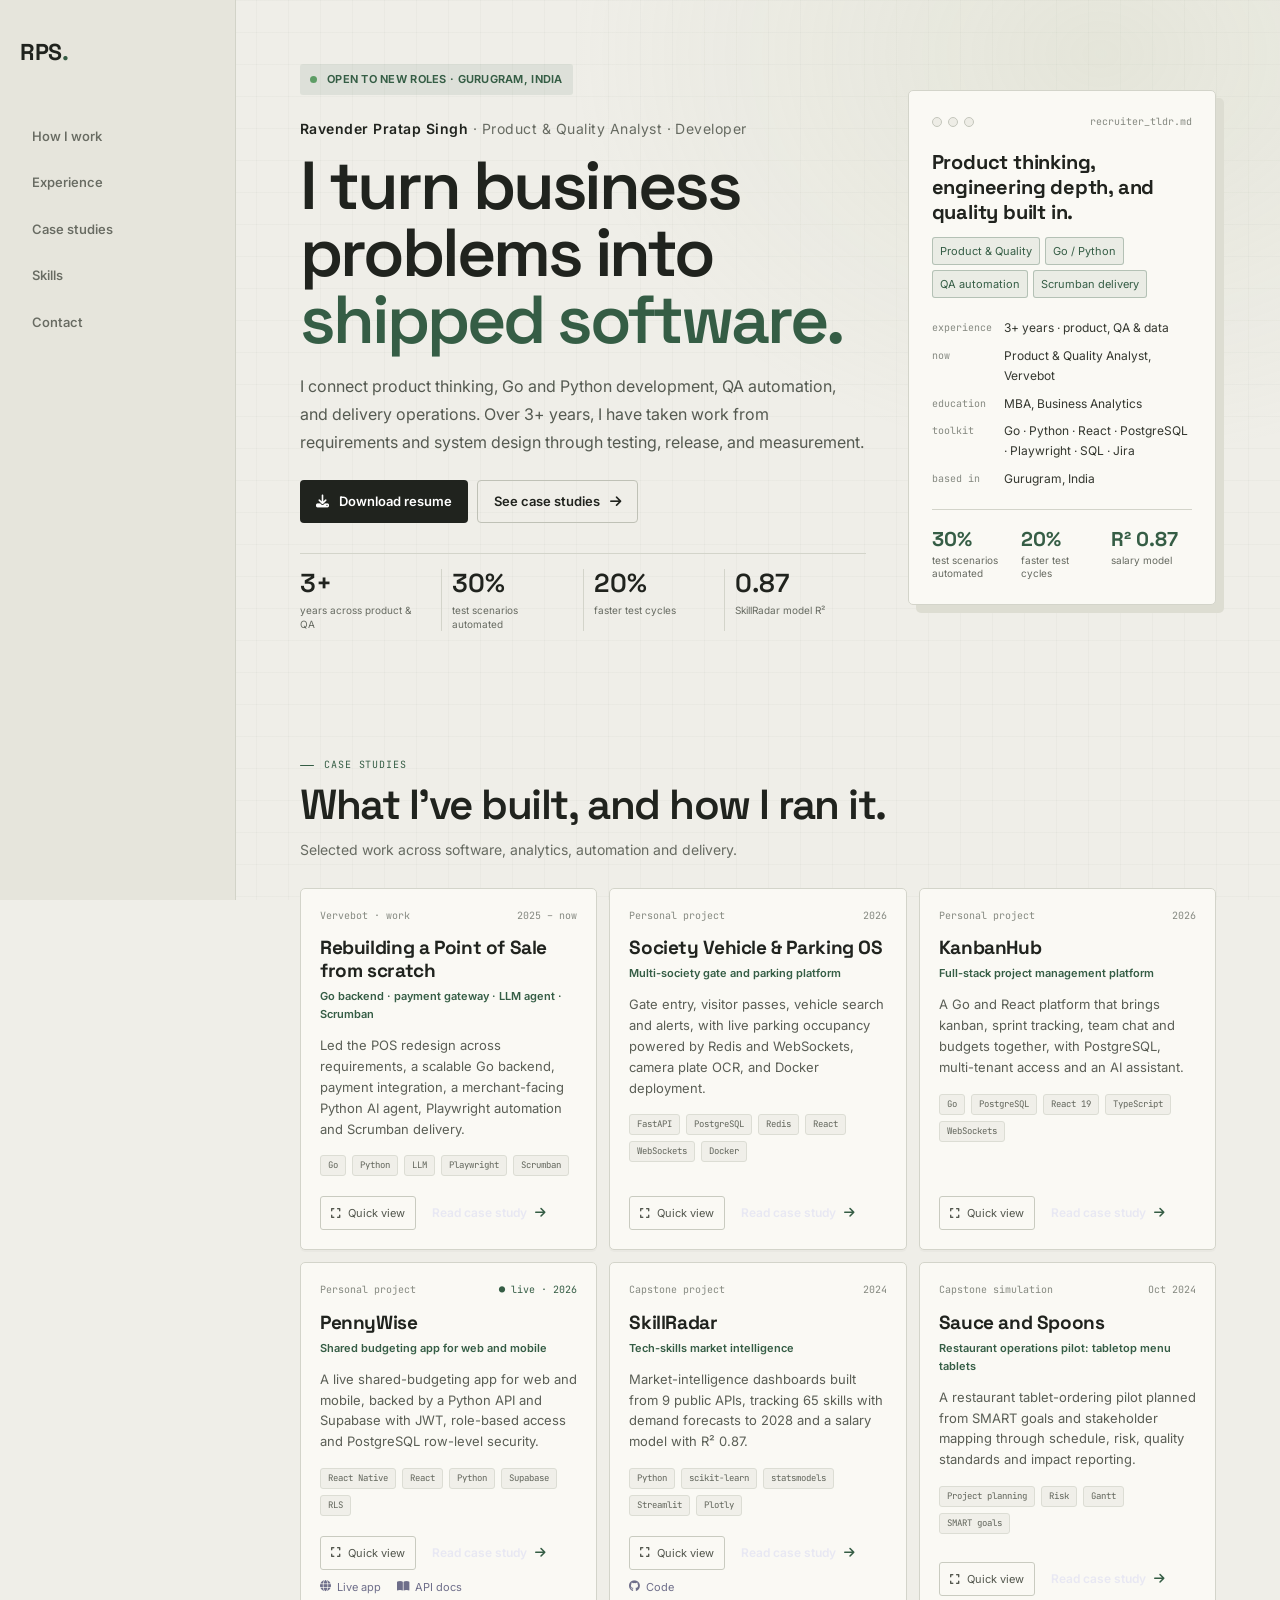
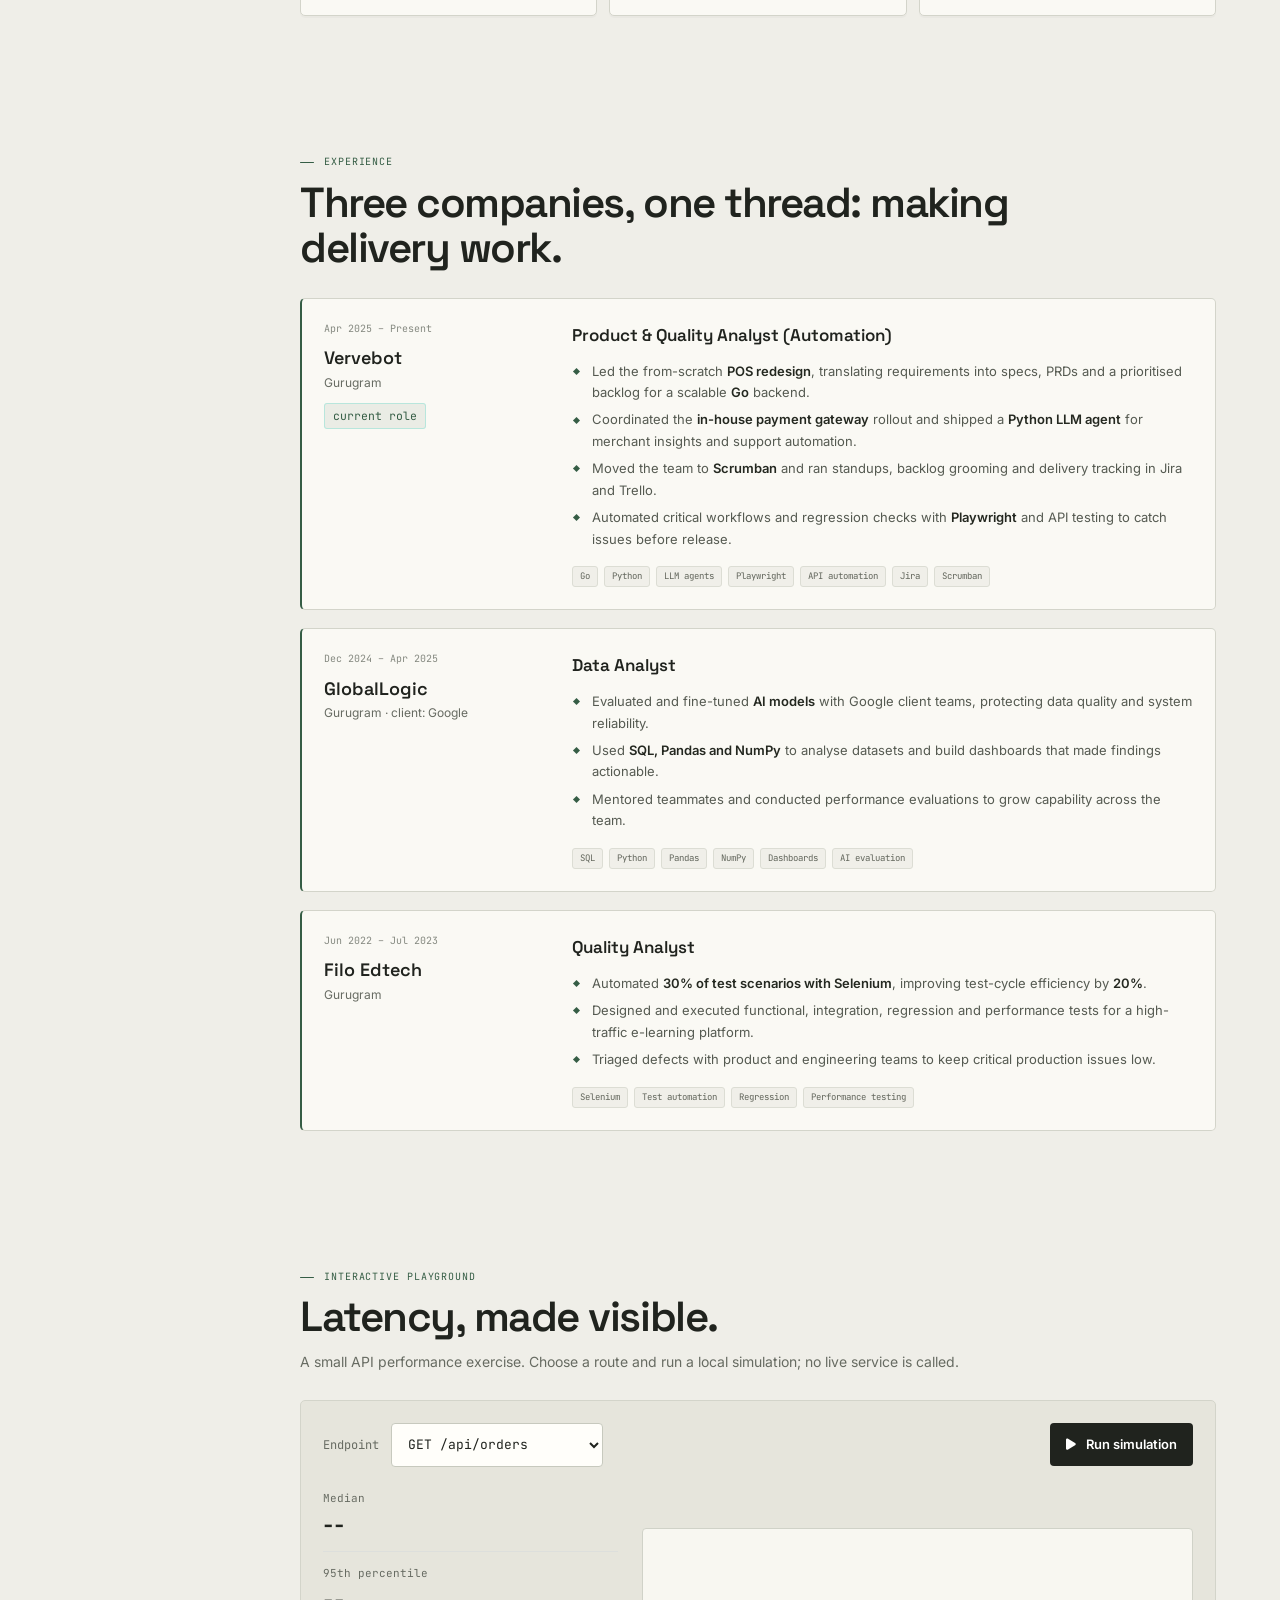
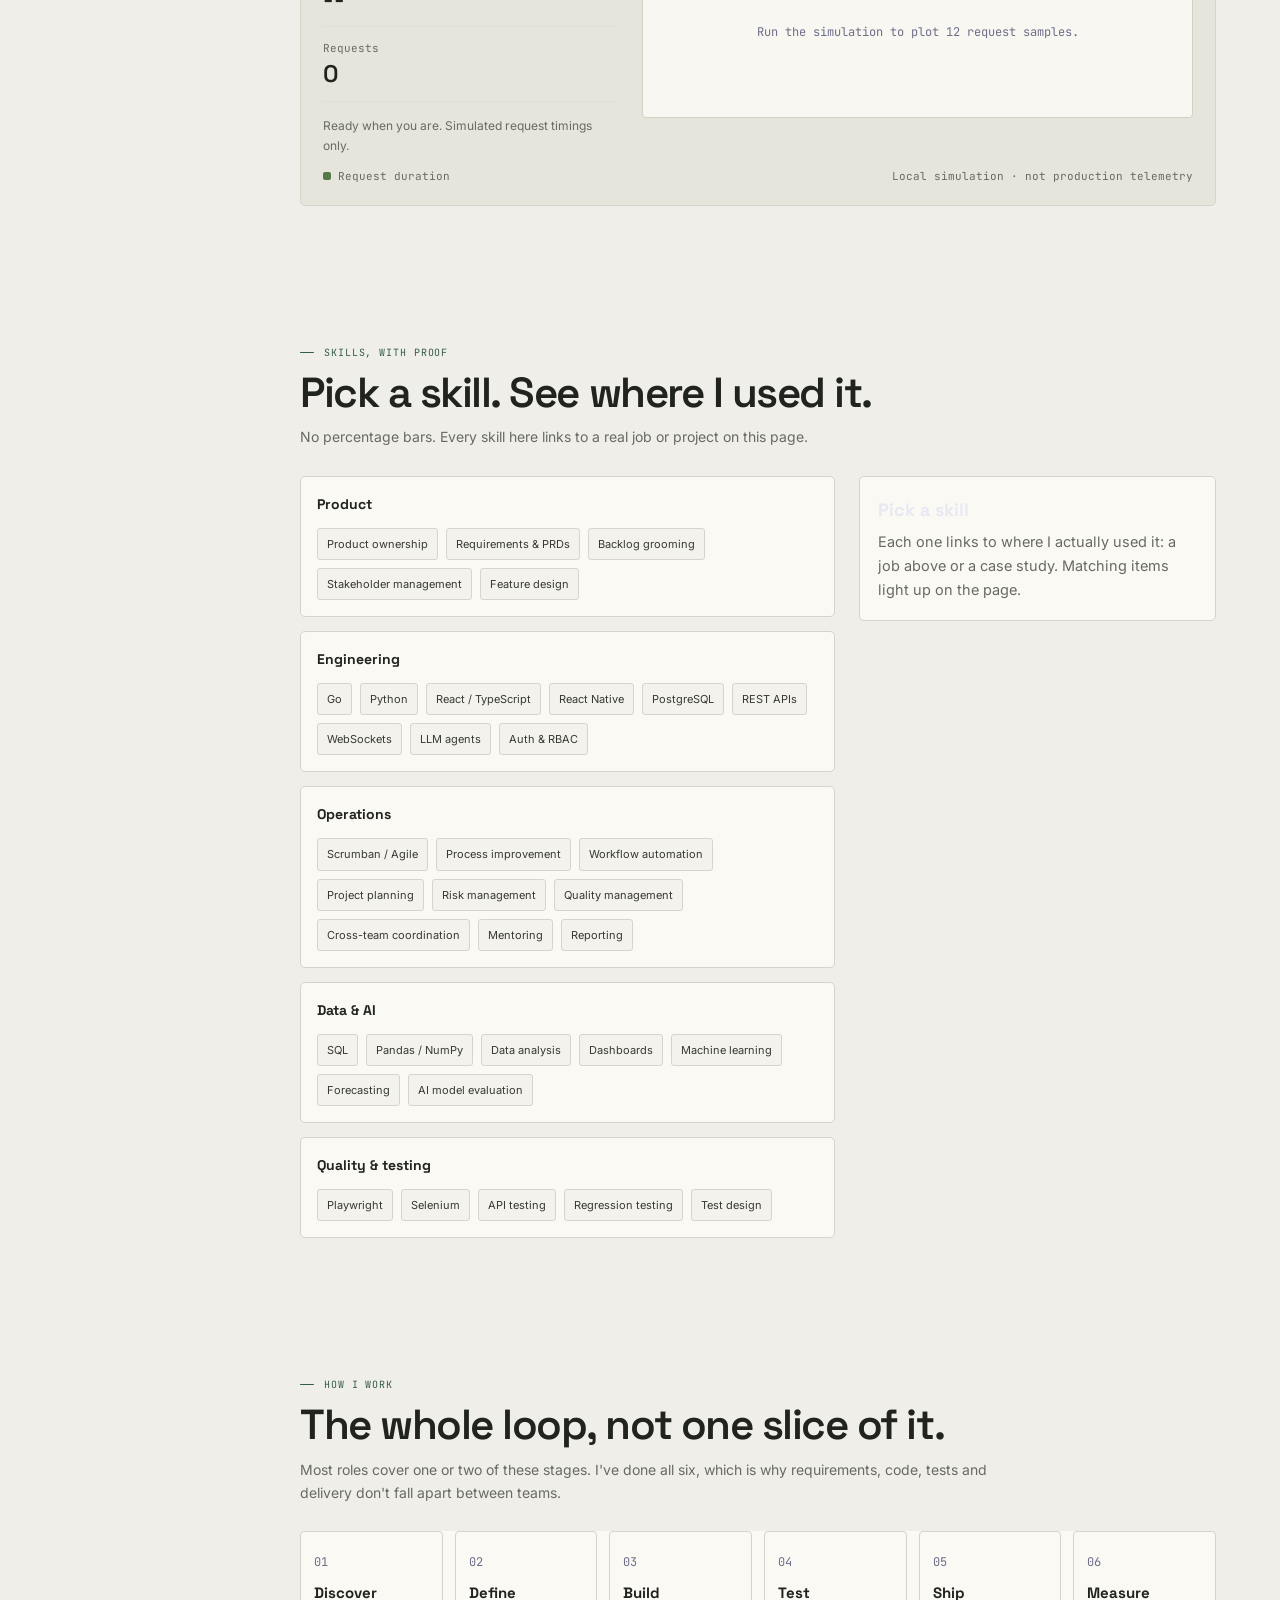
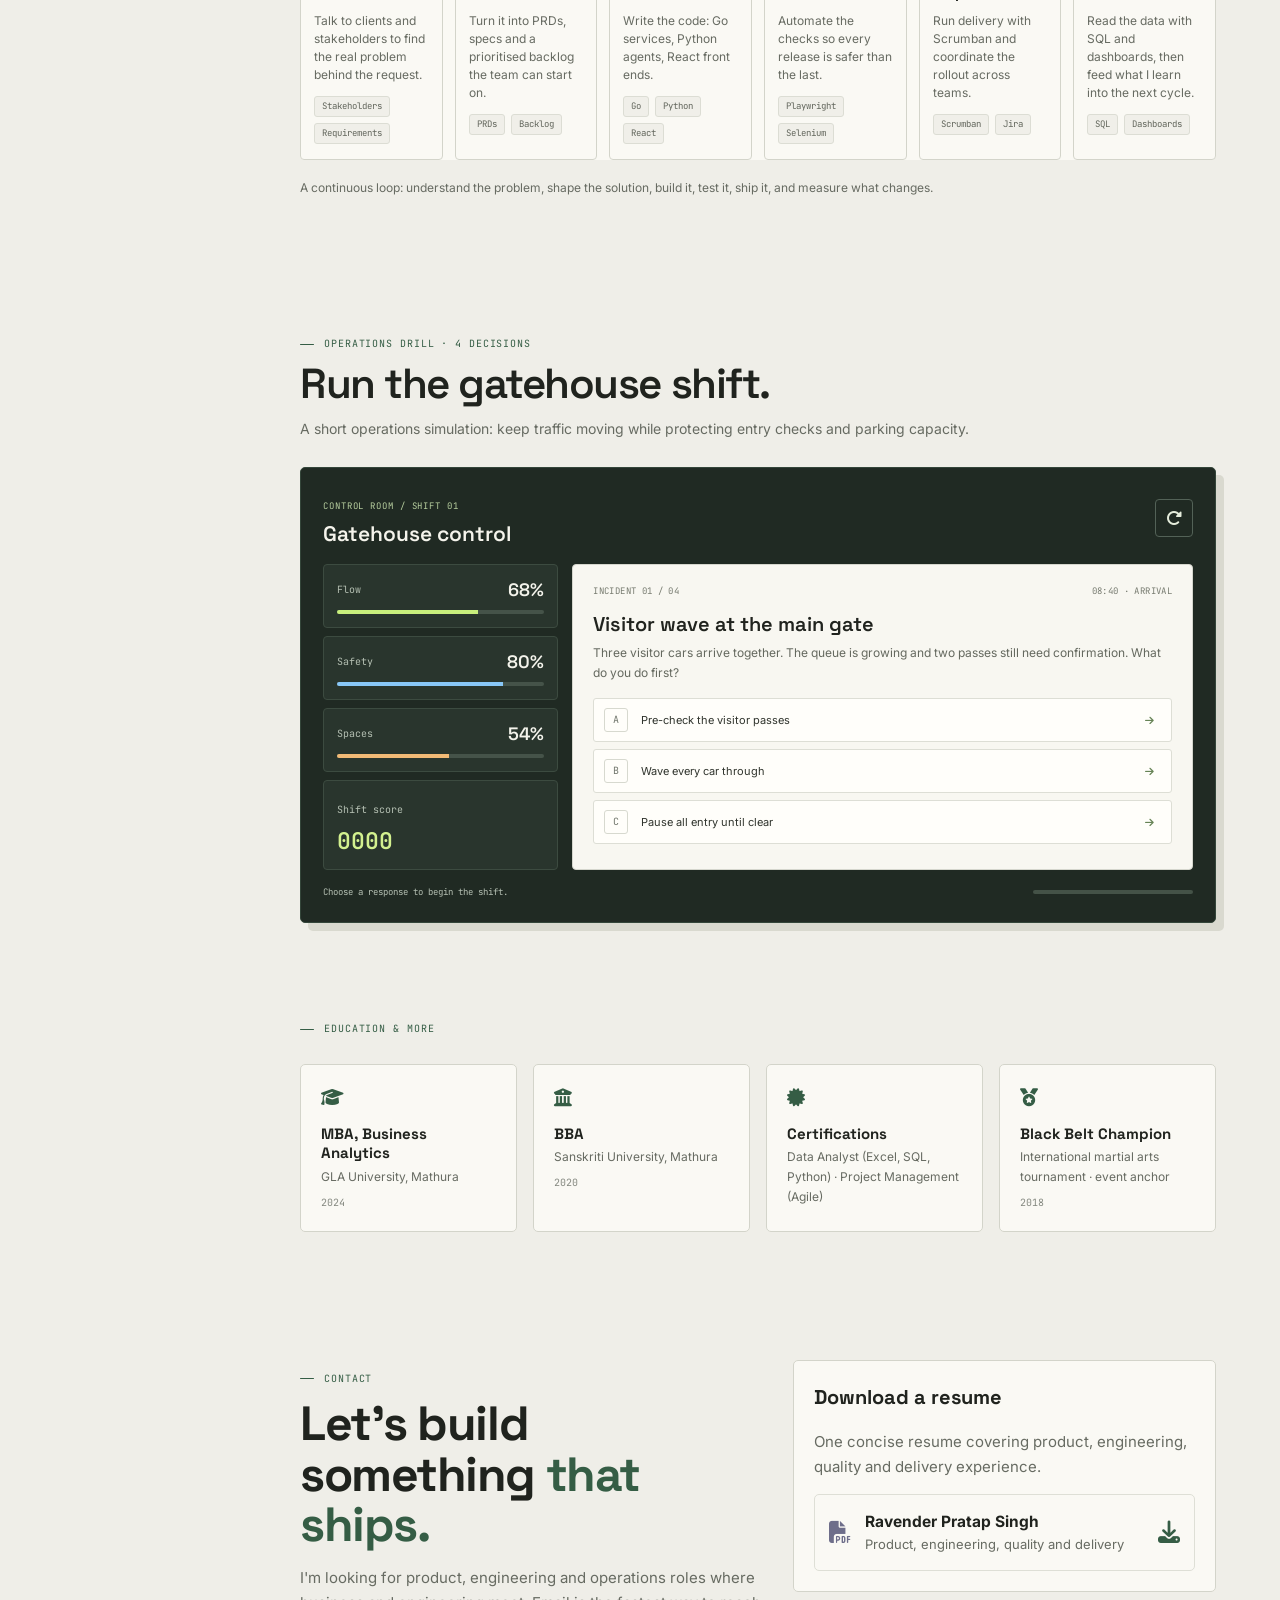
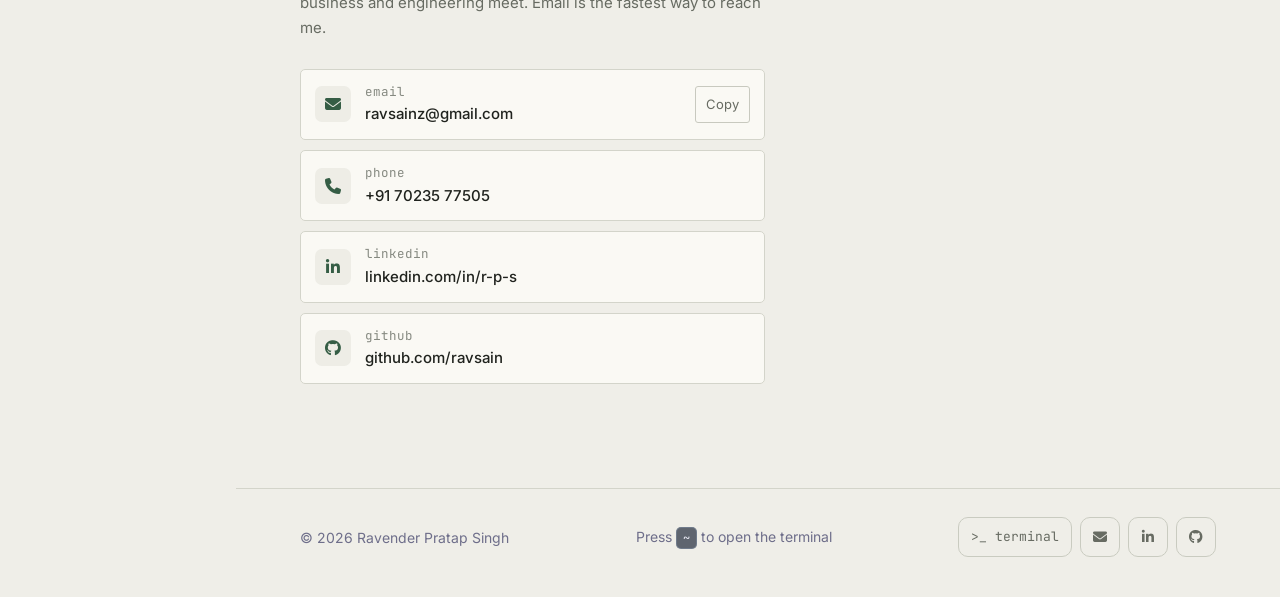
<file: index.html>
﻿<!DOCTYPE html>
<html lang="en">
<head>
<meta charset="UTF-8">
<meta name="viewport" content="width=device-width, initial-scale=1.0">
<title>Ravender Pratap Singh · Product Analyst, Developer &amp; Operations Lead</title>
<meta name="description" content="Ravender Pratap Singh: Product & Quality Analyst with an MBA in Business Analytics and 3+ years across product, QA automation and data. Go, Python, React, SQL, Scrumban. Open to product, engineering and operations roles in Gurugram.">
<meta name="author" content="Ravender Pratap Singh">
<link rel="canonical" href="https://ravsain.github.io/portfolio/">
<meta property="og:type" content="website">
<meta property="og:url" content="https://ravsain.github.io/portfolio/">
<meta property="og:title" content="Ravender Pratap Singh · Product, Engineering & Operations">
<meta property="og:description" content="I turn business problems into shipped software. Go POS rebuild, Python LLM agent, payment gateway, Scrumban delivery. MBA in Business Analytics.">
<meta property="og:image" content="https://ravsain.github.io/portfolio/assets/og.png">
<meta name="twitter:card" content="summary_large_image">
<meta name="theme-color" content="#efeee8">
<link rel="icon" href="data:image/svg+xml,%3Csvg xmlns='http://www.w3.org/2000/svg' viewBox='0 0 64 64'%3E%3Crect width='64' height='64' rx='14' fill='%23e6e5dc'/%3E%3Ctext x='50%25' y='54%25' text-anchor='middle' dominant-baseline='middle' font-family='Arial,sans-serif' font-weight='700' font-size='34' fill='%23355d45'%3ER%3C/text%3E%3C/svg%3E">
<script>
  document.documentElement.classList.add('js');
</script>
<link rel="preconnect" href="https://fonts.googleapis.com">
<link rel="preconnect" href="https://fonts.gstatic.com" crossorigin>
<link href="https://fonts.googleapis.com/css2?family=Inter:wght@400;500;600;700&family=JetBrains+Mono:wght@400;500;600&family=Space+Grotesk:wght@500;600;700&display=swap" rel="stylesheet">
<link rel="stylesheet" href="https://cdnjs.cloudflare.com/ajax/libs/font-awesome/6.4.0/css/all.min.css">
<link rel="stylesheet" href="style.css">
<link rel="stylesheet" href="home-redesign.css">
</head>
<body data-root="">
<a class="skip-link" href="#main">Skip to content</a>

<!-- ── NAV ─────────────────────────────────────────────── -->
<header class="nav">
  <div class="wrap nav-inner">
    <a href="#top" class="logo" aria-label="Ravender Pratap Singh, back to top">RPS<span>.</span></a>
    <nav aria-label="Main">
      <ul class="nav-links">
        <li><a href="#how">How I work</a></li>
        <li><a href="#experience">Experience</a></li>
        <li><a href="#work">Case studies</a></li>
        <li><a href="#skills">Skills</a></li>
        <li><a href="#contact">Contact</a></li>
      </ul>
    </nav>
    <button type="button" class="menu-btn" aria-label="Open menu" aria-expanded="false" aria-controls="mobile-menu"><span></span><span></span><span></span></button>
  </div>
</header>
<div class="mobile-menu" id="mobile-menu">
  <ul>
    <li><a href="#how">How I work</a></li>
    <li><a href="#experience">Experience</a></li>
    <li><a href="#work">Case studies</a></li>
    <li><a href="#skills">Skills</a></li>
    <li><a href="#operations-game">Operations game</a></li>
    <li><a href="#contact">Contact</a></li>
  </ul>
</div>

<main id="main">

<!-- ── HERO ────────────────────────────────────────────── -->
<section class="hero" id="top">
  <div class="wrap hero-grid">
    <div class="hero-copy">
      <span class="status"><i aria-hidden="true"></i> Open to new roles · Gurugram, India</span>

      <p class="hero-name"><b>Ravender Pratap Singh</b> · Product &amp; Quality Analyst · Developer</p>

      <h1 class="hero-title">
        I turn business problems into <em>shipped software.</em>
      </h1>

      <p class="hero-sub">I connect product thinking, Go and Python development, QA automation, and delivery operations. Over 3+ years, I have taken work from requirements and system design through testing, release, and measurement.</p>

      <div class="hero-actions">
        <a class="btn btn-primary" data-cv href="resume/Ravender_Pratap_Singh_Resume.pdf" download>
          <i class="fas fa-download" aria-hidden="true"></i>
          Download resume
        </a>
        <a class="btn btn-ghost" href="#work">See case studies <i class="fas fa-arrow-right" aria-hidden="true"></i></a>
      </div>

      <div class="hero-metrics" aria-label="Selected career outcomes">
        <div><b>3+</b><span>years across product &amp; QA</span></div>
        <div><b>30%</b><span>test scenarios automated</span></div>
        <div><b>20%</b><span>faster test cycles</span></div>
        <div><b>0.87</b><span>SkillRadar model R²</span></div>
      </div>

    </div>

    <!-- recruiter quick-fit card -->
    <aside class="fitcard reveal" aria-label="Quick summary for recruiters">
      <div class="fitcard-top"><div class="dots" aria-hidden="true"><i></i><i></i><i></i></div><span class="mono">recruiter_tldr.md</span></div>

      <h3>Product thinking, engineering depth, and quality built in.</h3>

      <div class="fit-roles"><span>Product &amp; Quality</span><span>Go / Python</span><span>QA automation</span><span>Scrumban delivery</span></div>

      <dl class="fit-facts">
        <dt>experience</dt><dd>3+ years · product, QA &amp; data</dd>
        <dt>now</dt><dd>Product &amp; Quality Analyst, Vervebot</dd>
        <dt>education</dt><dd>MBA, Business Analytics</dd>
        <dt>toolkit</dt>
        <dd>Go · Python · React · PostgreSQL · Playwright · SQL · Jira</dd>
        <dt>based in</dt><dd>Gurugram, India</dd>
      </dl>

      <div class="fit-proof">
        <div><b>30%</b><span>test scenarios automated</span></div>
        <div><b>20%</b><span>faster test cycles</span></div>
        <div><b>R² 0.87</b><span>salary model</span></div>
      </div>
    </aside>
  </div>
</section>

<!-- ── HOW I WORK ──────────────────────────────────────── -->
<section class="section" id="how">
  <div class="wrap">
    <div class="section-head reveal">
      <span class="eyebrow">How I work</span>
      <h2>The whole loop, not one slice of it.</h2>
      <p>Most roles cover one or two of these stages. I've done all six, which is why requirements, code, tests and delivery don't fall apart between teams.</p>
    </div>
    <ol class="cycle reveal" style="list-style:none">
      <li class="stage" data-lenses="product"><h3>Discover</h3><p>Talk to clients and stakeholders to find the real problem behind the request.</p><div class="tags"><span class="tag">Stakeholders</span><span class="tag">Requirements</span></div></li>
      <li class="stage" data-lenses="product ops"><h3>Define</h3><p>Turn it into PRDs, specs and a prioritised backlog the team can start on.</p><div class="tags"><span class="tag">PRDs</span><span class="tag">Backlog</span></div></li>
      <li class="stage" data-lenses="eng"><h3>Build</h3><p>Write the code: Go services, Python agents, React front ends.</p><div class="tags"><span class="tag">Go</span><span class="tag">Python</span><span class="tag">React</span></div></li>
      <li class="stage" data-lenses="eng ops"><h3>Test</h3><p>Automate the checks so every release is safer than the last.</p><div class="tags"><span class="tag">Playwright</span><span class="tag">Selenium</span></div></li>
      <li class="stage" data-lenses="ops"><h3>Ship</h3><p>Run delivery with Scrumban and coordinate the rollout across teams.</p><div class="tags"><span class="tag">Scrumban</span><span class="tag">Jira</span></div></li>
      <li class="stage" data-lenses="product ops"><h3>Measure</h3><p>Read the data with SQL and dashboards, then feed what I learn into the next cycle.</p><div class="tags"><span class="tag">SQL</span><span class="tag">Dashboards</span></div></li>
    </ol>
    <p class="cycle-note">A continuous loop: understand the problem, shape the solution, build it, test it, ship it, and measure what changes.</p>
  </div>
</section>

<!-- ── EXPERIENCE ──────────────────────────────────────── -->
<section class="section" id="experience">
  <div class="wrap">
    <div class="section-head reveal">
      <span class="eyebrow">Experience</span>
      <h2>Three companies, one thread: making delivery work.</h2>
    </div>

    <div class="timeline">
      <article class="job reveal" id="exp-vervebot" data-title="Vervebot · Product &amp; Quality Analyst" data-context="Experience · Apr 2025 – present"
        data-skills="product-ownership requirements backlog stakeholders go python llm scrumban process automation coordination playwright api-testing regression">
        <div class="job-side">
          <div class="job-when">Apr 2025 – Present</div>
          <div class="job-org">Vervebot</div>
          <div class="job-place">Gurugram</div>
          <span class="now">current role</span>
        </div>
        <div>
          <h3 class="job-role">Product &amp; Quality Analyst (Automation)</h3>
          <ul class="points">
            <li>Led the from-scratch <strong>POS redesign</strong>, translating requirements into specs, PRDs and a prioritised backlog for a scalable <strong>Go</strong> backend.</li>
            <li>Coordinated the <strong>in-house payment gateway</strong> rollout and shipped a <strong>Python LLM agent</strong> for merchant insights and support automation.</li>
            <li>Moved the team to <strong>Scrumban</strong> and ran standups, backlog grooming and delivery tracking in Jira and Trello.</li>
            <li>Automated critical workflows and regression checks with <strong>Playwright</strong> and API testing to catch issues before release.</li>
          </ul>
          <div class="tags">
            <span class="tag">Go</span><span class="tag">Python</span><span class="tag">LLM agents</span><span class="tag">Playwright</span><span class="tag">API automation</span><span class="tag">Jira</span><span class="tag">Scrumban</span>
          </div>
        </div>
      </article>

      <article class="job reveal" id="exp-globallogic" data-title="GlobalLogic (client: Google) · Data Analyst" data-context="Experience · Dec 2024 – Apr 2025"
        data-skills="sql pandas dashboards ai-eval python mentoring stakeholders data-analysis reporting">
        <div class="job-side">
          <div class="job-when">Dec 2024 – Apr 2025</div>
          <div class="job-org">GlobalLogic</div>
          <div class="job-place">Gurugram · client: Google</div>
        </div>
        <div>
          <h3 class="job-role">Data Analyst</h3>
          <ul class="points">
            <li>Evaluated and fine-tuned <strong>AI models</strong> with Google client teams, protecting data quality and system reliability.</li>
            <li>Used <strong>SQL, Pandas and NumPy</strong> to analyse datasets and build dashboards that made findings actionable.</li>
            <li>Mentored teammates and conducted performance evaluations to grow capability across the team.</li>
          </ul>
          <div class="tags"><span class="tag">SQL</span><span class="tag">Python</span><span class="tag">Pandas</span><span class="tag">NumPy</span><span class="tag">Dashboards</span><span class="tag">AI evaluation</span></div>
        </div>
      </article>

      <article class="job reveal" id="exp-filo" data-title="Filo Edtech · Quality Analyst" data-context="Experience · Jun 2022 – Jul 2023"
        data-skills="selenium regression test-design automation process quality coordination">
        <div class="job-side">
          <div class="job-when">Jun 2022 – Jul 2023</div>
          <div class="job-org">Filo Edtech</div>
          <div class="job-place">Gurugram</div>
        </div>
        <div>
          <h3 class="job-role">Quality Analyst</h3>
          <ul class="points">
            <li>Automated <strong>30% of test scenarios with Selenium</strong>, improving test-cycle efficiency by <strong>20%</strong>.</li>
            <li>Designed and executed functional, integration, regression and performance tests for a high-traffic e-learning platform.</li>
            <li>Triaged defects with product and engineering teams to keep critical production issues low.</li>
          </ul>
          <div class="tags"><span class="tag">Selenium</span><span class="tag">Test automation</span><span class="tag">Regression</span><span class="tag">Performance testing</span></div>
        </div>
      </article>
    </div>
  </div>
</section>

<!-- ── CASE STUDIES ────────────────────────────────────── -->
<section class="section" id="work">
  <div class="wrap">
    <div class="section-head reveal">
      <span class="eyebrow">Case studies</span>
      <h2>What I've built, and how I ran it.</h2>
      <p>Selected work across software, analytics, automation and delivery.</p>
    </div>

    <div class="work-grid">

      <article class="work-card reveal" id="work-pos"
        data-title="Vervebot POS platform" data-context="Case study · 2025 – present"
        data-skills="product-ownership requirements backlog stakeholders go python llm scrumban process automation coordination playwright api-testing">
        <div class="work-meta"><span>Vervebot · work</span><span>2025 – now</span></div>
        <h3>Rebuilding a Point of Sale from scratch</h3>
        <div class="what">Go backend · payment gateway · LLM agent · Scrumban</div>
        <p>Led the POS redesign across requirements, a scalable Go backend, payment integration, a merchant-facing Python AI agent, Playwright automation and Scrumban delivery.</p>
        <div class="tags"><span class="tag">Go</span><span class="tag">Python</span><span class="tag">LLM</span><span class="tag">Playwright</span><span class="tag">Scrumban</span></div>
        <div class="work-foot">
          <button type="button" class="work-expand" data-project-open aria-label="Quick view: Vervebot POS platform"><i class="fas fa-expand" aria-hidden="true"></i> Quick view</button>
          <a class="work-link stretched" href="work/vervebot-pos.html">Read case study <i class="fas fa-arrow-right" aria-hidden="true"></i></a>
        </div>
      </article>

      <article class="work-card reveal" id="work-parking-os"
        data-title="Society Vehicle &amp; Parking OS" data-context="Personal project · 2026"
        data-skills="python react postgres rest-api websockets">
        <div class="work-meta"><span>Personal project</span><span>2026</span></div>
        <h3>Society Vehicle &amp; Parking OS</h3>
        <div class="what">Multi-society gate and parking platform</div>
        <p>Gate entry, visitor passes, vehicle search and alerts, with live parking occupancy powered by Redis and WebSockets, camera plate OCR, and Docker deployment.</p>
        <div class="tags"><span class="tag">FastAPI</span><span class="tag">PostgreSQL</span><span class="tag">Redis</span><span class="tag">React</span><span class="tag">WebSockets</span><span class="tag">Docker</span></div>
        <div class="work-foot">
          <button type="button" class="work-expand" data-project-open aria-label="Quick view: Society Vehicle &amp; Parking OS"><i class="fas fa-expand" aria-hidden="true"></i> Quick view</button>
          <a class="work-link stretched" href="work/parking-os.html">Read case study <i class="fas fa-arrow-right" aria-hidden="true"></i></a>
        </div>
      </article>

      <article class="work-card reveal" id="work-kanbanhub"
        data-title="KanbanHub" data-context="Project · 2026"
        data-skills="go react postgres rest-api websockets llm auth feature-design">
        <div class="work-meta"><span>Personal project</span><span>2026</span></div>
        <h3>KanbanHub</h3>
        <div class="what">Full-stack project management platform</div>
        <p>A Go and React platform that brings kanban, sprint tracking, team chat and budgets together, with PostgreSQL, multi-tenant access and an AI assistant.</p>
        <div class="tags"><span class="tag">Go</span><span class="tag">PostgreSQL</span><span class="tag">React 19</span><span class="tag">TypeScript</span><span class="tag">WebSockets</span></div>
        <div class="work-foot">
          <button type="button" class="work-expand" data-project-open aria-label="Quick view: KanbanHub"><i class="fas fa-expand" aria-hidden="true"></i> Quick view</button>
          <a class="work-link stretched" href="work/kanbanhub.html">Read case study <i class="fas fa-arrow-right" aria-hidden="true"></i></a>
          <!-- TODO: paste KanbanHub links (they stay hidden while href="#") -->
          <a class="work-ext" data-slot href="#" target="_blank" rel="noopener"><i class="fas fa-globe" aria-hidden="true"></i> Live demo</a>
          <a class="work-ext" data-slot href="#" target="_blank" rel="noopener"><i class="fab fa-github" aria-hidden="true"></i> Code</a>
        </div>
      </article>

      <article class="work-card reveal" id="work-pennywise"
        data-title="PennyWise" data-context="Project · 2026 · live"
        data-skills="react react-native python postgres rest-api auth feature-design product-ownership">
        <div class="work-meta"><span>Personal project</span><span class="live">● live · 2026</span></div>
        <h3>PennyWise</h3>
        <div class="what">Shared budgeting app for web and mobile</div>
        <p>A live shared-budgeting app for web and mobile, backed by a Python API and Supabase with JWT, role-based access and PostgreSQL row-level security.</p>
        <div class="tags"><span class="tag">React Native</span><span class="tag">React</span><span class="tag">Python</span><span class="tag">Supabase</span><span class="tag">RLS</span></div>
        <div class="work-foot">
          <button type="button" class="work-expand" data-project-open aria-label="Quick view: PennyWise"><i class="fas fa-expand" aria-hidden="true"></i> Quick view</button>
          <a class="work-link stretched" href="work/pennywise.html">Read case study <i class="fas fa-arrow-right" aria-hidden="true"></i></a>
          <a class="work-ext" href="https://pennywise-rav.vercel.app" target="_blank" rel="noopener"><i class="fas fa-globe" aria-hidden="true"></i> Live app</a>
          <a class="work-ext" href="https://mybudgetapp-e7yy.onrender.com/docs" target="_blank" rel="noopener"><i class="fas fa-book-open" aria-hidden="true"></i> API docs</a>
          <!-- TODO: paste PennyWise GitHub link -->
          <a class="work-ext" data-slot href="#" target="_blank" rel="noopener"><i class="fab fa-github" aria-hidden="true"></i> Code</a>
        </div>
      </article>

      <article class="work-card reveal" id="work-skillradar"
        data-title="SkillRadar" data-context="Capstone · 2024"
        data-skills="python ml forecasting dashboards data-analysis">
        <div class="work-meta"><span>Capstone project</span><span>2024</span></div>
        <h3>SkillRadar</h3>
        <div class="what">Tech-skills market intelligence</div>
        <p>Market-intelligence dashboards built from 9 public APIs, tracking 65 skills with demand forecasts to 2028 and a salary model with R² 0.87.</p>
        <div class="tags"><span class="tag">Python</span><span class="tag">scikit-learn</span><span class="tag">statsmodels</span><span class="tag">Streamlit</span><span class="tag">Plotly</span></div>
        <div class="work-foot">
          <button type="button" class="work-expand" data-project-open aria-label="Quick view: SkillRadar"><i class="fas fa-expand" aria-hidden="true"></i> Quick view</button>
          <a class="work-link stretched" href="work/skillradar.html">Read case study <i class="fas fa-arrow-right" aria-hidden="true"></i></a>
          <a class="work-ext" href="https://github.com/ravsain/Analysis-on-Emerging-Technology-Skills-and-Trends" target="_blank" rel="noopener"><i class="fab fa-github" aria-hidden="true"></i> Code</a>
          <!-- TODO: paste SkillRadar live dashboard link -->
          <a class="work-ext" data-slot href="#" target="_blank" rel="noopener"><i class="fas fa-globe" aria-hidden="true"></i> Live dashboard</a>
        </div>
      </article>

      <article class="work-card reveal" id="work-sauce"
        data-title="Sauce and Spoons" data-context="Capstone · Oct 2024"
        data-skills="planning risk quality stakeholders requirements reporting">
        <div class="work-meta"><span>Capstone simulation</span><span>Oct 2024</span></div>
        <h3>Sauce and Spoons</h3>
        <div class="what">Restaurant operations pilot: tabletop menu tablets</div>
        <p>A restaurant tablet-ordering pilot planned from SMART goals and stakeholder mapping through schedule, risk, quality standards and impact reporting.</p>
        <div class="tags"><span class="tag">Project planning</span><span class="tag">Risk</span><span class="tag">Gantt</span><span class="tag">SMART goals</span></div>
        <div class="work-foot">
          <button type="button" class="work-expand" data-project-open aria-label="Quick view: Sauce and Spoons"><i class="fas fa-expand" aria-hidden="true"></i> Quick view</button>
          <a class="work-link stretched" href="work/sauce-and-spoons.html">Read case study <i class="fas fa-arrow-right" aria-hidden="true"></i></a>
          <!-- TODO: paste a link to the project report or slides -->
          <a class="work-ext" data-slot href="#" target="_blank" rel="noopener"><i class="fas fa-file-lines" aria-hidden="true"></i> Report</a>
        </div>
      </article>

    </div>
  </div>
</section>

<!-- ── SKILLS EXPLORER ─────────────────────────────────── -->
<section class="section" id="skills">
  <div class="wrap">
    <div class="section-head reveal">
      <span class="eyebrow">Skills, with proof</span>
      <h2>Pick a skill. See where I used it.</h2>
      <p>No percentage bars. Every skill here links to a real job or project on this page.</p>
    </div>

    <div class="explorer">
      <div class="skill-groups reveal">
        <div class="skill-group" data-lens="product">
          <h3>Product <small>your view</small></h3>
          <div class="skill-list">
            <button type="button" class="skill" data-skill="product-ownership" aria-pressed="false">Product ownership</button>
            <button type="button" class="skill" data-skill="requirements" aria-pressed="false">Requirements &amp; PRDs</button>
            <button type="button" class="skill" data-skill="backlog" aria-pressed="false">Backlog grooming</button>
            <button type="button" class="skill" data-skill="stakeholders" aria-pressed="false">Stakeholder management</button>
            <button type="button" class="skill" data-skill="feature-design" aria-pressed="false">Feature design</button>
          </div>
        </div>
        <div class="skill-group" data-lens="eng">
          <h3>Engineering <small>your view</small></h3>
          <div class="skill-list">
            <button type="button" class="skill" data-skill="go" aria-pressed="false">Go</button>
            <button type="button" class="skill" data-skill="python" aria-pressed="false">Python</button>
            <button type="button" class="skill" data-skill="react" aria-pressed="false">React / TypeScript</button>
            <button type="button" class="skill" data-skill="react-native" aria-pressed="false">React Native</button>
            <button type="button" class="skill" data-skill="postgres" aria-pressed="false">PostgreSQL</button>
            <button type="button" class="skill" data-skill="rest-api" aria-pressed="false">REST APIs</button>
            <button type="button" class="skill" data-skill="websockets" aria-pressed="false">WebSockets</button>
            <button type="button" class="skill" data-skill="llm" aria-pressed="false">LLM agents</button>
            <button type="button" class="skill" data-skill="auth" aria-pressed="false">Auth &amp; RBAC</button>
          </div>
        </div>
        <div class="skill-group" data-lens="ops">
          <h3>Operations <small>your view</small></h3>
          <div class="skill-list">
            <button type="button" class="skill" data-skill="scrumban" aria-pressed="false">Scrumban / Agile</button>
            <button type="button" class="skill" data-skill="process" aria-pressed="false">Process improvement</button>
            <button type="button" class="skill" data-skill="automation" aria-pressed="false">Workflow automation</button>
            <button type="button" class="skill" data-skill="planning" aria-pressed="false">Project planning</button>
            <button type="button" class="skill" data-skill="risk" aria-pressed="false">Risk management</button>
            <button type="button" class="skill" data-skill="quality" aria-pressed="false">Quality management</button>
            <button type="button" class="skill" data-skill="coordination" aria-pressed="false">Cross-team coordination</button>
            <button type="button" class="skill" data-skill="mentoring" aria-pressed="false">Mentoring</button>
            <button type="button" class="skill" data-skill="reporting" aria-pressed="false">Reporting</button>
          </div>
        </div>
        <div class="skill-group" data-lens="data">
          <h3>Data &amp; AI</h3>
          <div class="skill-list">
            <button type="button" class="skill" data-skill="sql" aria-pressed="false">SQL</button>
            <button type="button" class="skill" data-skill="pandas" aria-pressed="false">Pandas / NumPy</button>
            <button type="button" class="skill" data-skill="data-analysis" aria-pressed="false">Data analysis</button>
            <button type="button" class="skill" data-skill="dashboards" aria-pressed="false">Dashboards</button>
            <button type="button" class="skill" data-skill="ml" aria-pressed="false">Machine learning</button>
            <button type="button" class="skill" data-skill="forecasting" aria-pressed="false">Forecasting</button>
            <button type="button" class="skill" data-skill="ai-eval" aria-pressed="false">AI model evaluation</button>
          </div>
        </div>
        <div class="skill-group" data-lens="quality">
          <h3>Quality &amp; testing</h3>
          <div class="skill-list">
            <button type="button" class="skill" data-skill="playwright" aria-pressed="false">Playwright</button>
            <button type="button" class="skill" data-skill="selenium" aria-pressed="false">Selenium</button>
            <button type="button" class="skill" data-skill="api-testing" aria-pressed="false">API testing</button>
            <button type="button" class="skill" data-skill="regression" aria-pressed="false">Regression testing</button>
            <button type="button" class="skill" data-skill="test-design" aria-pressed="false">Test design</button>
          </div>
        </div>
      </div>

      <div class="proof reveal" id="proof" aria-live="polite">
        <div class="proof-empty"><b>Pick a skill</b>Each one links to where I actually used it: a job above or a case study. Matching items light up on the page.</div>
      </div>
    </div>
  </div>
</section>

<!-- ── INTERACTIVE PLAYGROUND ──────────────────────────── -->
<section class="section" id="playground">
  <div class="wrap">
    <div class="section-head reveal">
      <span class="eyebrow">Interactive playground</span>
      <h2>Latency, made visible.</h2>
      <p>A small API performance exercise. Choose a route and run a local simulation; no live service is called.</p>
    </div>
    <div class="latency-lab reveal">
      <div class="latency-controls">
        <label for="latency-route">Endpoint</label>
        <select id="latency-route">
          <option value="orders">GET /api/orders</option>
          <option value="health">GET /api/health</option>
          <option value="payments">POST /api/payments</option>
        </select>
        <button type="button" class="btn btn-primary" id="run-simulation"><i class="fas fa-play" aria-hidden="true"></i> Run simulation</button>
      </div>
      <div class="latency-main">
        <div class="latency-results" id="latency-results" aria-live="polite">
          <div class="latency-stats">
            <div><span>Median</span><b data-latency-median>--</b></div>
            <div><span>95th percentile</span><b data-latency-p95>--</b></div>
            <div><span>Requests</span><b data-latency-count>0</b></div>
          </div>
          <p class="latency-status" data-latency-status>Ready when you are. Simulated request timings only.</p>
        </div>
        <div class="latency-chart" id="latency-chart" role="img" aria-label="Simulated request latency chart">
          <p class="latency-empty">Run the simulation to plot 12 request samples.</p>
        </div>
      </div>
      <div class="latency-legend"><span><i></i> Request duration</span><span>Local simulation · not production telemetry</span></div>
    </div>
  </div>
</section>

<!-- ── OPERATIONS GAME ─────────────────────────────────── -->
<section class="section" id="operations-game">
  <div class="wrap">
    <div class="section-head reveal">
      <span class="eyebrow">Operations drill · 4 decisions</span>
      <h2>Run the gatehouse shift.</h2>
      <p>A short operations simulation: keep traffic moving while protecting entry checks and parking capacity.</p>
    </div>
    <div class="ops-game reveal" id="ops-game">
      <div class="ops-game-head">
        <div><span class="ops-kicker mono">CONTROL ROOM / SHIFT 01</span><h3>Gatehouse control</h3></div>
        <button type="button" class="ops-reset" data-ops-reset aria-label="Restart the shift" title="Restart the shift"><i class="fas fa-rotate-right" aria-hidden="true"></i></button>
      </div>
      <div class="ops-game-main">
        <div class="ops-metrics" aria-label="Shift metrics">
          <div class="ops-metric"><div><span>Flow</span><b data-op-flow>68%</b></div><div class="ops-track"><i data-op-flowbar></i></div></div>
          <div class="ops-metric"><div><span>Safety</span><b data-op-safety>80%</b></div><div class="ops-track"><i data-op-safetybar></i></div></div>
          <div class="ops-metric"><div><span>Spaces</span><b data-op-spaces>54%</b></div><div class="ops-track"><i data-op-spacesbar></i></div></div>
          <div class="ops-score"><span>Shift score</span><b data-op-score>0000</b></div>
        </div>
        <div class="ops-scenario">
          <div class="ops-scenario-meta"><span class="mono" data-op-round>INCIDENT 01 / 04</span><span data-op-time>08:40 · ARRIVAL</span></div>
          <h4 data-op-title>Visitor wave at the main gate</h4>
          <p data-op-prompt>Three visitor cars arrive together. The queue is growing and two passes still need confirmation. What do you do first?</p>
          <div class="ops-actions" data-op-actions>
            <button type="button" class="ops-choice" data-op-choice="0"><span class="ops-choice-key">A</span><span data-op-choice-label>Pre-check the visitor passes</span><i class="fas fa-arrow-right" aria-hidden="true"></i></button>
            <button type="button" class="ops-choice" data-op-choice="1"><span class="ops-choice-key">B</span><span data-op-choice-label>Wave every car through</span><i class="fas fa-arrow-right" aria-hidden="true"></i></button>
            <button type="button" class="ops-choice" data-op-choice="2"><span class="ops-choice-key">C</span><span data-op-choice-label>Pause all entry until clear</span><i class="fas fa-arrow-right" aria-hidden="true"></i></button>
          </div>
          <p class="ops-feedback" data-op-feedback aria-live="polite" hidden></p>
          <button type="button" class="btn btn-primary ops-next" data-op-next hidden>Next incident <i class="fas fa-arrow-right" aria-hidden="true"></i></button>
        </div>
      </div>
      <div class="ops-game-foot"><span class="mono" data-op-status>Choose a response to begin the shift.</span><div class="ops-progress" role="progressbar" aria-label="Shift progress" aria-valuemin="0" aria-valuemax="4" aria-valuenow="0"><i data-op-progress></i></div></div>
    </div>
  </div>
</section>

<!-- ── EDUCATION ───────────────────────────────────────── -->
<section class="section" id="education" style="padding-top:24px">
  <div class="wrap">
    <div class="section-head reveal">
      <span class="eyebrow">Education &amp; more</span>
      <h2 class="sr-only">Education, certifications and achievements</h2>
    </div>
    <div class="edu-grid reveal">
      <div class="edu"><i class="fas fa-graduation-cap" aria-hidden="true"></i><b>MBA, Business Analytics</b><span>GLA University, Mathura</span><small>2024</small></div>
      <div class="edu"><i class="fas fa-building-columns" aria-hidden="true"></i><b>BBA</b><span>Sanskriti University, Mathura</span><small>2020</small></div>
      <div class="edu"><i class="fas fa-certificate" aria-hidden="true"></i><b>Certifications</b><span>Data Analyst (Excel, SQL, Python) · Project Management (Agile)</span></div>
      <div class="edu"><i class="fas fa-medal" aria-hidden="true"></i><b>Black Belt Champion</b><span>International martial arts tournament · event anchor</span><small>2018</small></div>
    </div>
  </div>
</section>

<!-- ── CONTACT ─────────────────────────────────────────── -->
<section class="section" id="contact">
  <div class="wrap contact">
    <div class="reveal">
      <span class="eyebrow">Contact</span>
      <h2 style="margin-top:12px">Let's build something <em>that ships.</em></h2>
      <p>I'm looking for product, engineering and operations roles where business and engineering meet. Email is the fastest way to reach me.</p>
      <div class="contact-links">
        <div class="clink">
          <i class="fas fa-envelope" aria-hidden="true"></i>
          <div><span>email</span><a class="stretched" href="mailto:ravsainz@gmail.com"><b>ravsainz@gmail.com</b></a></div>
          <button type="button" class="copy" data-copy="ravsainz@gmail.com" aria-label="Copy email address">Copy</button>
        </div>
        <a class="clink" href="tel:+917023577505"><i class="fas fa-phone" aria-hidden="true"></i><div><span>phone</span><b>+91 70235 77505</b></div></a>
        <a class="clink" href="https://www.linkedin.com/in/r-p-s" target="_blank" rel="noopener"><i class="fab fa-linkedin-in" aria-hidden="true"></i><div><span>linkedin</span><b>linkedin.com/in/r-p-s</b></div></a>
        <a class="clink" href="https://github.com/ravsain" target="_blank" rel="noopener"><i class="fab fa-github" aria-hidden="true"></i><div><span>github</span><b>github.com/ravsain</b></div></a>
      </div>
    </div>

    <div class="cv-box reveal">
      <h3>Download a resume</h3>
      <p>One concise resume covering product, engineering, quality and delivery experience.</p>
      <a class="cv-item" href="resume/Ravender_Pratap_Singh_Resume.pdf" download>
        <i class="fas fa-file-pdf" aria-hidden="true"></i>
        <div><b>Ravender Pratap Singh</b><span>Product, engineering, quality and delivery</span></div>
        <i class="fas fa-download dl" aria-hidden="true"></i>
      </a>
    </div>
  </div>
</section>

</main>

<footer class="footer">
  <div class="wrap footer-inner">
    <span>© <span data-year>2026</span> Ravender Pratap Singh</span>
    <span>Press <kbd>~</kbd> to open the terminal</span>
    <div class="footer-links">
      <button type="button" class="term-open" data-terminal aria-label="Open terminal">&gt;_ terminal</button>
      <a href="mailto:ravsainz@gmail.com" aria-label="Email"><i class="fas fa-envelope" aria-hidden="true"></i></a>
      <a href="https://www.linkedin.com/in/r-p-s" target="_blank" rel="noopener" aria-label="LinkedIn"><i class="fab fa-linkedin-in" aria-hidden="true"></i></a>
      <a href="https://github.com/ravsain" target="_blank" rel="noopener" aria-label="GitHub"><i class="fab fa-github" aria-hidden="true"></i></a>
    </div>
  </div>
</footer>

<dialog class="project-dialog" id="project-dialog" aria-labelledby="project-dialog-title">
  <div class="project-dialog-head">
    <span class="mono" id="project-dialog-context">Project</span>
    <button type="button" data-project-close aria-label="Close project details"><i class="fas fa-xmark" aria-hidden="true"></i></button>
  </div>
  <h2 id="project-dialog-title"></h2>
  <p class="project-dialog-subtitle" id="project-dialog-subtitle"></p>
  <p class="project-dialog-description" id="project-dialog-description"></p>
  <div class="tags" id="project-dialog-tags"></div>
  <a class="btn btn-primary" id="project-dialog-link" href="#">Read full case study <i class="fas fa-arrow-right" aria-hidden="true"></i></a>
</dialog>

<script src="script.js"></script>
</body>
</html>
</file>
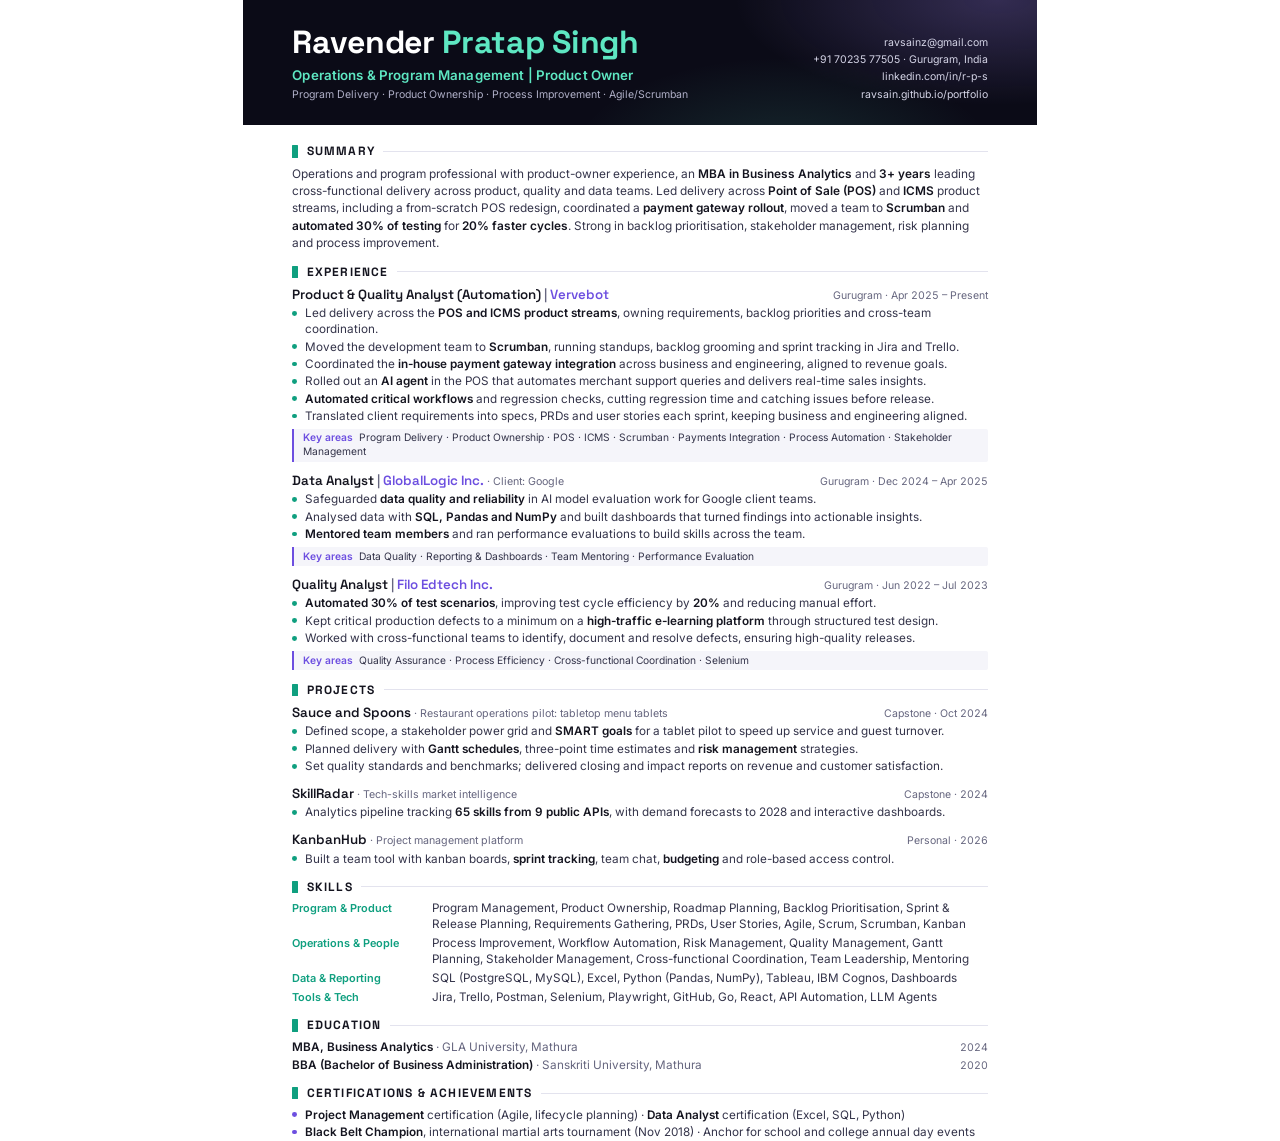
<file: operation-resume/resume.html>
<!DOCTYPE html>
<html lang="en">
<head>
<meta charset="UTF-8">
<title>Ravender Pratap Singh - Resume - Operations, Program Management, Product Owner</title>
<meta name="author" content="Ravender Pratap Singh">
<meta name="keywords" content="Operations Manager, Program Manager, Product Owner, Project Manager, Business Operations, Process Improvement, Workflow Automation, Project Management, Agile, Scrumban, Stakeholder Management, POS, ICMS, SQL, Excel, Dashboards">
<link rel="preconnect" href="https://fonts.googleapis.com">
<link rel="preconnect" href="https://fonts.gstatic.com" crossorigin>
<link href="https://fonts.googleapis.com/css2?family=Inter:wght@400;500;600;700&family=Space+Grotesk:wght@500;600;700&display=swap" rel="stylesheet">
<style>
  /*
    Ravender Pratap Singh — OPERATIONS resume source.
    Edit the text below, then rebuild the PDF with:  bash build.sh

    ATS / AI-screening rules this file follows — keep them when editing:
      1. Single column. No side-by-side text columns or tables.
      2. Standard section titles (Summary, Experience, Projects, Skills, Education, Certifications).
      3. Decoration (bullets, heading marks) is drawn with CSS shapes, never typed characters.
      4. No position:absolute/relative on text, so the PDF text stays in reading order.
      5. Keywords written the way operations job posts write them.
      6. No hidden or white-on-white keyword text — AI screeners flag it.
  */
  @page { size: A4; margin: 0; }

  :root {
    --ink:     #14141f;
    --ink-2:   #34344a;
    --muted:   #66667f;
    --line:    #e3e3ee;
    --tint:    #f5f5fa;
    --mint:    #0f9f7f;
    --mint-lt: #5ee7c2;
    --lav:     #6d4fe0;
    --lav-lt:  #a78bfa;
    --night:   #0b0b17;
  }

  * { margin: 0; padding: 0; box-sizing: border-box; }
  html, body { background: #fff; }
  body {
    font-family: 'Inter', system-ui, sans-serif;
    font-size: 8.8pt;
    line-height: 1.35;
    color: var(--ink-2);
    -webkit-print-color-adjust: exact;
    print-color-adjust: exact;
  }
  a { color: inherit; text-decoration: none; }
  strong { color: var(--ink); font-weight: 600; }

  .page { width: 210mm; margin: 0 auto; }

  /* ── HEADER ─────────────────────────────── */
  header {
    background-color: var(--night);
    background-image:
      radial-gradient(ellipse 55% 140% at 95% 0%, rgba(167,139,250,.26), transparent 60%),
      radial-gradient(ellipse 45% 140% at 68% 130%, rgba(94,231,194,.14), transparent 60%);
    color: #e4e4f0;
    padding: 7mm 13mm 6mm;
    display: flex; justify-content: space-between; align-items: flex-end; gap: 8mm;
  }
  h1 {
    font-family: 'Space Grotesk', sans-serif; font-weight: 700;
    font-size: 24pt; line-height: 1.02; letter-spacing: -.01em; color: #fff;
  }
  h1 .last { color: var(--mint-lt); }
  .tag-line { font-size: 10pt; font-weight: 600; color: var(--mint-lt); margin-top: 2mm; letter-spacing: .01em; }
  .focus-line { margin-top: 1mm; font-size: 7.9pt; color: #b0b0c8; }
  .contact { list-style: none; text-align: right; font-size: 7.9pt; line-height: 1.62; color: #d4d4e6; }
  .contact li { white-space: nowrap; }

  /* ── BODY ───────────────────────────────── */
  main { padding: 4.8mm 13mm 0; }
  section { margin-top: 3mm; }
  section:first-child { margin-top: 0; }
  h2 {
    display: flex; align-items: center; gap: 2.2mm;
    font-family: 'Space Grotesk', sans-serif; font-weight: 700; font-size: 9pt;
    text-transform: uppercase; letter-spacing: .1em; color: var(--ink); margin-bottom: 1.6mm;
  }
  h2::before { content: ""; width: 1.6mm; height: 3.2mm; background: var(--mint); border-radius: .5px; }
  h2::after  { content: ""; flex: 1; height: 1px; background: var(--line); }

  .summary { font-size: 8.9pt; line-height: 1.46; }

  .entry { margin-top: 2.6mm; break-inside: avoid; }
  .entry:first-of-type { margin-top: 0; }
  .entry-head { display: flex; justify-content: space-between; align-items: baseline; gap: 4mm; }
  .role { font-family: 'Space Grotesk', sans-serif; font-weight: 600; font-size: 10pt; color: var(--ink); }
  .role .sep { color: var(--muted); font-weight: 500; }
  .role .org { color: var(--lav); }
  .role .note { font-family: 'Inter', sans-serif; font-size: 8pt; font-weight: 400; color: var(--muted); }
  .when { font-size: 7.9pt; color: var(--muted); white-space: nowrap; font-variant-numeric: tabular-nums; }

  ul.pts { list-style: none; margin-top: .7mm; }
  ul.pts li { padding-left: 3.4mm; text-indent: -3.4mm; margin-top: .4mm; }
  ul.pts li::before {
    content: ""; display: inline-block; width: 1.3mm; height: 1.3mm; margin-right: 2.1mm;
    background: var(--mint); border-radius: 50%; vertical-align: .12em;
  }

  .areas {
    margin-top: 1.1mm; padding: .7mm 2.2mm; background: var(--tint); border-left: 2px solid var(--lav);
    border-radius: 0 2px 2px 0; font-size: 7.7pt; color: var(--ink-2);
  }
  .areas b { color: var(--lav); font-weight: 600; margin-right: 1mm; }

  .skills { display: grid; grid-template-columns: 34mm 1fr; row-gap: .9mm; column-gap: 3mm; }
  .skills dt { font-weight: 600; color: var(--mint); font-size: 8.2pt; }

  .edu-item { display: flex; justify-content: space-between; align-items: baseline; gap: 3mm; margin-top: .7mm; }
  .edu-item:first-of-type { margin-top: 0; }
  .edu-item b { color: var(--ink); font-weight: 600; }
  .edu-item .where { color: var(--muted); }
  .alt ul.pts li::before { background: var(--lav); }
</style>
</head>
<body>
<div class="page">

  <header>
    <div>
      <h1>Ravender <span class="last">Pratap Singh</span></h1>
      <div class="tag-line">Operations &amp; Program Management | Product Owner</div>
      <div class="focus-line">Program Delivery · Product Ownership · Process Improvement · Agile/Scrumban</div>
    </div>
    <ul class="contact">
      <li><a href="mailto:ravsainz@gmail.com">ravsainz@gmail.com</a></li>
      <li><a href="tel:+917023577505">+91 70235 77505</a> · Gurugram, India</li>
      <li><a href="https://www.linkedin.com/in/r-p-s">linkedin.com/in/r-p-s</a></li>
      <li><a href="https://ravsain.github.io/portfolio/">ravsain.github.io/portfolio</a></li>
    </ul>
  </header>

  <main>

    <section>
      <h2>Summary</h2>
      <p class="summary">
        Operations and program professional with product-owner experience, an <strong>MBA in Business Analytics</strong> and <strong>3+ years</strong>
        leading cross-functional delivery across product, quality and data teams. Led delivery across <strong>Point of Sale (POS)</strong> and
        <strong>ICMS</strong> product streams, including a from-scratch POS redesign,
        coordinated a <strong>payment gateway rollout</strong>, moved a team to <strong>Scrumban</strong> and
        <strong>automated 30% of testing</strong> for <strong>20% faster cycles</strong>. Strong in backlog prioritisation,
        stakeholder management, risk planning and process improvement.
      </p>
    </section>

    <section>
      <h2>Experience</h2>

      <div class="entry">
        <div class="entry-head">
          <div class="role">Product &amp; Quality Analyst (Automation) <span class="sep">|</span> <span class="org">Vervebot</span></div>
          <div class="when">Gurugram · Apr 2025 – Present</div>
        </div>
        <ul class="pts">
          <li>Led delivery across the <strong>POS and ICMS product streams</strong>, owning requirements, backlog priorities and cross-team coordination.</li>
          <li>Moved the development team to <strong>Scrumban</strong>, running standups, backlog grooming and sprint tracking in Jira and Trello.</li>
          <li>Coordinated the <strong>in-house payment gateway integration</strong> across business and engineering, aligned to revenue goals.</li>
          <li>Rolled out an <strong>AI agent</strong> in the POS that automates merchant support queries and delivers real-time sales insights.</li>
          <li><strong>Automated critical workflows</strong> and regression checks, cutting regression time and catching issues before release.</li>
          <li>Translated client requirements into specs, PRDs and user stories each sprint, keeping business and engineering aligned.</li>
        </ul>
        <div class="areas"><b>Key areas</b> Program Delivery · Product Ownership · POS · ICMS · Scrumban · Payments Integration · Process Automation · Stakeholder Management</div>
      </div>

      <div class="entry">
        <div class="entry-head">
          <div class="role">Data Analyst <span class="sep">|</span> <span class="org">GlobalLogic Inc.</span> <span class="note">· Client: Google</span></div>
          <div class="when">Gurugram · Dec 2024 – Apr 2025</div>
        </div>
        <ul class="pts">
          <li>Safeguarded <strong>data quality and reliability</strong> in AI model evaluation work for Google client teams.</li>
          <li>Analysed data with <strong>SQL, Pandas and NumPy</strong> and built dashboards that turned findings into actionable insights.</li>
          <li><strong>Mentored team members</strong> and ran performance evaluations to build skills across the team.</li>
        </ul>
        <div class="areas"><b>Key areas</b> Data Quality · Reporting &amp; Dashboards · Team Mentoring · Performance Evaluation</div>
      </div>

      <div class="entry">
        <div class="entry-head">
          <div class="role">Quality Analyst <span class="sep">|</span> <span class="org">Filo Edtech Inc.</span></div>
          <div class="when">Gurugram · Jun 2022 – Jul 2023</div>
        </div>
        <ul class="pts">
          <li><strong>Automated 30% of test scenarios</strong>, improving test cycle efficiency by <strong>20%</strong> and reducing manual effort.</li>
          <li>Kept critical production defects to a minimum on a <strong>high-traffic e-learning platform</strong> through structured test design.</li>
          <li>Worked with cross-functional teams to identify, document and resolve defects, ensuring high-quality releases.</li>
        </ul>
        <div class="areas"><b>Key areas</b> Quality Assurance · Process Efficiency · Cross-functional Coordination · Selenium</div>
      </div>
    </section>

    <section>
      <h2>Projects</h2>

      <div class="entry">
        <div class="entry-head">
          <div class="role">Sauce and Spoons <span class="note">· Restaurant operations pilot: tabletop menu tablets</span></div>
          <div class="when">Capstone · Oct 2024</div>
        </div>
        <ul class="pts">
          <li>Defined scope, a stakeholder power grid and <strong>SMART goals</strong> for a tablet pilot to speed up service and guest turnover.</li>
          <li>Planned delivery with <strong>Gantt schedules</strong>, three-point time estimates and <strong>risk management</strong> strategies.</li>
          <li>Set quality standards and benchmarks; delivered closing and impact reports on revenue and customer satisfaction.</li>
        </ul>
      </div>

      <div class="entry">
        <div class="entry-head">
          <div class="role">SkillRadar <span class="note">· Tech-skills market intelligence</span></div>
          <div class="when">Capstone · 2024</div>
        </div>
        <ul class="pts">
          <li>Analytics pipeline tracking <strong>65 skills from 9 public APIs</strong>, with demand forecasts to 2028 and interactive dashboards.</li>
        </ul>
      </div>

      <div class="entry">
        <div class="entry-head">
          <div class="role">KanbanHub <span class="note">· Project management platform</span></div>
          <div class="when">Personal · 2026</div>
        </div>
        <ul class="pts">
          <li>Built a team tool with kanban boards, <strong>sprint tracking</strong>, team chat, <strong>budgeting</strong> and role-based access control.</li>
        </ul>
      </div>
    </section>

    <section>
      <h2>Skills</h2>
      <dl class="skills">
        <dt>Program &amp; Product</dt>
        <dd>Program Management, Product Ownership, Roadmap Planning, Backlog Prioritisation, Sprint &amp; Release Planning, Requirements Gathering, PRDs, User Stories, Agile, Scrum, Scrumban, Kanban</dd>
        <dt>Operations &amp; People</dt>
        <dd>Process Improvement, Workflow Automation, Risk Management, Quality Management, Gantt Planning, Stakeholder Management, Cross-functional Coordination, Team Leadership, Mentoring</dd>
        <dt>Data &amp; Reporting</dt>
        <dd>SQL (PostgreSQL, MySQL), Excel, Python (Pandas, NumPy), Tableau, IBM Cognos, Dashboards</dd>
        <dt>Tools &amp; Tech</dt>
        <dd>Jira, Trello, Postman, Selenium, Playwright, GitHub, Go, React, API Automation, LLM Agents</dd>
      </dl>
    </section>

    <section>
      <h2>Education</h2>
      <div class="edu-item"><span><b>MBA, Business Analytics</b> <span class="where">· GLA University, Mathura</span></span><span class="when">2024</span></div>
      <div class="edu-item"><span><b>BBA (Bachelor of Business Administration)</b> <span class="where">· Sanskriti University, Mathura</span></span><span class="when">2020</span></div>
    </section>

    <section class="alt">
      <h2>Certifications &amp; Achievements</h2>
      <ul class="pts">
        <li><strong>Project Management</strong> certification (Agile, lifecycle planning) · <strong>Data Analyst</strong> certification (Excel, SQL, Python)</li>
        <li><strong>Black Belt Champion</strong>, international martial arts tournament (Nov 2018) · Anchor for school and college annual day events</li>
      </ul>
    </section>

  </main>
</div>
</body>
</html>
</file>
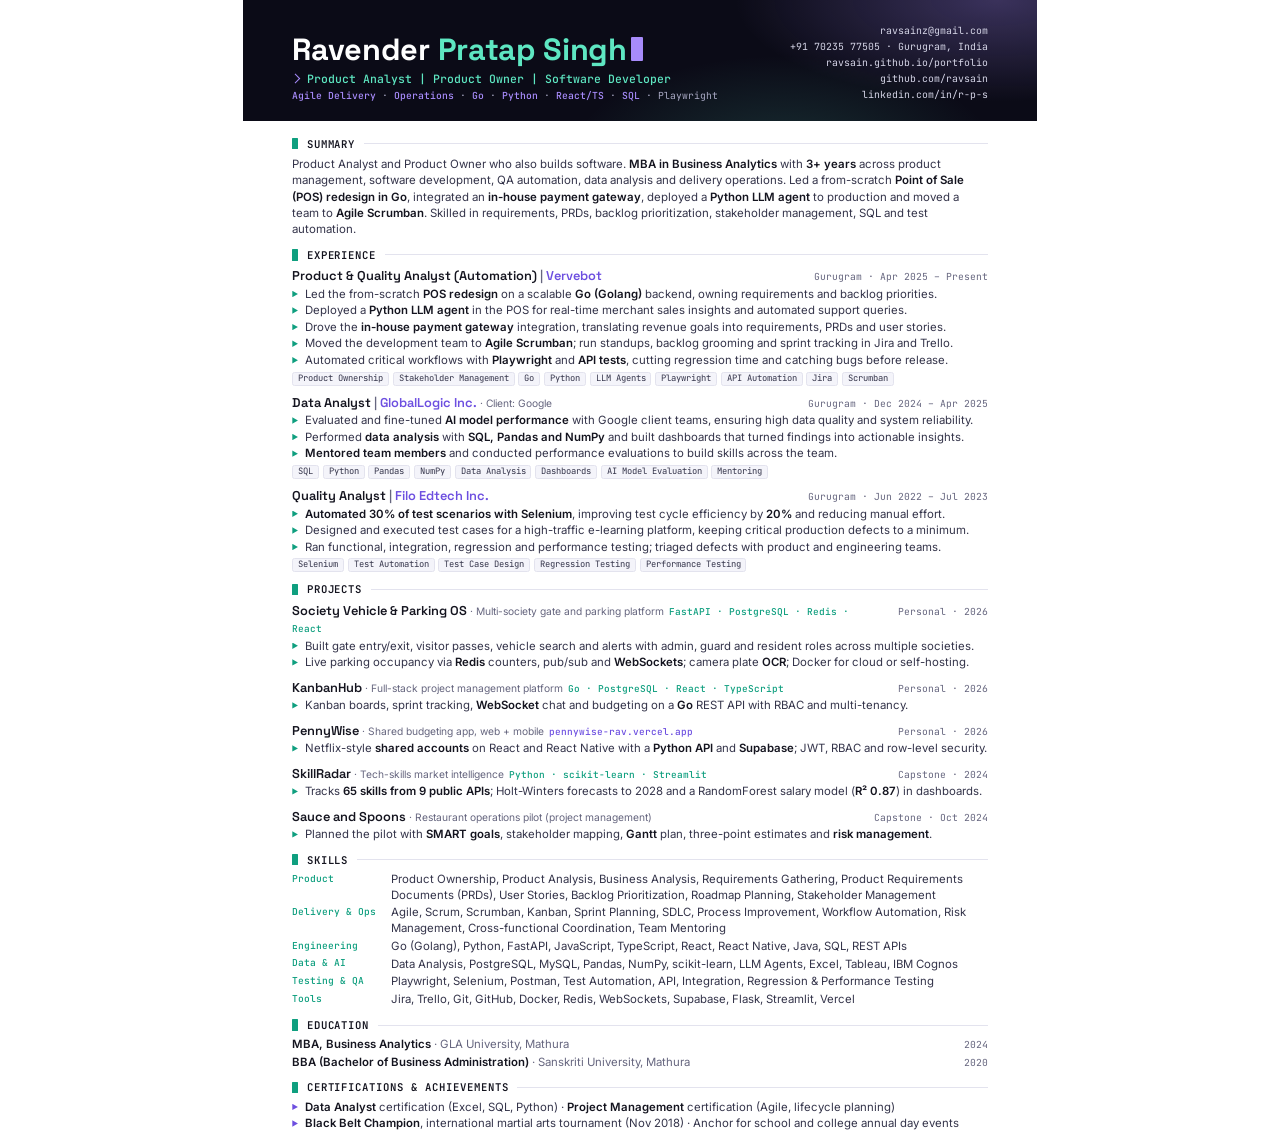
<file: resume/resume.html>
<!DOCTYPE html>
<html lang="en">
<head>
<meta charset="UTF-8">
<title>Ravender Pratap Singh - Resume - Product Analyst, Product Owner, Software Developer</title>
<meta name="author" content="Ravender Pratap Singh">
<link rel="preconnect" href="https://fonts.googleapis.com">
<link rel="preconnect" href="https://fonts.gstatic.com" crossorigin>
<link href="https://fonts.googleapis.com/css2?family=Inter:wght@400;500;600;700&family=JetBrains+Mono:wght@400;500;600&family=Space+Grotesk:wght@500;600;700&display=swap" rel="stylesheet">
<style>
  /*
    Ravender Pratap Singh — MASTER resume (product + engineering + operations).
    This is the resume the portfolio offers for download.
    Edit the text below, then rebuild the PDF with:  bash build.sh

    ATS / AI-screening rules this file follows — keep them when editing:
      1. Single column. No side-by-side text columns or tables.
      2. Standard section titles (Summary, Experience, Projects, Skills, Education, Certifications).
      3. Decoration (bullets, cursor, heading marks) is drawn with CSS shapes, never typed
         characters, so the PDF text layer contains only real words.
      4. No position:absolute/relative on text, so the PDF text stays in reading order.
      5. Keywords written the way job posts write them, acronyms spelled out once.
      6. No hidden or white-on-white keyword text — AI screeners flag it.
  */
  @page { size: A4; margin: 0; }

  :root {
    --ink:      #14141f;
    --ink-2:    #34344a;
    --muted:    #66667f;
    --line:     #e3e3ee;
    --chip-bg:  #f4f4fa;
    --mint:     #0f9f7f;
    --mint-lt:  #5ee7c2;
    --lav:      #6d4fe0;
    --lav-lt:   #a78bfa;
    --night:    #0b0b17;
  }

  * { margin: 0; padding: 0; box-sizing: border-box; }
  html, body { background: #fff; }
  body {
    font-family: 'Inter', system-ui, sans-serif;
    font-size: 8.55pt;
    line-height: 1.34;
    color: var(--ink-2);
    -webkit-print-color-adjust: exact;
    print-color-adjust: exact;
  }
  .when, .chips span, .contact, .tag-line, .stack-line, h2, .skills dt, .proj-stack {
    font-family: 'JetBrains Mono', ui-monospace, monospace;
    font-variant-ligatures: none;
  }
  a { color: inherit; text-decoration: none; }
  strong { color: var(--ink); font-weight: 600; }

  .page { width: 210mm; margin: 0 auto; }

  /* ── HEADER ─────────────────────────────── */
  header {
    background-color: var(--night);
    background-image:
      radial-gradient(ellipse 55% 140% at 95% 0%, rgba(167,139,250,.30), transparent 60%),
      radial-gradient(ellipse 45% 140% at 68% 130%, rgba(94,231,194,.16), transparent 60%);
    color: #e4e4f0;
    padding: 6mm 13mm 5mm;
    display: flex; justify-content: space-between; align-items: flex-end; gap: 8mm;
  }
  h1 {
    font-family: 'Space Grotesk', sans-serif; font-weight: 700;
    font-size: 23pt; line-height: 1.02; letter-spacing: -.01em; color: #fff;
  }
  h1 .last { color: var(--mint-lt); }
  h1::after {               /* terminal cursor: a drawn block, not a character */
    content: ""; display: inline-block; width: .42em; height: .78em;
    margin-left: .12em; vertical-align: -.04em; background: var(--lav-lt); border-radius: 1px;
  }
  .tag-line { font-size: 8.6pt; font-weight: 500; color: var(--mint-lt); margin-top: 1.6mm; display: flex; align-items: center; gap: 1.8mm; }
  .tag-line::before {
    content: ""; width: 1.5mm; height: 1.5mm; border-right: 1.5px solid var(--lav-lt); border-top: 1.5px solid var(--lav-lt);
    transform: rotate(45deg); margin-right: .4mm;
  }
  .stack-line { margin-top: .8mm; font-size: 7.3pt; color: #a9a9c4; }
  .stack-line b { color: var(--lav-lt); font-weight: 500; }
  .contact { list-style: none; text-align: right; font-size: 7.4pt; line-height: 1.62; color: #d4d4e6; }
  .contact li { white-space: nowrap; }

  /* ── BODY ───────────────────────────────── */
  main { padding: 4mm 13mm 0; }
  section { margin-top: 2.7mm; }
  section:first-child { margin-top: 0; }
  h2 {
    display: flex; align-items: center; gap: 2.2mm;
    font-weight: 600; font-size: 8pt; text-transform: uppercase; letter-spacing: .09em;
    color: var(--ink); margin-bottom: 1.4mm;
  }
  h2::before { content: ""; width: 1.6mm; height: 3mm; background: var(--mint); border-radius: .5px; }
  h2::after  { content: ""; flex: 1; height: 1px; background: var(--line); }

  .summary { font-size: 8.6pt; line-height: 1.42; }

  .entry { margin-top: 2.2mm; break-inside: avoid; }
  .entry:first-of-type { margin-top: 0; }
  .entry-head { display: flex; justify-content: space-between; align-items: baseline; gap: 4mm; }
  .role { font-family: 'Space Grotesk', sans-serif; font-weight: 600; font-size: 9.6pt; color: var(--ink); }
  .role .sep { color: var(--muted); font-weight: 500; }
  .role .org { color: var(--lav); }
  .role .note { font-family: 'Inter', sans-serif; font-size: 7.7pt; font-weight: 400; color: var(--muted); }
  .when { font-size: 7.3pt; color: var(--muted); white-space: nowrap; }
  .proj-stack { font-size: 7.1pt; color: var(--mint); font-weight: 500; margin-left: 1.2mm; }
  .proj-stack a { color: var(--lav); }

  ul.pts { list-style: none; margin-top: .6mm; }
  ul.pts li { padding-left: 3.4mm; text-indent: -3.4mm; margin-top: .35mm; }
  ul.pts li::before {
    content: ""; display: inline-block; width: 1.5mm; height: 1.7mm; margin-right: 1.9mm;
    background: var(--mint); clip-path: polygon(0 0, 100% 50%, 0 100%); vertical-align: .05em;
  }

  .chips { display: flex; flex-wrap: wrap; gap: 1mm; margin-top: .9mm; }
  .chips span {
    font-size: 6.6pt; color: var(--ink-2);
    background: var(--chip-bg); border: 1px solid var(--line); border-radius: 2.5px; padding: 0 1.3mm;
  }

  .skills { display: grid; grid-template-columns: 23mm 1fr; row-gap: .7mm; column-gap: 3mm; }
  .skills dt { font-size: 7.2pt; color: var(--mint); font-weight: 500; padding-top: .25mm; }

  .edu-item { display: flex; justify-content: space-between; align-items: baseline; gap: 3mm; margin-top: .5mm; }
  .edu-item:first-of-type { margin-top: 0; }
  .edu-item b { color: var(--ink); font-weight: 600; }
  .edu-item .where { color: var(--muted); }
  .alt ul.pts li::before { background: var(--lav); }
</style>
</head>
<body>
<div class="page">

  <header>
    <div>
      <h1>Ravender <span class="last">Pratap Singh</span></h1>
      <div class="tag-line">Product Analyst | Product Owner | Software Developer</div>
      <div class="stack-line"><b>Agile Delivery</b> · <b>Operations</b> · <b>Go</b> · <b>Python</b> · <b>React/TS</b> · <b>SQL</b> · Playwright</div>
    </div>
    <ul class="contact">
      <li><a href="mailto:ravsainz@gmail.com">ravsainz@gmail.com</a></li>
      <li><a href="tel:+917023577505">+91 70235 77505</a> · Gurugram, India</li>
      <li><a href="https://ravsain.github.io/portfolio/">ravsain.github.io/portfolio</a></li>
      <li><a href="https://github.com/ravsain">github.com/ravsain</a></li>
      <li><a href="https://www.linkedin.com/in/r-p-s">linkedin.com/in/r-p-s</a></li>
    </ul>
  </header>

  <main>

    <section>
      <h2>Summary</h2>
      <p class="summary">
        Product Analyst and Product Owner who also builds software. <strong>MBA in Business Analytics</strong> with <strong>3+ years</strong> across
        product management, software development, QA automation, data analysis and delivery operations. Led a from-scratch
        <strong>Point of Sale (POS) redesign in Go</strong>, integrated an <strong>in-house payment gateway</strong>, deployed a
        <strong>Python LLM agent</strong> to production and moved a team to <strong>Agile Scrumban</strong>. Skilled in requirements,
        PRDs, backlog prioritization, stakeholder management, SQL and test automation.
      </p>
    </section>

    <section>
      <h2>Experience</h2>

      <div class="entry">
        <div class="entry-head">
          <div class="role">Product &amp; Quality Analyst (Automation) <span class="sep">|</span> <span class="org">Vervebot</span></div>
          <div class="when">Gurugram · Apr 2025 – Present</div>
        </div>
        <ul class="pts">
          <li>Led the from-scratch <strong>POS redesign</strong> on a scalable <strong>Go (Golang)</strong> backend, owning requirements and backlog priorities.</li>
          <li>Deployed a <strong>Python LLM agent</strong> in the POS for real-time merchant sales insights and automated support queries.</li>
          <li>Drove the <strong>in-house payment gateway</strong> integration, translating revenue goals into requirements, PRDs and user stories.</li>
          <li>Moved the development team to <strong>Agile Scrumban</strong>; run standups, backlog grooming and sprint tracking in Jira and Trello.</li>
          <li>Automated critical workflows with <strong>Playwright</strong> and <strong>API tests</strong>, cutting regression time and catching bugs before release.</li>
        </ul>
        <div class="chips"><span>Product Ownership</span><span>Stakeholder Management</span><span>Go</span><span>Python</span><span>LLM Agents</span><span>Playwright</span><span>API Automation</span><span>Jira</span><span>Scrumban</span></div>
      </div>

      <div class="entry">
        <div class="entry-head">
          <div class="role">Data Analyst <span class="sep">|</span> <span class="org">GlobalLogic Inc.</span> <span class="note">· Client: Google</span></div>
          <div class="when">Gurugram · Dec 2024 – Apr 2025</div>
        </div>
        <ul class="pts">
          <li>Evaluated and fine-tuned <strong>AI model performance</strong> with Google client teams, ensuring high data quality and system reliability.</li>
          <li>Performed <strong>data analysis</strong> with <strong>SQL, Pandas and NumPy</strong> and built dashboards that turned findings into actionable insights.</li>
          <li><strong>Mentored team members</strong> and conducted performance evaluations to build skills across the team.</li>
        </ul>
        <div class="chips"><span>SQL</span><span>Python</span><span>Pandas</span><span>NumPy</span><span>Data Analysis</span><span>Dashboards</span><span>AI Model Evaluation</span><span>Mentoring</span></div>
      </div>

      <div class="entry">
        <div class="entry-head">
          <div class="role">Quality Analyst <span class="sep">|</span> <span class="org">Filo Edtech Inc.</span></div>
          <div class="when">Gurugram · Jun 2022 – Jul 2023</div>
        </div>
        <ul class="pts">
          <li><strong>Automated 30% of test scenarios with Selenium</strong>, improving test cycle efficiency by <strong>20%</strong> and reducing manual effort.</li>
          <li>Designed and executed test cases for a high-traffic e-learning platform, keeping critical production defects to a minimum.</li>
          <li>Ran functional, integration, regression and performance testing; triaged defects with product and engineering teams.</li>
        </ul>
        <div class="chips"><span>Selenium</span><span>Test Automation</span><span>Test Case Design</span><span>Regression Testing</span><span>Performance Testing</span></div>
      </div>
    </section>

    <section>
      <h2>Projects</h2>

      <div class="entry">
        <div class="entry-head">
          <div class="role">Society Vehicle &amp; Parking OS <span class="note">· Multi-society gate and parking platform</span><span class="proj-stack">FastAPI · PostgreSQL · Redis · React</span></div>
          <div class="when">Personal · 2026</div>
        </div>
        <ul class="pts">
          <li>Built gate entry/exit, visitor passes, vehicle search and alerts with admin, guard and resident roles across multiple societies.</li>
          <li>Live parking occupancy via <strong>Redis</strong> counters, pub/sub and <strong>WebSockets</strong>; camera plate <strong>OCR</strong>; Docker for cloud or self-hosting.</li>
        </ul>
      </div>

      <div class="entry">
        <div class="entry-head">
          <div class="role">KanbanHub <span class="note">· Full-stack project management platform</span><span class="proj-stack">Go · PostgreSQL · React · TypeScript</span></div>
          <div class="when">Personal · 2026</div>
        </div>
        <ul class="pts">
          <li>Kanban boards, sprint tracking, <strong>WebSocket</strong> chat and budgeting on a <strong>Go</strong> REST API with RBAC and multi-tenancy.</li>
        </ul>
      </div>

      <div class="entry">
        <div class="entry-head">
          <div class="role">PennyWise <span class="note">· Shared budgeting app, web + mobile</span><span class="proj-stack"><a href="https://pennywise-rav.vercel.app">pennywise-rav.vercel.app</a></span></div>
          <div class="when">Personal · 2026</div>
        </div>
        <ul class="pts">
          <li>Netflix-style <strong>shared accounts</strong> on React and React Native with a <strong>Python API</strong> and <strong>Supabase</strong>; JWT, RBAC and row-level security.</li>
        </ul>
      </div>

      <div class="entry">
        <div class="entry-head">
          <div class="role">SkillRadar <span class="note">· Tech-skills market intelligence</span><span class="proj-stack">Python · scikit-learn · Streamlit</span></div>
          <div class="when">Capstone · 2024</div>
        </div>
        <ul class="pts">
          <li>Tracks <strong>65 skills from 9 public APIs</strong>; Holt-Winters forecasts to 2028 and a RandomForest salary model (<strong>R² 0.87</strong>) in dashboards.</li>
        </ul>
      </div>

      <div class="entry">
        <div class="entry-head">
          <div class="role">Sauce and Spoons <span class="note">· Restaurant operations pilot (project management)</span></div>
          <div class="when">Capstone · Oct 2024</div>
        </div>
        <ul class="pts">
          <li>Planned the pilot with <strong>SMART goals</strong>, stakeholder mapping, <strong>Gantt</strong> plan, three-point estimates and <strong>risk management</strong>.</li>
        </ul>
      </div>
    </section>

    <section>
      <h2>Skills</h2>
      <dl class="skills">
        <dt>Product</dt>
        <dd>Product Ownership, Product Analysis, Business Analysis, Requirements Gathering, Product Requirements Documents (PRDs), User Stories, Backlog Prioritization, Roadmap Planning, Stakeholder Management</dd>
        <dt>Delivery &amp; Ops</dt>
        <dd>Agile, Scrum, Scrumban, Kanban, Sprint Planning, SDLC, Process Improvement, Workflow Automation, Risk Management, Cross-functional Coordination, Team Mentoring</dd>
        <dt>Engineering</dt>
        <dd>Go (Golang), Python, FastAPI, JavaScript, TypeScript, React, React Native, Java, SQL, REST APIs</dd>
        <dt>Data &amp; AI</dt>
        <dd>Data Analysis, PostgreSQL, MySQL, Pandas, NumPy, scikit-learn, LLM Agents, Excel, Tableau, IBM Cognos</dd>
        <dt>Testing &amp; QA</dt>
        <dd>Playwright, Selenium, Postman, Test Automation, API, Integration, Regression &amp; Performance Testing</dd>
        <dt>Tools</dt>
        <dd>Jira, Trello, Git, GitHub, Docker, Redis, WebSockets, Supabase, Flask, Streamlit, Vercel</dd>
      </dl>
    </section>

    <section>
      <h2>Education</h2>
      <div class="edu-item"><span><b>MBA, Business Analytics</b> <span class="where">· GLA University, Mathura</span></span><span class="when">2024</span></div>
      <div class="edu-item"><span><b>BBA (Bachelor of Business Administration)</b> <span class="where">· Sanskriti University, Mathura</span></span><span class="when">2020</span></div>
    </section>

    <section class="alt">
      <h2>Certifications &amp; Achievements</h2>
      <ul class="pts">
        <li><strong>Data Analyst</strong> certification (Excel, SQL, Python) · <strong>Project Management</strong> certification (Agile, lifecycle planning)</li>
        <li><strong>Black Belt Champion</strong>, international martial arts tournament (Nov 2018) · Anchor for school and college annual day events</li>
      </ul>
    </section>

  </main>
</div>
</body>
</html>
</file>
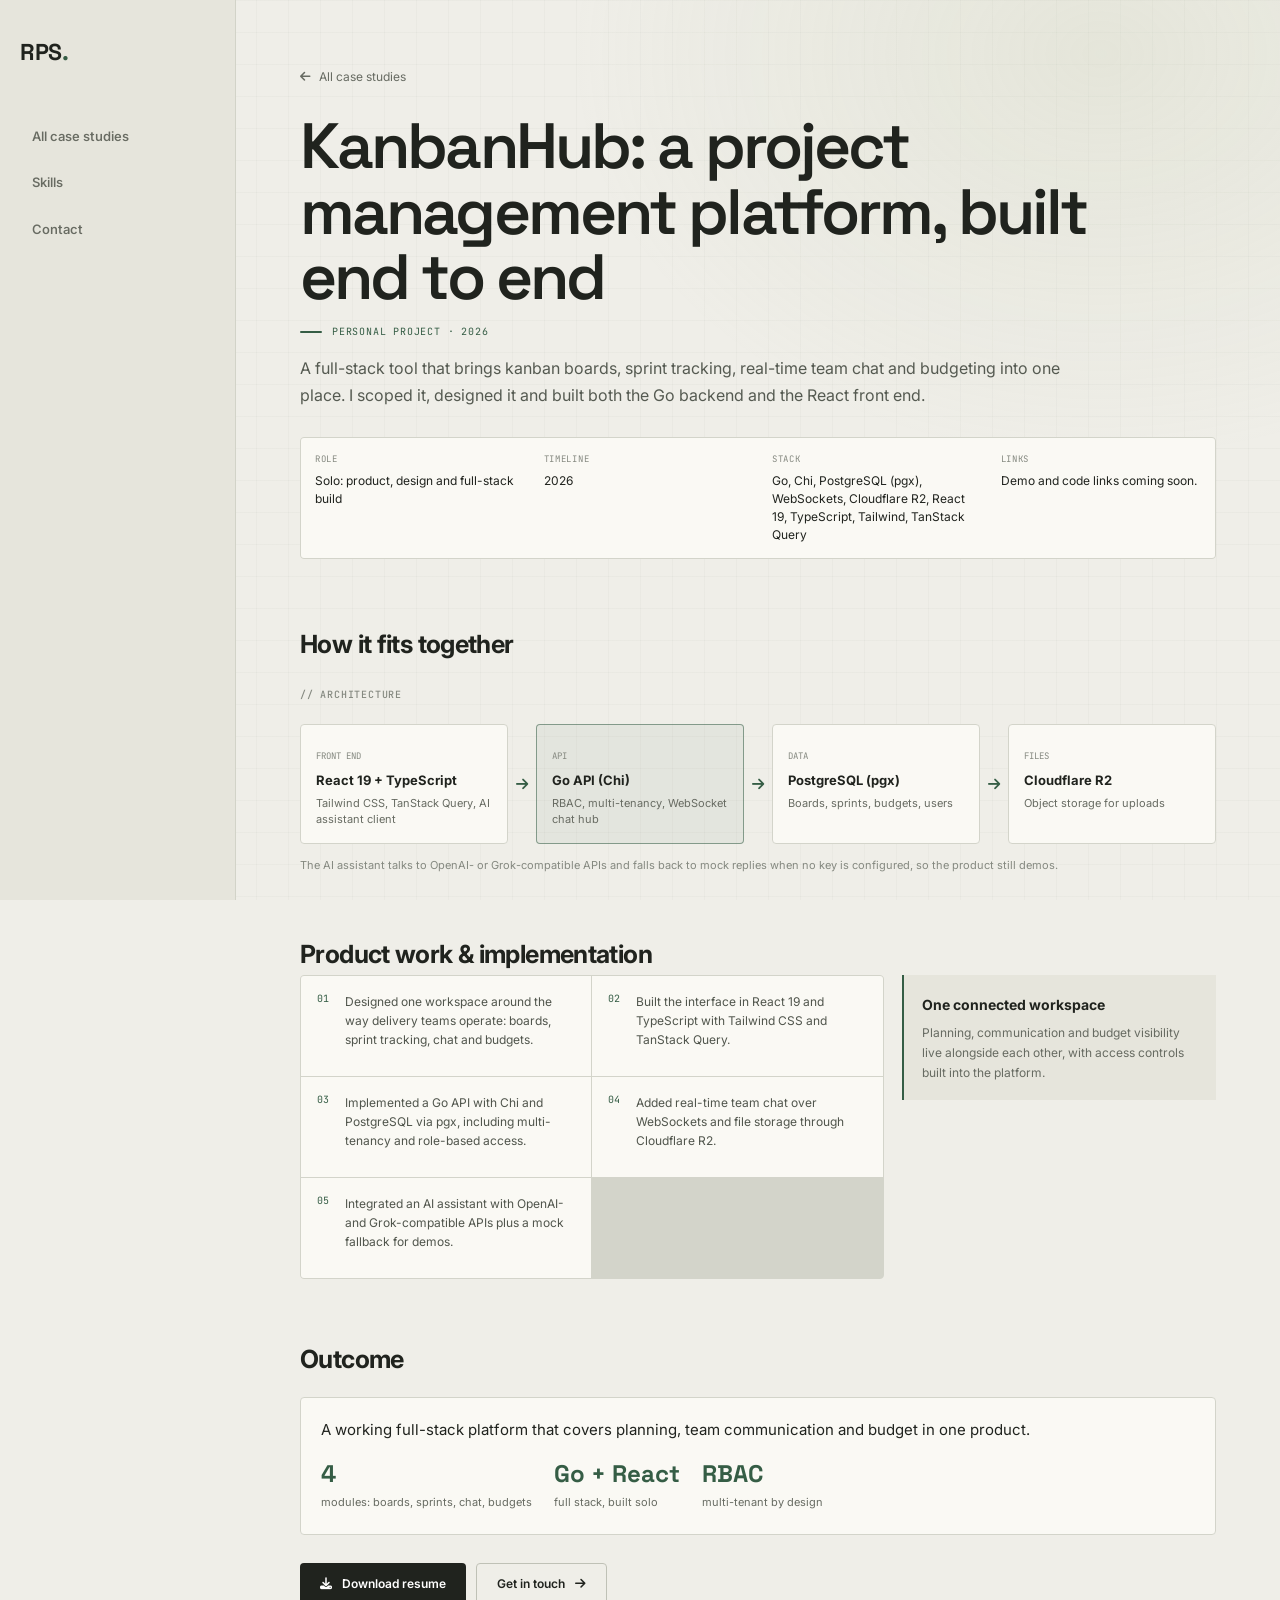
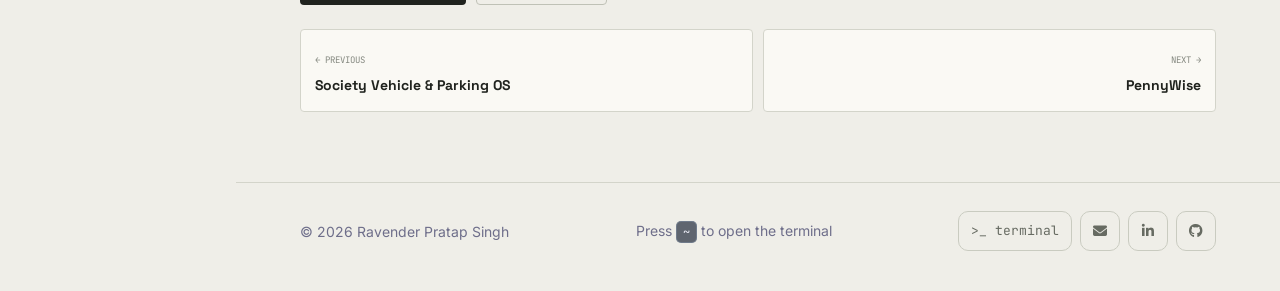
<file: work/kanbanhub.html>
<!DOCTYPE html>
<html lang="en">
<head>
<meta charset="UTF-8">
<meta name="viewport" content="width=device-width, initial-scale=1.0">
<title>KanbanHub · Case study · Ravender Pratap Singh</title>
<meta name="description" content="KanbanHub: a full-stack project management platform with kanban boards, sprint tracking, real-time chat and budgeting, built in Go and React by Ravender Pratap Singh.">
<meta name="author" content="Ravender Pratap Singh">
<link rel="canonical" href="https://ravsain.github.io/portfolio/work/kanbanhub.html">
<meta property="og:type" content="article">
<meta property="og:title" content="KanbanHub · Case study · Ravender Pratap Singh">
<meta property="og:description" content="KanbanHub: a full-stack project management platform with kanban boards, sprint tracking, real-time chat and budgeting, built in Go and React by Ravender Pratap Singh.">
<meta property="og:image" content="https://ravsain.github.io/portfolio/assets/og.png">
<meta name="twitter:card" content="summary_large_image">
<meta name="theme-color" content="#efeee8">
<link rel="icon" href="data:image/svg+xml,%3Csvg xmlns='http://www.w3.org/2000/svg' viewBox='0 0 64 64'%3E%3Crect width='64' height='64' rx='14' fill='%2307070f'/%3E%3Ctext x='50%25' y='54%25' text-anchor='middle' dominant-baseline='middle' font-family='Arial,sans-serif' font-weight='700' font-size='34' fill='%235ee7c2'%3ER%3C/text%3E%3C/svg%3E">
<script>
  document.documentElement.classList.add('js');
</script>
<link rel="preconnect" href="https://fonts.googleapis.com">
<link rel="preconnect" href="https://fonts.gstatic.com" crossorigin>
<link href="https://fonts.googleapis.com/css2?family=Inter:wght@400;500;600;700&family=JetBrains+Mono:wght@400;500;600&family=Space+Grotesk:wght@500;600;700&display=swap" rel="stylesheet">
<link rel="stylesheet" href="https://cdnjs.cloudflare.com/ajax/libs/font-awesome/6.4.0/css/all.min.css">
<link rel="stylesheet" href="../style.css">
<link rel="stylesheet" href="../case-redesign.css">
</head>
<body data-root="../">
<a class="skip-link" href="#main">Skip to content</a>

<header class="nav">
  <div class="wrap nav-inner">
    <a href="../index.html" class="logo" aria-label="Ravender Pratap Singh, home">RPS<span>.</span></a>
    <nav aria-label="Main">
      <ul class="nav-links">
        <li><a href="../index.html#work">All case studies</a></li>
        <li><a href="../index.html#skills">Skills</a></li>
        <li><a href="../index.html#contact">Contact</a></li>
      </ul>
    </nav>
  </div>
</header>

<main id="main">
  <section class="case-hero">
    <div class="wrap">
      <a class="back" href="../index.html#work"><i class="fas fa-arrow-left" aria-hidden="true"></i> All case studies</a>
      <h1>KanbanHub: a project management platform, built end to end</h1>
      <p class="eyebrow" style="margin-top:14px">Personal project · 2026</p>
      <p class="lede">A full-stack tool that brings kanban boards, sprint tracking, real-time team chat and budgeting into one place. I scoped it, designed it and built both the Go backend and the React front end.</p>
      <dl class="case-meta">
          <div><dt>Role</dt><dd>Solo: product, design and full-stack build</dd></div>
          <div><dt>Timeline</dt><dd>2026</dd></div>
          <div><dt>Stack</dt><dd>Go, Chi, PostgreSQL (pgx), WebSockets, Cloudflare R2, React 19, TypeScript, Tailwind, TanStack Query</dd></div>
          <div><dt>Links</dt><dd class="slots"><!-- TODO: paste KanbanHub links (hidden while href="#") --><a data-slot href="#" target="_blank" rel="noopener">Live demo</a> <a data-slot href="#" target="_blank" rel="noopener">Code</a><span class="slots-empty">Demo and code links coming soon.</span></dd></div>
      </dl>
    </div>
  </section>

  <section class="case-section">
    <div class="wrap">
      <h2>How it fits together</h2>
      <h3 class="mono" style="margin-top:22px;font-size:13px;color:var(--text-3);font-weight:500">// architecture</h3>
        <div class="flow" role="list" aria-label="Architecture"><div class="flow-node"><small>front end</small><b>React 19 + TypeScript</b><span>Tailwind CSS, TanStack Query, AI assistant client</span></div><span class="flow-arrow" aria-hidden="true"><i class="fas fa-arrow-right"></i></span><div class="flow-node hl"><small>api</small><b>Go API (Chi)</b><span>RBAC, multi-tenancy, WebSocket chat hub</span></div><span class="flow-arrow" aria-hidden="true"><i class="fas fa-arrow-right"></i></span><div class="flow-node"><small>data</small><b>PostgreSQL (pgx)</b><span>Boards, sprints, budgets, users</span></div><span class="flow-arrow" aria-hidden="true"><i class="fas fa-arrow-right"></i></span><div class="flow-node"><small>files</small><b>Cloudflare R2</b><span>Object storage for uploads</span></div></div>
      <p class="flow-caption">The AI assistant talks to OpenAI- or Grok-compatible APIs and falls back to mock replies when no key is configured, so the product still demos.</p>
    </div>
  </section>

  <section class="case-section">
    <div class="wrap">
      <h2>Product work &amp; implementation</h2>
      <div class="contributions">
        <ol class="contribution-list">
          <li>Designed one workspace around the way delivery teams operate: boards, sprint tracking, chat and budgets.</li>
          <li>Built the interface in React 19 and TypeScript with Tailwind CSS and TanStack Query.</li>
          <li>Implemented a Go API with Chi and PostgreSQL via pgx, including multi-tenancy and role-based access.</li>
          <li>Added real-time team chat over WebSockets and file storage through Cloudflare R2.</li>
          <li>Integrated an AI assistant with OpenAI- and Grok-compatible APIs plus a mock fallback for demos.</li>
        </ol>
        <aside class="contribution-note"><b>One connected workspace</b>Planning, communication and budget visibility live alongside each other, with access controls built into the platform.</aside>
      </div>
    </div>
  </section>

  <section class="case-section">
    <div class="wrap">
      <h2>Outcome</h2>
      <div class="outcome">
        <p>A working full-stack platform that covers planning, team communication and budget in one product.</p>
        <div class="outcome-stats"><div><b>4</b><span>modules: boards, sprints, chat, budgets</span></div><div><b>Go + React</b><span>full stack, built solo</span></div><div><b>RBAC</b><span>multi-tenant by design</span></div></div>
      </div>

      <div class="hero-actions" style="margin-top:28px">
        <a class="btn btn-primary" data-cv href="../resume/Ravender_Pratap_Singh_Resume.pdf" download><i class="fas fa-download" aria-hidden="true"></i> Download resume</a>
        <a class="btn btn-ghost" href="../index.html#contact">Get in touch <i class="fas fa-arrow-right" aria-hidden="true"></i></a>
      </div>

      <nav class="case-nav" aria-label="More case studies">
        <a href="parking-os.html"><small>← previous</small><b>Society Vehicle &amp; Parking OS</b></a>
        <a href="pennywise.html"><small>next →</small><b>PennyWise</b></a>
      </nav>
    </div>
  </section>
</main>

<footer class="footer">
  <div class="wrap footer-inner">
    <span>© <span data-year>2026</span> Ravender Pratap Singh</span>
    <span>Press <kbd>~</kbd> to open the terminal</span>
    <div class="footer-links">
      <button type="button" class="term-open" data-terminal aria-label="Open terminal">&gt;_ terminal</button>
      <a href="mailto:ravsainz@gmail.com" aria-label="Email"><i class="fas fa-envelope" aria-hidden="true"></i></a>
      <a href="https://www.linkedin.com/in/r-p-s" target="_blank" rel="noopener" aria-label="LinkedIn"><i class="fab fa-linkedin-in" aria-hidden="true"></i></a>
      <a href="https://github.com/ravsain" target="_blank" rel="noopener" aria-label="GitHub"><i class="fab fa-github" aria-hidden="true"></i></a>
    </div>
  </div>
</footer>

<script src="../script.js"></script>
</body>
</html>
</file>
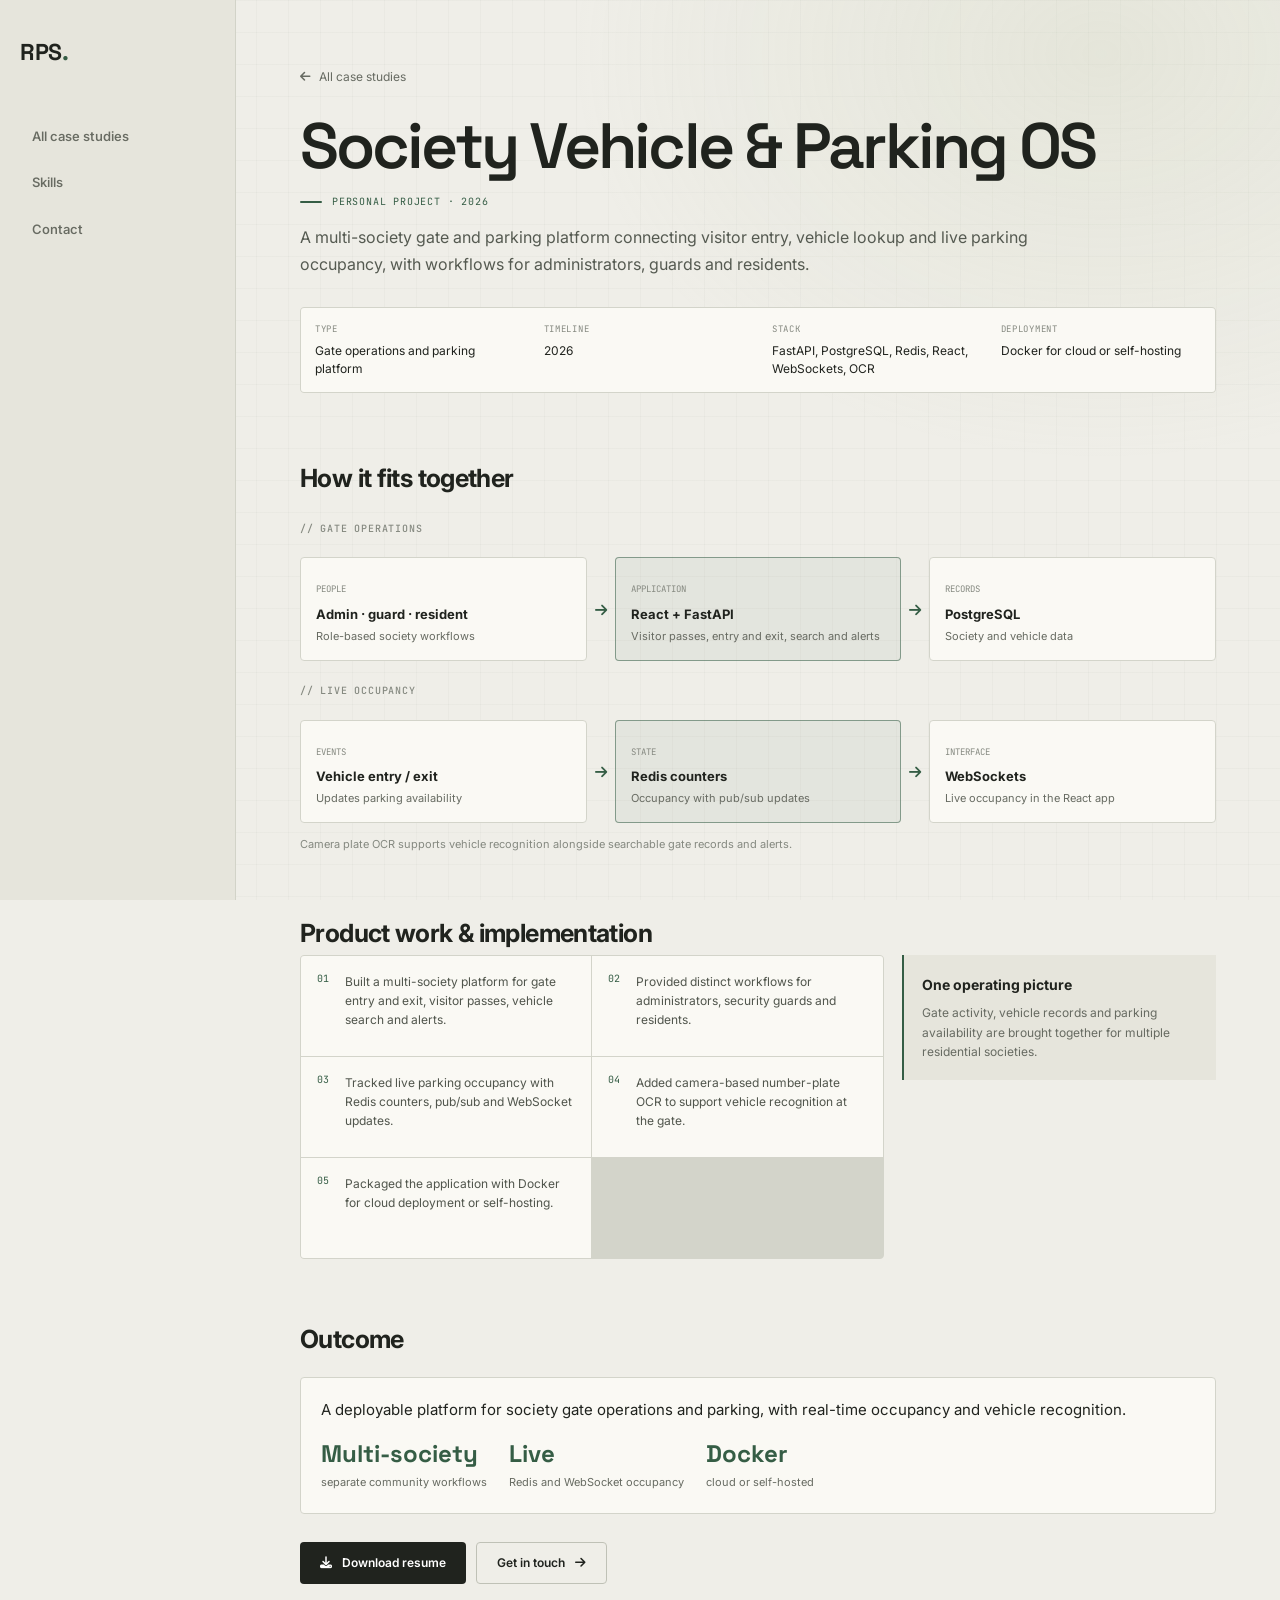
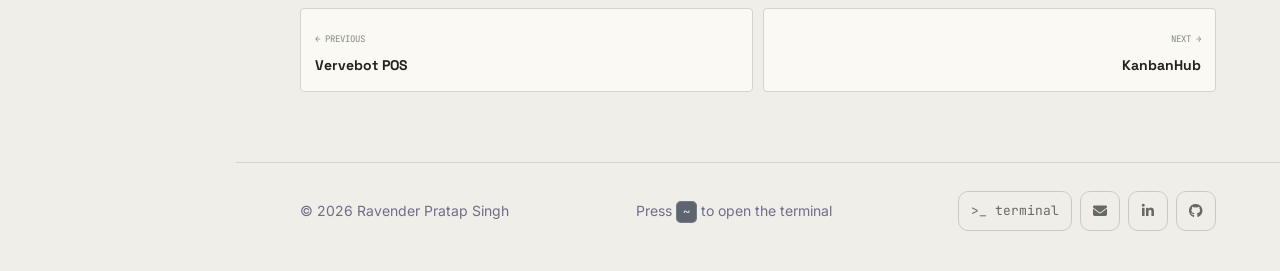
<file: work/parking-os.html>
<!DOCTYPE html>
<html lang="en">
<head>
<meta charset="UTF-8">
<meta name="viewport" content="width=device-width, initial-scale=1.0">
<title>Society Vehicle &amp; Parking OS · Case study · Ravender Pratap Singh</title>
<meta name="description" content="A multi-society gate and parking platform with visitor passes, live occupancy, vehicle lookup and camera plate OCR, built with FastAPI, PostgreSQL, Redis and React.">
<meta name="author" content="Ravender Pratap Singh">
<link rel="canonical" href="https://ravsain.github.io/portfolio/work/parking-os.html">
<meta property="og:type" content="article">
<meta property="og:title" content="Society Vehicle &amp; Parking OS · Ravender Pratap Singh">
<meta property="og:description" content="Gate operations and live parking for multiple residential societies, built with FastAPI, PostgreSQL, Redis and React.">
<meta property="og:image" content="https://ravsain.github.io/portfolio/assets/og.png">
<meta name="twitter:card" content="summary_large_image">
<meta name="theme-color" content="#efeee8">
<link rel="icon" href="data:image/svg+xml,%3Csvg xmlns='http://www.w3.org/2000/svg' viewBox='0 0 64 64'%3E%3Crect width='64' height='64' rx='14' fill='%23e6e5dc'/%3E%3Ctext x='50%25' y='54%25' text-anchor='middle' dominant-baseline='middle' font-family='Arial,sans-serif' font-weight='700' font-size='34' fill='%23355d45'%3ER%3C/text%3E%3C/svg%3E">
<script>document.documentElement.classList.add('js');</script>
<link rel="preconnect" href="https://fonts.googleapis.com">
<link rel="preconnect" href="https://fonts.gstatic.com" crossorigin>
<link href="https://fonts.googleapis.com/css2?family=Inter:wght@400;500;600;700&family=JetBrains+Mono:wght@400;500;600&family=Space+Grotesk:wght@500;600;700&display=swap" rel="stylesheet">
<link rel="stylesheet" href="https://cdnjs.cloudflare.com/ajax/libs/font-awesome/6.4.0/css/all.min.css">
<link rel="stylesheet" href="../style.css">
<link rel="stylesheet" href="../case-redesign.css">
</head>
<body data-root="../">
<a class="skip-link" href="#main">Skip to content</a>

<header class="nav">
  <div class="wrap nav-inner">
    <a href="../index.html" class="logo" aria-label="Ravender Pratap Singh, home">RPS<span>.</span></a>
    <nav aria-label="Main">
      <ul class="nav-links">
        <li><a href="../index.html#work">All case studies</a></li>
        <li><a href="../index.html#skills">Skills</a></li>
        <li><a href="../index.html#contact">Contact</a></li>
      </ul>
    </nav>
  </div>
</header>

<main id="main">
  <section class="case-hero">
    <div class="wrap">
      <a class="back" href="../index.html#work"><i class="fas fa-arrow-left" aria-hidden="true"></i> All case studies</a>
      <h1>Society Vehicle &amp; Parking OS</h1>
      <p class="eyebrow" style="margin-top:14px">Personal project · 2026</p>
      <p class="lede">A multi-society gate and parking platform connecting visitor entry, vehicle lookup and live parking occupancy, with workflows for administrators, guards and residents.</p>
      <dl class="case-meta">
        <div><dt>Type</dt><dd>Gate operations and parking platform</dd></div>
        <div><dt>Timeline</dt><dd>2026</dd></div>
        <div><dt>Stack</dt><dd>FastAPI, PostgreSQL, Redis, React, WebSockets, OCR</dd></div>
        <div><dt>Deployment</dt><dd>Docker for cloud or self-hosting</dd></div>
      </dl>
    </div>
  </section>

  <section class="case-section">
    <div class="wrap">
      <h2>How it fits together</h2>
      <h3 class="mono" style="margin-top:22px;font-size:13px;color:var(--text-3);font-weight:500">// gate operations</h3>
      <div class="flow" role="list" aria-label="Gate operations">
        <div class="flow-node"><small>people</small><b>Admin · guard · resident</b><span>Role-based society workflows</span></div>
        <span class="flow-arrow" aria-hidden="true"><i class="fas fa-arrow-right"></i></span>
        <div class="flow-node hl"><small>application</small><b>React + FastAPI</b><span>Visitor passes, entry and exit, search and alerts</span></div>
        <span class="flow-arrow" aria-hidden="true"><i class="fas fa-arrow-right"></i></span>
        <div class="flow-node"><small>records</small><b>PostgreSQL</b><span>Society and vehicle data</span></div>
      </div>
      <h3 class="mono" style="margin-top:22px;font-size:13px;color:var(--text-3);font-weight:500">// live occupancy</h3>
      <div class="flow" role="list" aria-label="Live parking occupancy">
        <div class="flow-node"><small>events</small><b>Vehicle entry / exit</b><span>Updates parking availability</span></div>
        <span class="flow-arrow" aria-hidden="true"><i class="fas fa-arrow-right"></i></span>
        <div class="flow-node hl"><small>state</small><b>Redis counters</b><span>Occupancy with pub/sub updates</span></div>
        <span class="flow-arrow" aria-hidden="true"><i class="fas fa-arrow-right"></i></span>
        <div class="flow-node"><small>interface</small><b>WebSockets</b><span>Live occupancy in the React app</span></div>
      </div>
      <p class="flow-caption">Camera plate OCR supports vehicle recognition alongside searchable gate records and alerts.</p>
    </div>
  </section>

  <section class="case-section">
    <div class="wrap">
      <h2>Product work &amp; implementation</h2>
      <div class="contributions">
        <ol class="contribution-list">
          <li>Built a multi-society platform for gate entry and exit, visitor passes, vehicle search and alerts.</li>
          <li>Provided distinct workflows for administrators, security guards and residents.</li>
          <li>Tracked live parking occupancy with Redis counters, pub/sub and WebSocket updates.</li>
          <li>Added camera-based number-plate OCR to support vehicle recognition at the gate.</li>
          <li>Packaged the application with Docker for cloud deployment or self-hosting.</li>
        </ol>
        <aside class="contribution-note"><b>One operating picture</b>Gate activity, vehicle records and parking availability are brought together for multiple residential societies.</aside>
      </div>
    </div>
  </section>

  <section class="case-section">
    <div class="wrap">
      <h2>Outcome</h2>
      <div class="outcome">
        <p>A deployable platform for society gate operations and parking, with real-time occupancy and vehicle recognition.</p>
        <div class="outcome-stats"><div><b>Multi-society</b><span>separate community workflows</span></div><div><b>Live</b><span>Redis and WebSocket occupancy</span></div><div><b>Docker</b><span>cloud or self-hosted</span></div></div>
      </div>
      <div class="hero-actions" style="margin-top:28px">
        <a class="btn btn-primary" href="../resume/Ravender_Pratap_Singh_Resume.pdf" download><i class="fas fa-download" aria-hidden="true"></i> Download resume</a>
        <a class="btn btn-ghost" href="../index.html#contact">Get in touch <i class="fas fa-arrow-right" aria-hidden="true"></i></a>
      </div>
      <nav class="case-nav" aria-label="More case studies">
        <a href="vervebot-pos.html"><small>← previous</small><b>Vervebot POS</b></a>
        <a href="kanbanhub.html"><small>next →</small><b>KanbanHub</b></a>
      </nav>
    </div>
  </section>
</main>

<footer class="footer">
  <div class="wrap footer-inner">
    <span>© <span data-year>2026</span> Ravender Pratap Singh</span>
    <span>Press <kbd>~</kbd> to open the terminal</span>
    <div class="footer-links">
      <button type="button" class="term-open" data-terminal aria-label="Open terminal">&gt;_ terminal</button>
      <a href="mailto:ravsainz@gmail.com" aria-label="Email"><i class="fas fa-envelope" aria-hidden="true"></i></a>
      <a href="https://www.linkedin.com/in/r-p-s" target="_blank" rel="noopener" aria-label="LinkedIn"><i class="fab fa-linkedin-in" aria-hidden="true"></i></a>
      <a href="https://github.com/ravsain" target="_blank" rel="noopener" aria-label="GitHub"><i class="fab fa-github" aria-hidden="true"></i></a>
    </div>
  </div>
</footer>

<script src="../script.js"></script>
</body>
</html>
</file>
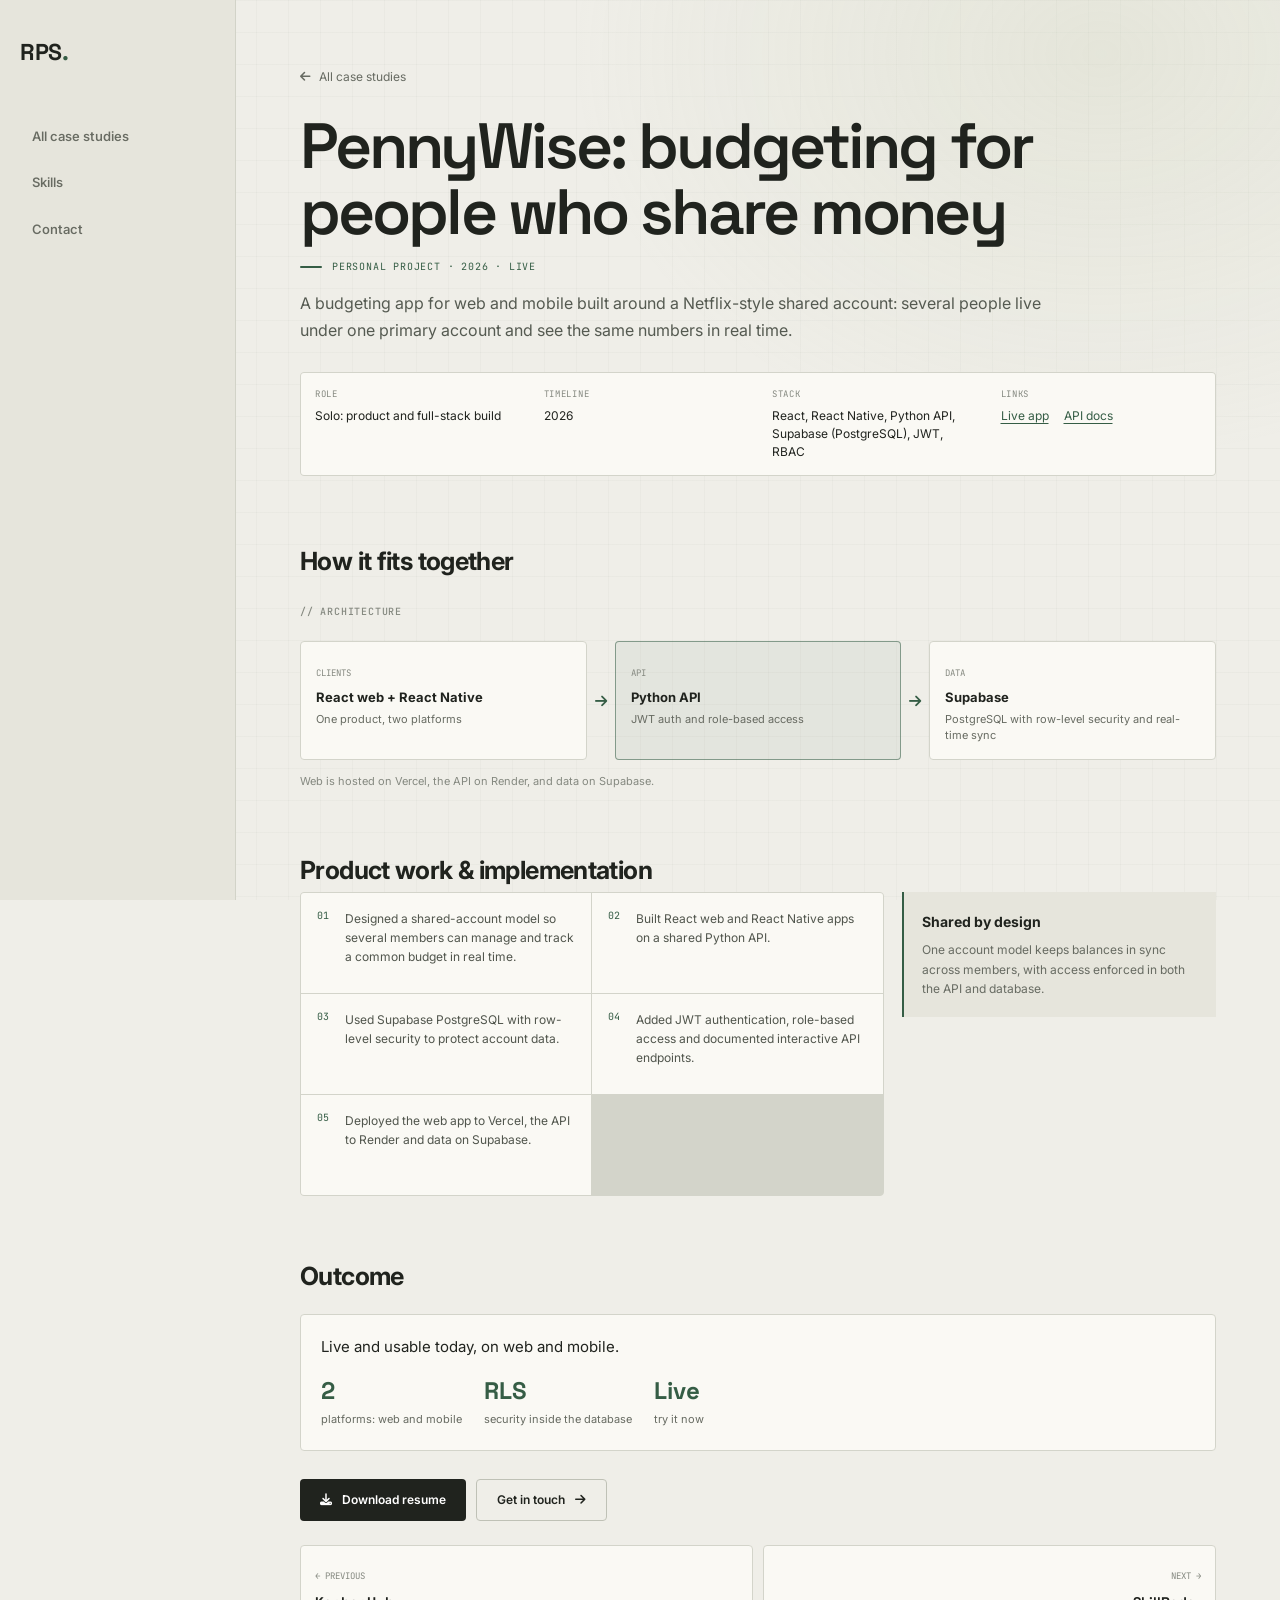
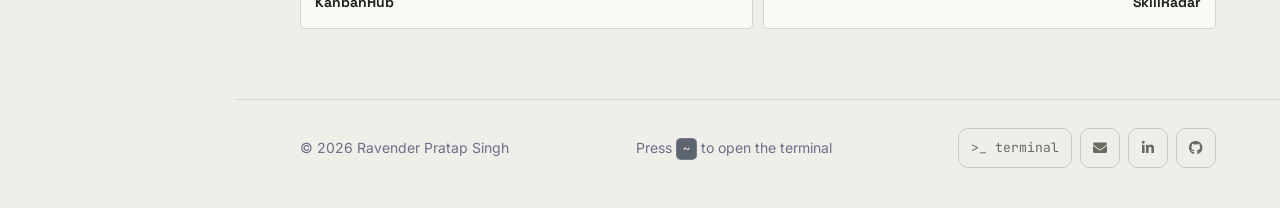
<file: work/pennywise.html>
<!DOCTYPE html>
<html lang="en">
<head>
<meta charset="UTF-8">
<meta name="viewport" content="width=device-width, initial-scale=1.0">
<title>PennyWise · Case study · Ravender Pratap Singh</title>
<meta name="description" content="PennyWise: a live shared-budgeting app for web and mobile with a Netflix-style shared account model, built with React, React Native, Python and Supabase.">
<meta name="author" content="Ravender Pratap Singh">
<link rel="canonical" href="https://ravsain.github.io/portfolio/work/pennywise.html">
<meta property="og:type" content="article">
<meta property="og:title" content="PennyWise · Case study · Ravender Pratap Singh">
<meta property="og:description" content="PennyWise: a live shared-budgeting app for web and mobile with a Netflix-style shared account model, built with React, React Native, Python and Supabase.">
<meta property="og:image" content="https://ravsain.github.io/portfolio/assets/og.png">
<meta name="twitter:card" content="summary_large_image">
<meta name="theme-color" content="#efeee8">
<link rel="icon" href="data:image/svg+xml,%3Csvg xmlns='http://www.w3.org/2000/svg' viewBox='0 0 64 64'%3E%3Crect width='64' height='64' rx='14' fill='%2307070f'/%3E%3Ctext x='50%25' y='54%25' text-anchor='middle' dominant-baseline='middle' font-family='Arial,sans-serif' font-weight='700' font-size='34' fill='%235ee7c2'%3ER%3C/text%3E%3C/svg%3E">
<script>
  document.documentElement.classList.add('js');
</script>
<link rel="preconnect" href="https://fonts.googleapis.com">
<link rel="preconnect" href="https://fonts.gstatic.com" crossorigin>
<link href="https://fonts.googleapis.com/css2?family=Inter:wght@400;500;600;700&family=JetBrains+Mono:wght@400;500;600&family=Space+Grotesk:wght@500;600;700&display=swap" rel="stylesheet">
<link rel="stylesheet" href="https://cdnjs.cloudflare.com/ajax/libs/font-awesome/6.4.0/css/all.min.css">
<link rel="stylesheet" href="../style.css">
<link rel="stylesheet" href="../case-redesign.css">
</head>
<body data-root="../">
<a class="skip-link" href="#main">Skip to content</a>

<header class="nav">
  <div class="wrap nav-inner">
    <a href="../index.html" class="logo" aria-label="Ravender Pratap Singh, home">RPS<span>.</span></a>
    <nav aria-label="Main">
      <ul class="nav-links">
        <li><a href="../index.html#work">All case studies</a></li>
        <li><a href="../index.html#skills">Skills</a></li>
        <li><a href="../index.html#contact">Contact</a></li>
      </ul>
    </nav>
  </div>
</header>

<main id="main">
  <section class="case-hero">
    <div class="wrap">
      <a class="back" href="../index.html#work"><i class="fas fa-arrow-left" aria-hidden="true"></i> All case studies</a>
      <h1>PennyWise: budgeting for people who share money</h1>
      <p class="eyebrow" style="margin-top:14px">Personal project · 2026 · live</p>
      <p class="lede">A budgeting app for web and mobile built around a Netflix-style shared account: several people live under one primary account and see the same numbers in real time.</p>
      <dl class="case-meta">
          <div><dt>Role</dt><dd>Solo: product and full-stack build</dd></div>
          <div><dt>Timeline</dt><dd>2026</dd></div>
          <div><dt>Stack</dt><dd>React, React Native, Python API, Supabase (PostgreSQL), JWT, RBAC</dd></div>
          <div><dt>Links</dt><dd class="slots"><a href="https://pennywise-rav.vercel.app" target="_blank" rel="noopener">Live app</a> <a href="https://mybudgetapp-e7yy.onrender.com/docs" target="_blank" rel="noopener">API docs</a> <!-- TODO: paste PennyWise GitHub link --><a data-slot href="#" target="_blank" rel="noopener">Code</a></dd></div>
      </dl>
    </div>
  </section>

  <section class="case-section">
    <div class="wrap">
      <h2>How it fits together</h2>
      <h3 class="mono" style="margin-top:22px;font-size:13px;color:var(--text-3);font-weight:500">// architecture</h3>
        <div class="flow" role="list" aria-label="Architecture"><div class="flow-node"><small>clients</small><b>React web + React Native</b><span>One product, two platforms</span></div><span class="flow-arrow" aria-hidden="true"><i class="fas fa-arrow-right"></i></span><div class="flow-node hl"><small>api</small><b>Python API</b><span>JWT auth and role-based access</span></div><span class="flow-arrow" aria-hidden="true"><i class="fas fa-arrow-right"></i></span><div class="flow-node"><small>data</small><b>Supabase</b><span>PostgreSQL with row-level security and real-time sync</span></div></div>
      <p class="flow-caption">Web is hosted on Vercel, the API on Render, and data on Supabase.</p>
    </div>
  </section>

  <section class="case-section">
    <div class="wrap">
      <h2>Product work &amp; implementation</h2>
      <div class="contributions">
        <ol class="contribution-list">
          <li>Designed a shared-account model so several members can manage and track a common budget in real time.</li>
          <li>Built React web and React Native apps on a shared Python API.</li>
          <li>Used Supabase PostgreSQL with row-level security to protect account data.</li>
          <li>Added JWT authentication, role-based access and documented interactive API endpoints.</li>
          <li>Deployed the web app to Vercel, the API to Render and data on Supabase.</li>
        </ol>
        <aside class="contribution-note"><b>Shared by design</b>One account model keeps balances in sync across members, with access enforced in both the API and database.</aside>
      </div>
    </div>
  </section>

  <section class="case-section">
    <div class="wrap">
      <h2>Outcome</h2>
      <div class="outcome">
        <p>Live and usable today, on web and mobile.</p>
        <div class="outcome-stats"><div><b>2</b><span>platforms: web and mobile</span></div><div><b>RLS</b><span>security inside the database</span></div><div><b>Live</b><span>try it now</span></div></div>
      </div>

      <div class="hero-actions" style="margin-top:28px">
        <a class="btn btn-primary" data-cv href="../resume/Ravender_Pratap_Singh_Resume.pdf" download><i class="fas fa-download" aria-hidden="true"></i> Download resume</a>
        <a class="btn btn-ghost" href="../index.html#contact">Get in touch <i class="fas fa-arrow-right" aria-hidden="true"></i></a>
      </div>

      <nav class="case-nav" aria-label="More case studies">
        <a href="kanbanhub.html"><small>← previous</small><b>KanbanHub</b></a>
        <a href="skillradar.html"><small>next →</small><b>SkillRadar</b></a>
      </nav>
    </div>
  </section>
</main>

<footer class="footer">
  <div class="wrap footer-inner">
    <span>© <span data-year>2026</span> Ravender Pratap Singh</span>
    <span>Press <kbd>~</kbd> to open the terminal</span>
    <div class="footer-links">
      <button type="button" class="term-open" data-terminal aria-label="Open terminal">&gt;_ terminal</button>
      <a href="mailto:ravsainz@gmail.com" aria-label="Email"><i class="fas fa-envelope" aria-hidden="true"></i></a>
      <a href="https://www.linkedin.com/in/r-p-s" target="_blank" rel="noopener" aria-label="LinkedIn"><i class="fab fa-linkedin-in" aria-hidden="true"></i></a>
      <a href="https://github.com/ravsain" target="_blank" rel="noopener" aria-label="GitHub"><i class="fab fa-github" aria-hidden="true"></i></a>
    </div>
  </div>
</footer>

<script src="../script.js"></script>
</body>
</html>
</file>
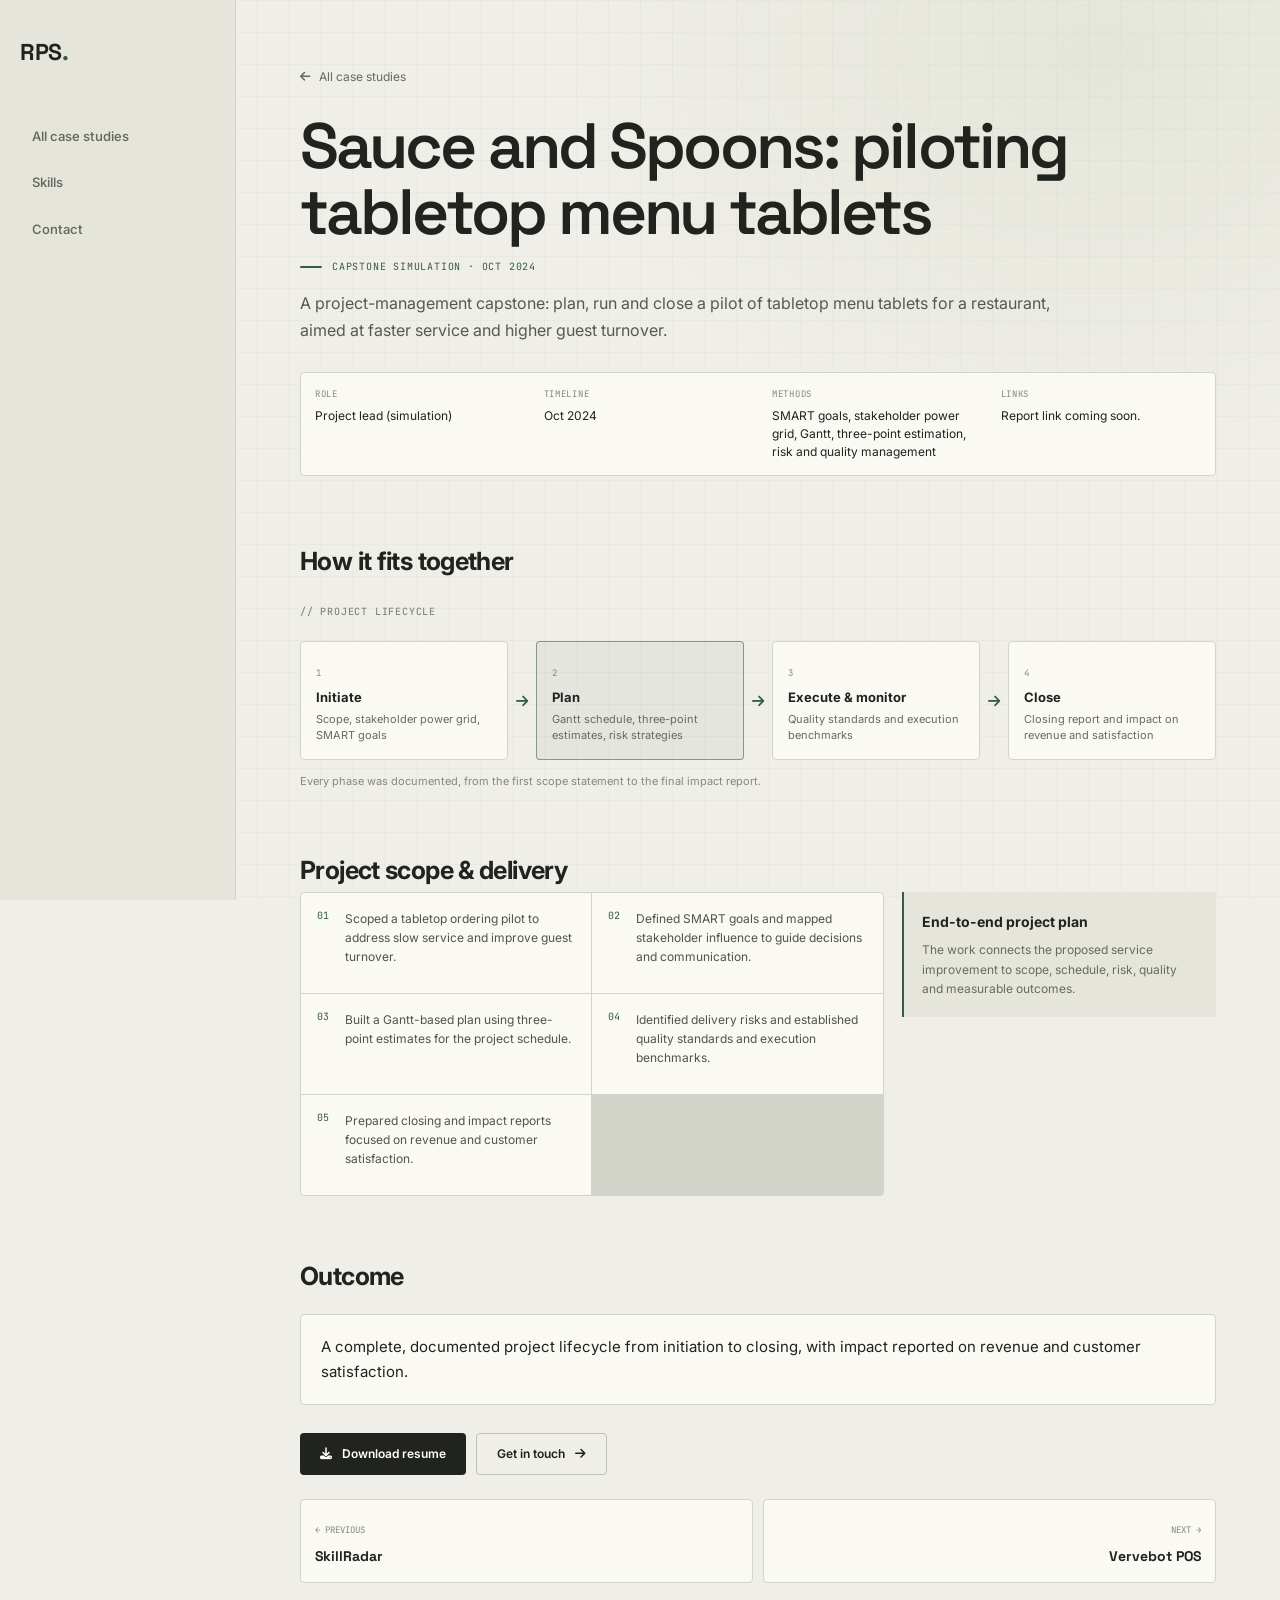
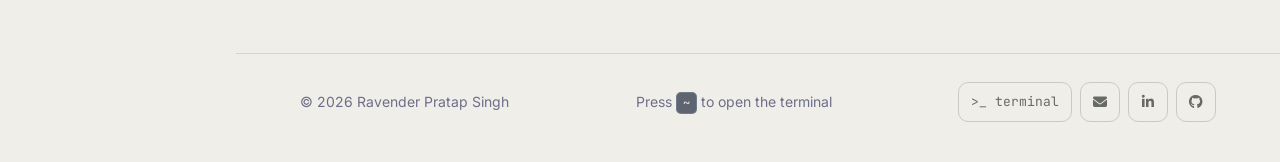
<file: work/sauce-and-spoons.html>
<!DOCTYPE html>
<html lang="en">
<head>
<meta charset="UTF-8">
<meta name="viewport" content="width=device-width, initial-scale=1.0">
<title>Sauce and Spoons · Case study · Ravender Pratap Singh</title>
<meta name="description" content="Sauce and Spoons: a project-management capstone planning and closing a restaurant pilot of tabletop menu tablets, with Gantt plans, three-point estimates and risk management.">
<meta name="author" content="Ravender Pratap Singh">
<link rel="canonical" href="https://ravsain.github.io/portfolio/work/sauce-and-spoons.html">
<meta property="og:type" content="article">
<meta property="og:title" content="Sauce and Spoons · Case study · Ravender Pratap Singh">
<meta property="og:description" content="Sauce and Spoons: a project-management capstone planning and closing a restaurant pilot of tabletop menu tablets, with Gantt plans, three-point estimates and risk management.">
<meta property="og:image" content="https://ravsain.github.io/portfolio/assets/og.png">
<meta name="twitter:card" content="summary_large_image">
<meta name="theme-color" content="#efeee8">
<link rel="icon" href="data:image/svg+xml,%3Csvg xmlns='http://www.w3.org/2000/svg' viewBox='0 0 64 64'%3E%3Crect width='64' height='64' rx='14' fill='%2307070f'/%3E%3Ctext x='50%25' y='54%25' text-anchor='middle' dominant-baseline='middle' font-family='Arial,sans-serif' font-weight='700' font-size='34' fill='%235ee7c2'%3ER%3C/text%3E%3C/svg%3E">
<script>
  document.documentElement.classList.add('js');
</script>
<link rel="preconnect" href="https://fonts.googleapis.com">
<link rel="preconnect" href="https://fonts.gstatic.com" crossorigin>
<link href="https://fonts.googleapis.com/css2?family=Inter:wght@400;500;600;700&family=JetBrains+Mono:wght@400;500;600&family=Space+Grotesk:wght@500;600;700&display=swap" rel="stylesheet">
<link rel="stylesheet" href="https://cdnjs.cloudflare.com/ajax/libs/font-awesome/6.4.0/css/all.min.css">
<link rel="stylesheet" href="../style.css">
<link rel="stylesheet" href="../case-redesign.css">
</head>
<body data-root="../">
<a class="skip-link" href="#main">Skip to content</a>

<header class="nav">
  <div class="wrap nav-inner">
    <a href="../index.html" class="logo" aria-label="Ravender Pratap Singh, home">RPS<span>.</span></a>
    <nav aria-label="Main">
      <ul class="nav-links">
        <li><a href="../index.html#work">All case studies</a></li>
        <li><a href="../index.html#skills">Skills</a></li>
        <li><a href="../index.html#contact">Contact</a></li>
      </ul>
    </nav>
  </div>
</header>

<main id="main">
  <section class="case-hero">
    <div class="wrap">
      <a class="back" href="../index.html#work"><i class="fas fa-arrow-left" aria-hidden="true"></i> All case studies</a>
      <h1>Sauce and Spoons: piloting tabletop menu tablets</h1>
      <p class="eyebrow" style="margin-top:14px">Capstone simulation · Oct 2024</p>
      <p class="lede">A project-management capstone: plan, run and close a pilot of tabletop menu tablets for a restaurant, aimed at faster service and higher guest turnover.</p>
      <dl class="case-meta">
          <div><dt>Role</dt><dd>Project lead (simulation)</dd></div>
          <div><dt>Timeline</dt><dd>Oct 2024</dd></div>
          <div><dt>Methods</dt><dd>SMART goals, stakeholder power grid, Gantt, three-point estimation, risk and quality management</dd></div>
          <div><dt>Links</dt><dd class="slots"><!-- TODO: paste a link to the report or slides --><a data-slot href="#" target="_blank" rel="noopener">Project report</a><span class="slots-empty">Report link coming soon.</span></dd></div>
      </dl>
    </div>
  </section>

  <section class="case-section">
    <div class="wrap">
      <h2>How it fits together</h2>
      <h3 class="mono" style="margin-top:22px;font-size:13px;color:var(--text-3);font-weight:500">// project lifecycle</h3>
        <div class="flow" role="list" aria-label="Project lifecycle"><div class="flow-node"><small>1</small><b>Initiate</b><span>Scope, stakeholder power grid, SMART goals</span></div><span class="flow-arrow" aria-hidden="true"><i class="fas fa-arrow-right"></i></span><div class="flow-node hl"><small>2</small><b>Plan</b><span>Gantt schedule, three-point estimates, risk strategies</span></div><span class="flow-arrow" aria-hidden="true"><i class="fas fa-arrow-right"></i></span><div class="flow-node"><small>3</small><b>Execute &amp; monitor</b><span>Quality standards and execution benchmarks</span></div><span class="flow-arrow" aria-hidden="true"><i class="fas fa-arrow-right"></i></span><div class="flow-node"><small>4</small><b>Close</b><span>Closing report and impact on revenue and satisfaction</span></div></div>
      <p class="flow-caption">Every phase was documented, from the first scope statement to the final impact report.</p>
    </div>
  </section>

  <section class="case-section">
    <div class="wrap">
      <h2>Project scope &amp; delivery</h2>
      <div class="contributions">
        <ol class="contribution-list">
          <li>Scoped a tabletop ordering pilot to address slow service and improve guest turnover.</li>
          <li>Defined SMART goals and mapped stakeholder influence to guide decisions and communication.</li>
          <li>Built a Gantt-based plan using three-point estimates for the project schedule.</li>
          <li>Identified delivery risks and established quality standards and execution benchmarks.</li>
          <li>Prepared closing and impact reports focused on revenue and customer satisfaction.</li>
        </ol>
        <aside class="contribution-note"><b>End-to-end project plan</b>The work connects the proposed service improvement to scope, schedule, risk, quality and measurable outcomes.</aside>
      </div>
    </div>
  </section>

  <section class="case-section">
    <div class="wrap">
      <h2>Outcome</h2>
      <div class="outcome">
        <p>A complete, documented project lifecycle from initiation to closing, with impact reported on revenue and customer satisfaction.</p>
        
      </div>

      <div class="hero-actions" style="margin-top:28px">
        <a class="btn btn-primary" data-cv href="../resume/Ravender_Pratap_Singh_Resume.pdf" download><i class="fas fa-download" aria-hidden="true"></i> Download resume</a>
        <a class="btn btn-ghost" href="../index.html#contact">Get in touch <i class="fas fa-arrow-right" aria-hidden="true"></i></a>
      </div>

      <nav class="case-nav" aria-label="More case studies">
        <a href="skillradar.html"><small>← previous</small><b>SkillRadar</b></a>
        <a href="vervebot-pos.html"><small>next →</small><b>Vervebot POS</b></a>
      </nav>
    </div>
  </section>
</main>

<footer class="footer">
  <div class="wrap footer-inner">
    <span>© <span data-year>2026</span> Ravender Pratap Singh</span>
    <span>Press <kbd>~</kbd> to open the terminal</span>
    <div class="footer-links">
      <button type="button" class="term-open" data-terminal aria-label="Open terminal">&gt;_ terminal</button>
      <a href="mailto:ravsainz@gmail.com" aria-label="Email"><i class="fas fa-envelope" aria-hidden="true"></i></a>
      <a href="https://www.linkedin.com/in/r-p-s" target="_blank" rel="noopener" aria-label="LinkedIn"><i class="fab fa-linkedin-in" aria-hidden="true"></i></a>
      <a href="https://github.com/ravsain" target="_blank" rel="noopener" aria-label="GitHub"><i class="fab fa-github" aria-hidden="true"></i></a>
    </div>
  </div>
</footer>

<script src="../script.js"></script>
</body>
</html>
</file>
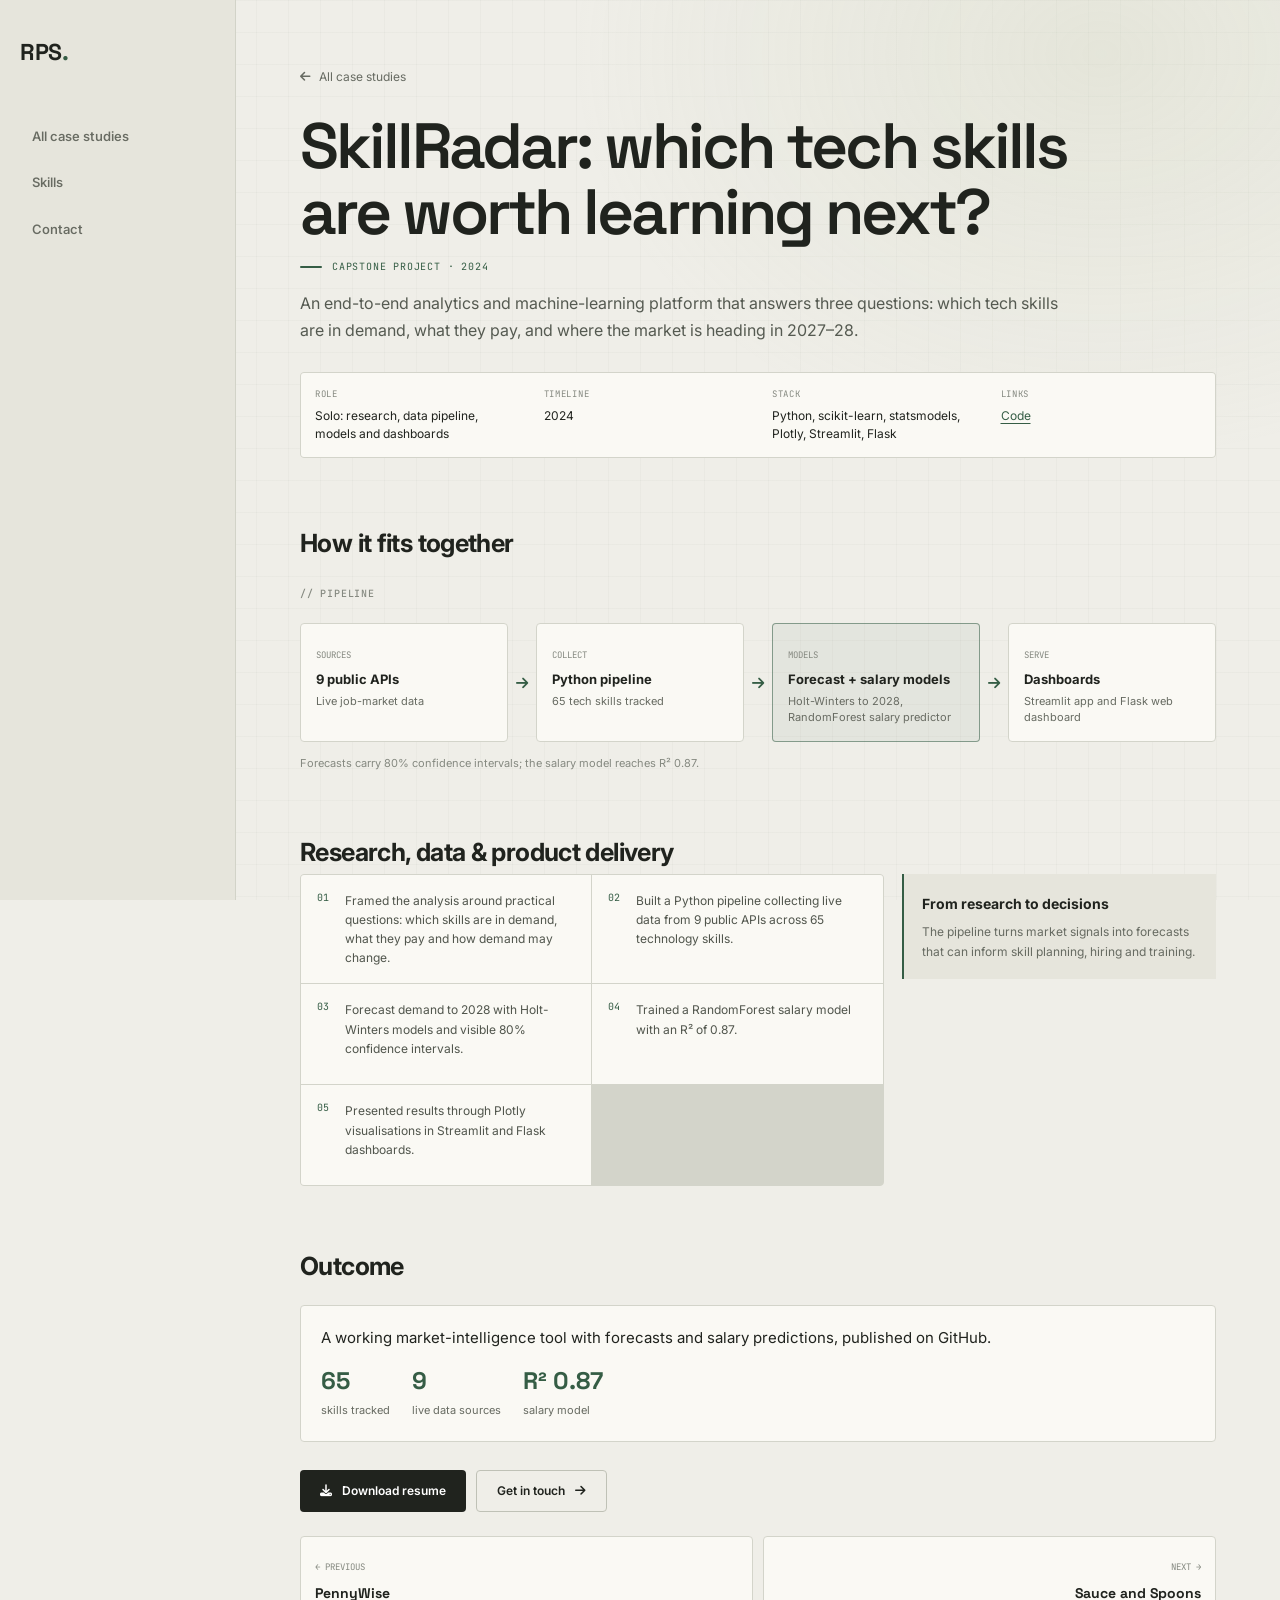
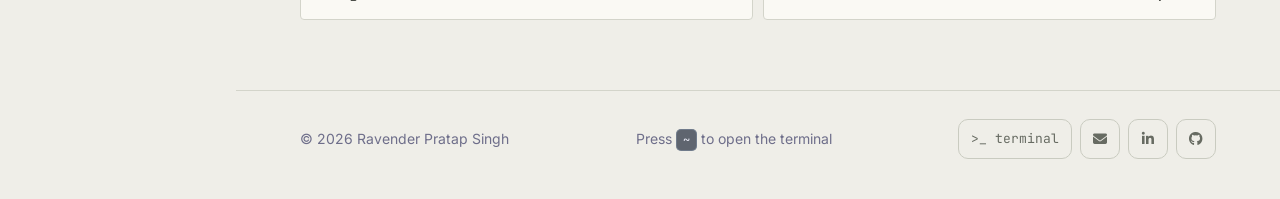
<file: work/skillradar.html>
<!DOCTYPE html>
<html lang="en">
<head>
<meta charset="UTF-8">
<meta name="viewport" content="width=device-width, initial-scale=1.0">
<title>SkillRadar · Case study · Ravender Pratap Singh</title>
<meta name="description" content="SkillRadar: an analytics and ML platform tracking 65 tech skills from 9 live APIs, with Holt-Winters forecasts to 2028 and a RandomForest salary model (R² 0.87).">
<meta name="author" content="Ravender Pratap Singh">
<link rel="canonical" href="https://ravsain.github.io/portfolio/work/skillradar.html">
<meta property="og:type" content="article">
<meta property="og:title" content="SkillRadar · Case study · Ravender Pratap Singh">
<meta property="og:description" content="SkillRadar: an analytics and ML platform tracking 65 tech skills from 9 live APIs, with Holt-Winters forecasts to 2028 and a RandomForest salary model (R² 0.87).">
<meta property="og:image" content="https://ravsain.github.io/portfolio/assets/og.png">
<meta name="twitter:card" content="summary_large_image">
<meta name="theme-color" content="#efeee8">
<link rel="icon" href="data:image/svg+xml,%3Csvg xmlns='http://www.w3.org/2000/svg' viewBox='0 0 64 64'%3E%3Crect width='64' height='64' rx='14' fill='%2307070f'/%3E%3Ctext x='50%25' y='54%25' text-anchor='middle' dominant-baseline='middle' font-family='Arial,sans-serif' font-weight='700' font-size='34' fill='%235ee7c2'%3ER%3C/text%3E%3C/svg%3E">
<script>
  document.documentElement.classList.add('js');
</script>
<link rel="preconnect" href="https://fonts.googleapis.com">
<link rel="preconnect" href="https://fonts.gstatic.com" crossorigin>
<link href="https://fonts.googleapis.com/css2?family=Inter:wght@400;500;600;700&family=JetBrains+Mono:wght@400;500;600&family=Space+Grotesk:wght@500;600;700&display=swap" rel="stylesheet">
<link rel="stylesheet" href="https://cdnjs.cloudflare.com/ajax/libs/font-awesome/6.4.0/css/all.min.css">
<link rel="stylesheet" href="../style.css">
<link rel="stylesheet" href="../case-redesign.css">
</head>
<body data-root="../">
<a class="skip-link" href="#main">Skip to content</a>

<header class="nav">
  <div class="wrap nav-inner">
    <a href="../index.html" class="logo" aria-label="Ravender Pratap Singh, home">RPS<span>.</span></a>
    <nav aria-label="Main">
      <ul class="nav-links">
        <li><a href="../index.html#work">All case studies</a></li>
        <li><a href="../index.html#skills">Skills</a></li>
        <li><a href="../index.html#contact">Contact</a></li>
      </ul>
    </nav>
  </div>
</header>

<main id="main">
  <section class="case-hero">
    <div class="wrap">
      <a class="back" href="../index.html#work"><i class="fas fa-arrow-left" aria-hidden="true"></i> All case studies</a>
      <h1>SkillRadar: which tech skills are worth learning next?</h1>
      <p class="eyebrow" style="margin-top:14px">Capstone project · 2024</p>
      <p class="lede">An end-to-end analytics and machine-learning platform that answers three questions: which tech skills are in demand, what they pay, and where the market is heading in 2027–28.</p>
      <dl class="case-meta">
          <div><dt>Role</dt><dd>Solo: research, data pipeline, models and dashboards</dd></div>
          <div><dt>Timeline</dt><dd>2024</dd></div>
          <div><dt>Stack</dt><dd>Python, scikit-learn, statsmodels, Plotly, Streamlit, Flask</dd></div>
          <div><dt>Links</dt><dd class="slots"><a href="https://github.com/ravsain/Analysis-on-Emerging-Technology-Skills-and-Trends" target="_blank" rel="noopener">Code</a> <!-- TODO: paste SkillRadar live dashboard link --><a data-slot href="#" target="_blank" rel="noopener">Live dashboard</a></dd></div>
      </dl>
    </div>
  </section>

  <section class="case-section">
    <div class="wrap">
      <h2>How it fits together</h2>
      <h3 class="mono" style="margin-top:22px;font-size:13px;color:var(--text-3);font-weight:500">// pipeline</h3>
        <div class="flow" role="list" aria-label="Pipeline"><div class="flow-node"><small>sources</small><b>9 public APIs</b><span>Live job-market data</span></div><span class="flow-arrow" aria-hidden="true"><i class="fas fa-arrow-right"></i></span><div class="flow-node"><small>collect</small><b>Python pipeline</b><span>65 tech skills tracked</span></div><span class="flow-arrow" aria-hidden="true"><i class="fas fa-arrow-right"></i></span><div class="flow-node hl"><small>models</small><b>Forecast + salary models</b><span>Holt-Winters to 2028, RandomForest salary predictor</span></div><span class="flow-arrow" aria-hidden="true"><i class="fas fa-arrow-right"></i></span><div class="flow-node"><small>serve</small><b>Dashboards</b><span>Streamlit app and Flask web dashboard</span></div></div>
      <p class="flow-caption">Forecasts carry 80% confidence intervals; the salary model reaches R² 0.87.</p>
    </div>
  </section>

  <section class="case-section">
    <div class="wrap">
      <h2>Research, data &amp; product delivery</h2>
      <div class="contributions">
        <ol class="contribution-list">
          <li>Framed the analysis around practical questions: which skills are in demand, what they pay and how demand may change.</li>
          <li>Built a Python pipeline collecting live data from 9 public APIs across 65 technology skills.</li>
          <li>Forecast demand to 2028 with Holt-Winters models and visible 80% confidence intervals.</li>
          <li>Trained a RandomForest salary model with an R² of 0.87.</li>
          <li>Presented results through Plotly visualisations in Streamlit and Flask dashboards.</li>
        </ol>
        <aside class="contribution-note"><b>From research to decisions</b>The pipeline turns market signals into forecasts that can inform skill planning, hiring and training.</aside>
      </div>
    </div>
  </section>

  <section class="case-section">
    <div class="wrap">
      <h2>Outcome</h2>
      <div class="outcome">
        <p>A working market-intelligence tool with forecasts and salary predictions, published on GitHub.</p>
        <div class="outcome-stats"><div><b>65</b><span>skills tracked</span></div><div><b>9</b><span>live data sources</span></div><div><b>R² 0.87</b><span>salary model</span></div></div>
      </div>

      <div class="hero-actions" style="margin-top:28px">
        <a class="btn btn-primary" data-cv href="../resume/Ravender_Pratap_Singh_Resume.pdf" download><i class="fas fa-download" aria-hidden="true"></i> Download resume</a>
        <a class="btn btn-ghost" href="../index.html#contact">Get in touch <i class="fas fa-arrow-right" aria-hidden="true"></i></a>
      </div>

      <nav class="case-nav" aria-label="More case studies">
        <a href="pennywise.html"><small>← previous</small><b>PennyWise</b></a>
        <a href="sauce-and-spoons.html"><small>next →</small><b>Sauce and Spoons</b></a>
      </nav>
    </div>
  </section>
</main>

<footer class="footer">
  <div class="wrap footer-inner">
    <span>© <span data-year>2026</span> Ravender Pratap Singh</span>
    <span>Press <kbd>~</kbd> to open the terminal</span>
    <div class="footer-links">
      <button type="button" class="term-open" data-terminal aria-label="Open terminal">&gt;_ terminal</button>
      <a href="mailto:ravsainz@gmail.com" aria-label="Email"><i class="fas fa-envelope" aria-hidden="true"></i></a>
      <a href="https://www.linkedin.com/in/r-p-s" target="_blank" rel="noopener" aria-label="LinkedIn"><i class="fab fa-linkedin-in" aria-hidden="true"></i></a>
      <a href="https://github.com/ravsain" target="_blank" rel="noopener" aria-label="GitHub"><i class="fab fa-github" aria-hidden="true"></i></a>
    </div>
  </div>
</footer>

<script src="../script.js"></script>
</body>
</html>
</file>
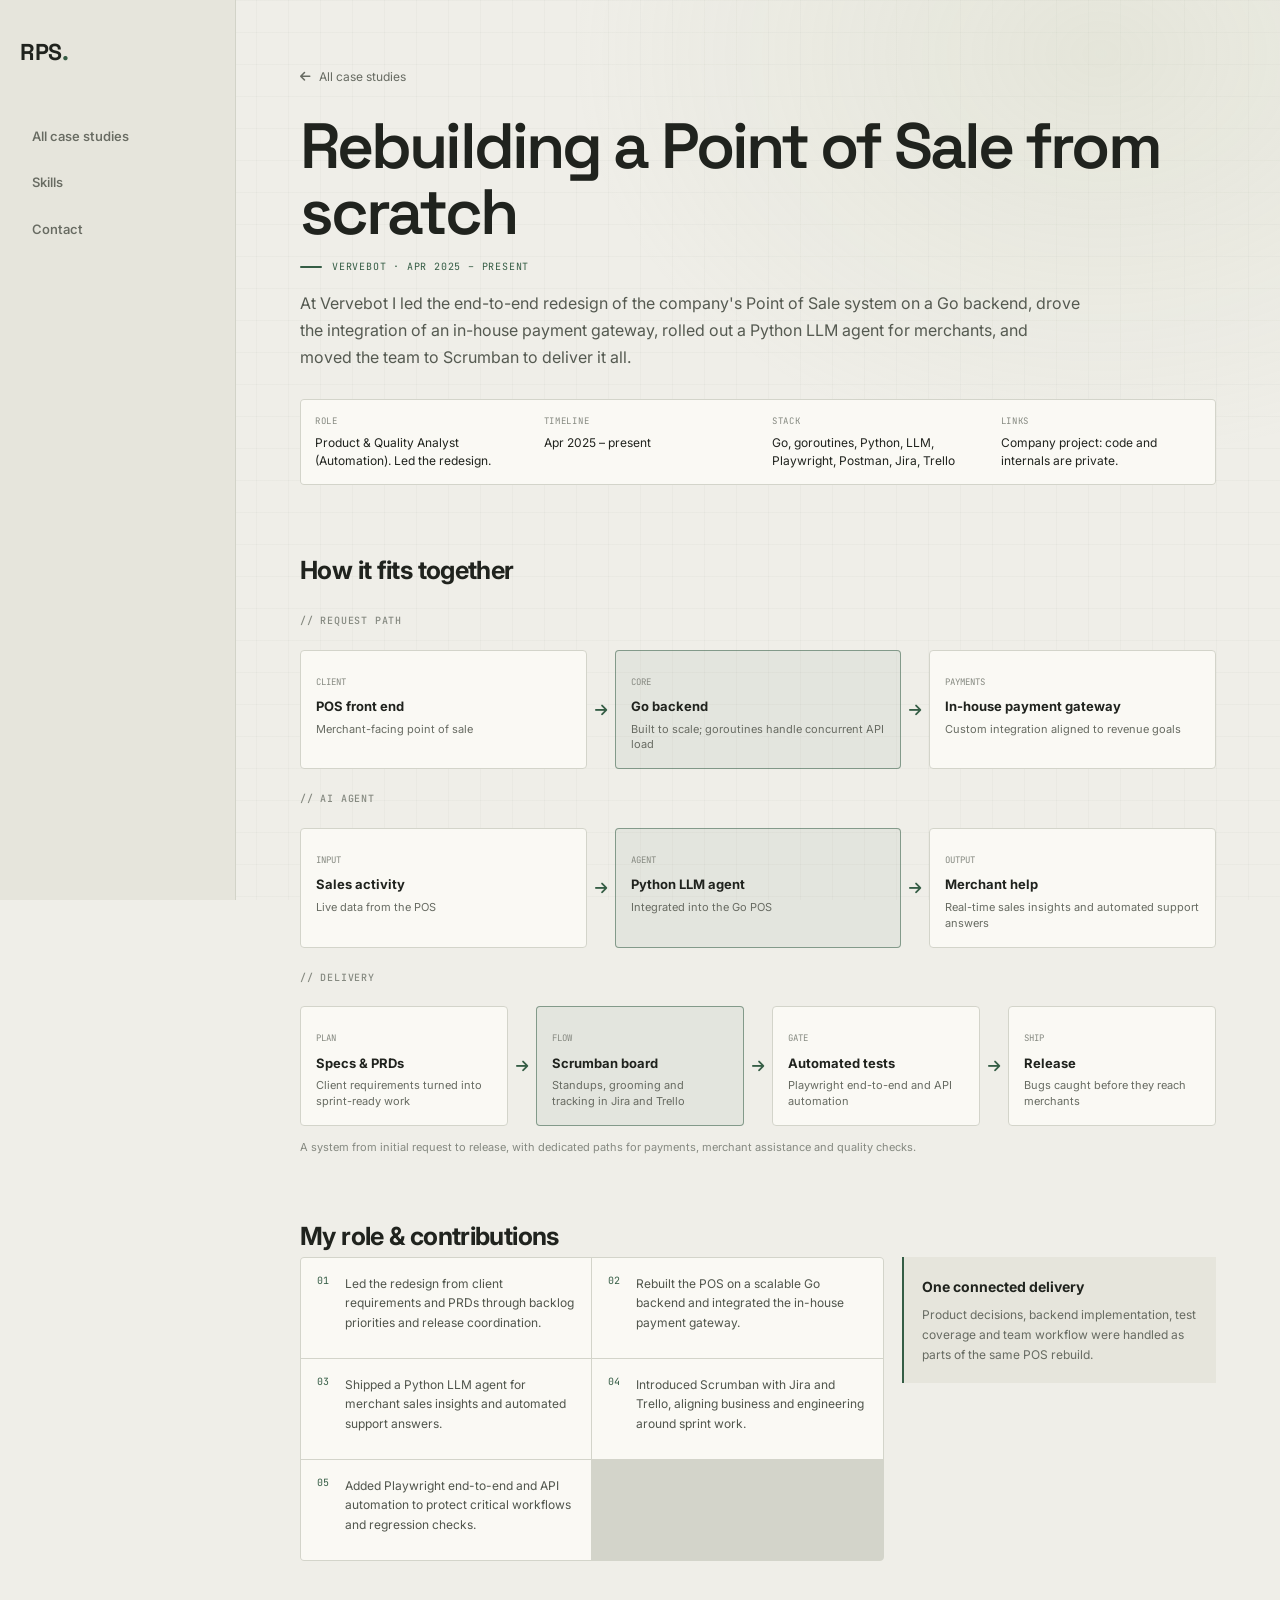
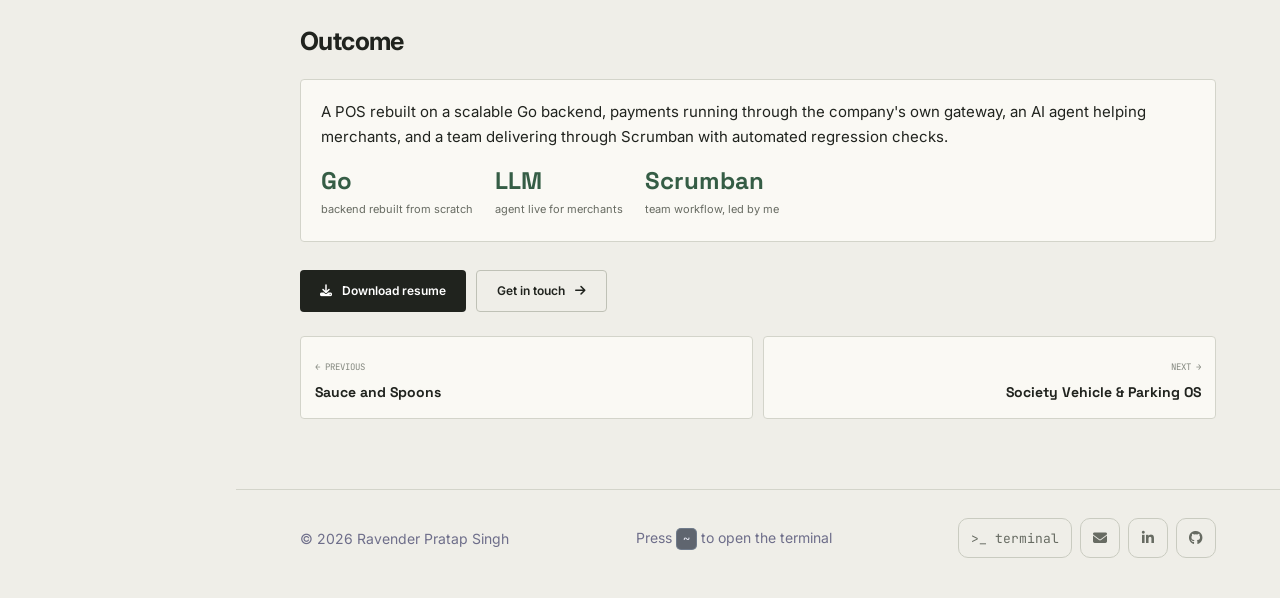
<file: work/vervebot-pos.html>
<!DOCTYPE html>
<html lang="en">
<head>
<meta charset="UTF-8">
<meta name="viewport" content="width=device-width, initial-scale=1.0">
<title>Vervebot POS rebuild · Case study · Ravender Pratap Singh</title>
<meta name="description" content="How Ravender Pratap Singh led a from-scratch POS redesign in Go, integrated an in-house payment gateway, rolled out a Python LLM agent and moved the team to Scrumban.">
<meta name="author" content="Ravender Pratap Singh">
<link rel="canonical" href="https://ravsain.github.io/portfolio/work/vervebot-pos.html">
<meta property="og:type" content="article">
<meta property="og:title" content="Vervebot POS rebuild · Case study · Ravender Pratap Singh">
<meta property="og:description" content="How Ravender Pratap Singh led a from-scratch POS redesign in Go, integrated an in-house payment gateway, rolled out a Python LLM agent and moved the team to Scrumban.">
<meta property="og:image" content="https://ravsain.github.io/portfolio/assets/og.png">
<meta name="twitter:card" content="summary_large_image">
<meta name="theme-color" content="#efeee8">
<link rel="icon" href="data:image/svg+xml,%3Csvg xmlns='http://www.w3.org/2000/svg' viewBox='0 0 64 64'%3E%3Crect width='64' height='64' rx='14' fill='%2307070f'/%3E%3Ctext x='50%25' y='54%25' text-anchor='middle' dominant-baseline='middle' font-family='Arial,sans-serif' font-weight='700' font-size='34' fill='%235ee7c2'%3ER%3C/text%3E%3C/svg%3E">
<script>
  document.documentElement.classList.add('js');
</script>
<link rel="preconnect" href="https://fonts.googleapis.com">
<link rel="preconnect" href="https://fonts.gstatic.com" crossorigin>
<link href="https://fonts.googleapis.com/css2?family=Inter:wght@400;500;600;700&family=JetBrains+Mono:wght@400;500;600&family=Space+Grotesk:wght@500;600;700&display=swap" rel="stylesheet">
<link rel="stylesheet" href="https://cdnjs.cloudflare.com/ajax/libs/font-awesome/6.4.0/css/all.min.css">
<link rel="stylesheet" href="../style.css">
<link rel="stylesheet" href="../case-redesign.css">
</head>
<body data-root="../">
<a class="skip-link" href="#main">Skip to content</a>

<header class="nav">
  <div class="wrap nav-inner">
    <a href="../index.html" class="logo" aria-label="Ravender Pratap Singh, home">RPS<span>.</span></a>
    <nav aria-label="Main">
      <ul class="nav-links">
        <li><a href="../index.html#work">All case studies</a></li>
        <li><a href="../index.html#skills">Skills</a></li>
        <li><a href="../index.html#contact">Contact</a></li>
      </ul>
    </nav>
  </div>
</header>

<main id="main">
  <section class="case-hero">
    <div class="wrap">
      <a class="back" href="../index.html#work"><i class="fas fa-arrow-left" aria-hidden="true"></i> All case studies</a>
      <h1>Rebuilding a Point of Sale from scratch</h1>
      <p class="eyebrow" style="margin-top:14px">Vervebot · Apr 2025 – present</p>
      <p class="lede">At Vervebot I led the end-to-end redesign of the company's Point of Sale system on a Go backend, drove the integration of an in-house payment gateway, rolled out a Python LLM agent for merchants, and moved the team to Scrumban to deliver it all.</p>
      <dl class="case-meta">
          <div><dt>Role</dt><dd>Product &amp; Quality Analyst (Automation). Led the redesign.</dd></div>
          <div><dt>Timeline</dt><dd>Apr 2025 – present</dd></div>
          <div><dt>Stack</dt><dd>Go, goroutines, Python, LLM, Playwright, Postman, Jira, Trello</dd></div>
          <div><dt>Links</dt><dd>Company project: code and internals are private.</dd></div>
      </dl>
    </div>
  </section>

  <section class="case-section">
    <div class="wrap">
      <h2>How it fits together</h2>
      <h3 class="mono" style="margin-top:22px;font-size:13px;color:var(--text-3);font-weight:500">// request path</h3>
        <div class="flow" role="list" aria-label="Request path"><div class="flow-node"><small>client</small><b>POS front end</b><span>Merchant-facing point of sale</span></div><span class="flow-arrow" aria-hidden="true"><i class="fas fa-arrow-right"></i></span><div class="flow-node hl"><small>core</small><b>Go backend</b><span>Built to scale; goroutines handle concurrent API load</span></div><span class="flow-arrow" aria-hidden="true"><i class="fas fa-arrow-right"></i></span><div class="flow-node"><small>payments</small><b>In-house payment gateway</b><span>Custom integration aligned to revenue goals</span></div></div>
        <h3 class="mono" style="margin-top:22px;font-size:13px;color:var(--text-3);font-weight:500">// ai agent</h3>
        <div class="flow" role="list" aria-label="AI agent"><div class="flow-node"><small>input</small><b>Sales activity</b><span>Live data from the POS</span></div><span class="flow-arrow" aria-hidden="true"><i class="fas fa-arrow-right"></i></span><div class="flow-node hl"><small>agent</small><b>Python LLM agent</b><span>Integrated into the Go POS</span></div><span class="flow-arrow" aria-hidden="true"><i class="fas fa-arrow-right"></i></span><div class="flow-node"><small>output</small><b>Merchant help</b><span>Real-time sales insights and automated support answers</span></div></div>
        <h3 class="mono" style="margin-top:22px;font-size:13px;color:var(--text-3);font-weight:500">// delivery</h3>
        <div class="flow" role="list" aria-label="Delivery"><div class="flow-node"><small>plan</small><b>Specs &amp; PRDs</b><span>Client requirements turned into sprint-ready work</span></div><span class="flow-arrow" aria-hidden="true"><i class="fas fa-arrow-right"></i></span><div class="flow-node hl"><small>flow</small><b>Scrumban board</b><span>Standups, grooming and tracking in Jira and Trello</span></div><span class="flow-arrow" aria-hidden="true"><i class="fas fa-arrow-right"></i></span><div class="flow-node"><small>gate</small><b>Automated tests</b><span>Playwright end-to-end and API automation</span></div><span class="flow-arrow" aria-hidden="true"><i class="fas fa-arrow-right"></i></span><div class="flow-node"><small>ship</small><b>Release</b><span>Bugs caught before they reach merchants</span></div></div>
      <p class="flow-caption">A system from initial request to release, with dedicated paths for payments, merchant assistance and quality checks.</p>
    </div>
  </section>

  <section class="case-section">
    <div class="wrap">
      <h2>My role &amp; contributions</h2>
      <div class="contributions">
        <ol class="contribution-list">
          <li>Led the redesign from client requirements and PRDs through backlog priorities and release coordination.</li>
          <li>Rebuilt the POS on a scalable Go backend and integrated the in-house payment gateway.</li>
          <li>Shipped a Python LLM agent for merchant sales insights and automated support answers.</li>
          <li>Introduced Scrumban with Jira and Trello, aligning business and engineering around sprint work.</li>
          <li>Added Playwright end-to-end and API automation to protect critical workflows and regression checks.</li>
        </ol>
        <aside class="contribution-note"><b>One connected delivery</b>Product decisions, backend implementation, test coverage and team workflow were handled as parts of the same POS rebuild.</aside>
      </div>
    </div>
  </section>

  <section class="case-section">
    <div class="wrap">
      <h2>Outcome</h2>
      <div class="outcome">
        <p>A POS rebuilt on a scalable Go backend, payments running through the company's own gateway, an AI agent helping merchants, and a team delivering through Scrumban with automated regression checks.</p>
        <div class="outcome-stats"><div><b>Go</b><span>backend rebuilt from scratch</span></div><div><b>LLM</b><span>agent live for merchants</span></div><div><b>Scrumban</b><span>team workflow, led by me</span></div></div>
      </div>

      <div class="hero-actions" style="margin-top:28px">
        <a class="btn btn-primary" data-cv href="../resume/Ravender_Pratap_Singh_Resume.pdf" download><i class="fas fa-download" aria-hidden="true"></i> Download resume</a>
        <a class="btn btn-ghost" href="../index.html#contact">Get in touch <i class="fas fa-arrow-right" aria-hidden="true"></i></a>
      </div>

      <nav class="case-nav" aria-label="More case studies">
        <a href="sauce-and-spoons.html"><small>← previous</small><b>Sauce and Spoons</b></a>
        <a href="parking-os.html"><small>next →</small><b>Society Vehicle &amp; Parking OS</b></a>
      </nav>
    </div>
  </section>
</main>

<footer class="footer">
  <div class="wrap footer-inner">
    <span>© <span data-year>2026</span> Ravender Pratap Singh</span>
    <span>Press <kbd>~</kbd> to open the terminal</span>
    <div class="footer-links">
      <button type="button" class="term-open" data-terminal aria-label="Open terminal">&gt;_ terminal</button>
      <a href="mailto:ravsainz@gmail.com" aria-label="Email"><i class="fas fa-envelope" aria-hidden="true"></i></a>
      <a href="https://www.linkedin.com/in/r-p-s" target="_blank" rel="noopener" aria-label="LinkedIn"><i class="fab fa-linkedin-in" aria-hidden="true"></i></a>
      <a href="https://github.com/ravsain" target="_blank" rel="noopener" aria-label="GitHub"><i class="fab fa-github" aria-hidden="true"></i></a>
    </div>
  </div>
</footer>

<script src="../script.js"></script>
</body>
</html>
</file>
<file: style.css>
/* =====================================================================
   Ravender Pratap Singh — portfolio
   One stylesheet for the home page and every case study in /work.

   The "view" system: <html data-view="product|eng|ops"> is set by script.js.
     - [data-only="product eng"]  → element shows only in those views
     - --accent follows the view: product = lavender, eng = mint, ops = gold
===================================================================== */

:root {
  color-scheme: dark;

  --bg:        #080c14;
  --bg-2:      #101827;
  --surface:   rgba(20,30,48,.66);
  --surface-2: rgba(35,48,70,.72);
  --border:    rgba(163,184,218,.14);
  --border-2:  rgba(163,184,218,.26);

  --text:   #e8e8f3;
  --text-2: #a6a6c0;
  --text-3: #6e6e8a;

  --mint: #42d6c5;  --mint-rgb: 66,214,197;
  --lav:  #a78bfa;  --lav-rgb: 167,139,250;
  --gold: #ffbf69;  --gold-rgb: 255,191,105;

  --accent: var(--lav);
  --accent-rgb: var(--lav-rgb);
  --on-accent: #0b0b17;

  --font-body: 'Inter', system-ui, -apple-system, 'Segoe UI', sans-serif;
  --font-head: 'Space Grotesk', 'Inter', system-ui, sans-serif;
  --font-mono: 'JetBrains Mono', ui-monospace, 'Cascadia Code', Consolas, monospace;

  --r-sm: 6px;
  --r-md: 9px;
  --r-lg: 12px;
  --ease: cubic-bezier(.22,1,.36,1);
  --wrap: 1120px;
  --nav-h: 64px;
}

html[data-view="product"] { --accent: var(--lav);  --accent-rgb: var(--lav-rgb); }
html[data-view="eng"]     { --accent: var(--mint); --accent-rgb: var(--mint-rgb); }
html[data-view="ops"]     { --accent: var(--gold); --accent-rgb: var(--gold-rgb); }

/* view-only content */
html[data-view="product"] [data-only]:not([data-only~="product"]),
html[data-view="eng"]     [data-only]:not([data-only~="eng"]),
html[data-view="ops"]     [data-only]:not([data-only~="ops"]) { display: none !important; }

/* ── base ─────────────────────────────────────────────── */
*, *::before, *::after { box-sizing: border-box; margin: 0; padding: 0; }
html { scroll-behavior: smooth; scroll-padding-top: calc(var(--nav-h) + 16px); -webkit-text-size-adjust: 100%; }
body {
  font-family: var(--font-body);
  font-size: 16px;
  line-height: 1.65;
  color: var(--text);
  background: var(--bg);
  overflow-x: hidden;
  -webkit-font-smoothing: antialiased;
}
body::before {               /* quiet instrument-grid texture, tinted by the current view */
  content: ""; position: fixed; inset: 0; z-index: -1; pointer-events: none;
  background:
    linear-gradient(rgba(151,177,216,.035) 1px, transparent 1px),
    linear-gradient(90deg, rgba(151,177,216,.035) 1px, transparent 1px),
    radial-gradient(ellipse at 52% 0%, rgba(var(--accent-rgb), .14), transparent 58%);
  background-size: 44px 44px, 44px 44px, auto;
  transition: background .6s var(--ease);
}
img, svg { display: block; max-width: 100%; }
a { color: inherit; text-decoration: none; }
button { font: inherit; color: inherit; background: none; border: 0; cursor: pointer; }
strong { color: #fff; font-weight: 600; }
::selection { background: rgba(var(--accent-rgb), .35); color: #fff; }
:focus-visible { outline: 2px solid var(--accent); outline-offset: 3px; border-radius: 6px; }

.wrap { width: 100%; max-width: var(--wrap); margin: 0 auto; padding: 0 24px; }
.mono { font-family: var(--font-mono); }
.accent { color: var(--accent); transition: color .4s var(--ease); }
.sr-only { position: absolute; width: 1px; height: 1px; overflow: hidden; clip: rect(0 0 0 0); white-space: nowrap; }
.skip-link { position: absolute; left: 12px; top: -48px; z-index: 100; background: var(--accent); color: var(--on-accent); padding: 8px 14px; border-radius: 8px; font-weight: 600; }
.skip-link:focus { top: 12px; }

/* ── buttons & tags ───────────────────────────────────── */
.btn {
  display: inline-flex; align-items: center; justify-content: center; gap: 10px;
  min-height: 46px; padding: 0 20px; border-radius: 12px;
  font-weight: 600; font-size: 15px; line-height: 1; white-space: nowrap;
  transition: transform .2s var(--ease), background .3s, border-color .3s, color .3s, box-shadow .3s;
}
.btn:hover { transform: translateY(-2px); }
.btn-primary { background: linear-gradient(105deg, #655df6, #a277fa); color: #fff; box-shadow: 0 8px 28px -12px rgba(var(--accent-rgb), .85); }
.btn-ghost { border: 1px solid var(--border-2); background: var(--surface); }
.btn-ghost:hover { border-color: rgba(var(--accent-rgb), .6); }
.btn-sm { min-height: 38px; padding: 0 14px; font-size: 14px; border-radius: 10px; }

.tags { display: flex; flex-wrap: wrap; gap: 6px; }
.tag {
  font-family: var(--font-mono); font-size: 12px; line-height: 1;
  padding: 6px 9px; border-radius: 7px;
  color: var(--text-2); background: var(--surface); border: 1px solid var(--border);
}

/* ── nav ──────────────────────────────────────────────── */
.nav {
  position: sticky; top: 0; z-index: 50; height: var(--nav-h);
  background: rgba(8,12,20,.86); backdrop-filter: blur(18px); -webkit-backdrop-filter: blur(18px);
  border-bottom: 1px solid var(--border);
}
.nav-inner { height: 100%; display: flex; align-items: center; gap: 20px; }
.logo { font-family: var(--font-head); font-weight: 700; font-size: 20px; letter-spacing: -.02em; flex-shrink: 0; }
.logo span { color: var(--accent); transition: color .4s; }
.nav-links { display: flex; gap: 4px; margin-left: auto; list-style: none; }
.nav-links a { padding: 8px 12px; border-radius: 8px; font-size: 14px; color: var(--text-2); transition: color .2s, background .2s; }
.nav-links a:hover { color: var(--text); background: var(--surface); }
.menu-btn { display: none; margin-left: auto; width: 42px; height: 42px; border-radius: 10px; border: 1px solid var(--border); }
.menu-btn span { display: block; width: 18px; height: 2px; margin: 4px auto; background: var(--text); border-radius: 2px; transition: transform .3s, opacity .3s; }
.menu-btn[aria-expanded="true"] span:nth-child(1) { transform: translateY(6px) rotate(45deg); }
.menu-btn[aria-expanded="true"] span:nth-child(2) { opacity: 0; }
.menu-btn[aria-expanded="true"] span:nth-child(3) { transform: translateY(-6px) rotate(-45deg); }
.mobile-menu { display: none; }

/* view switch (segmented control) */
.viewswitch {
  position: relative; display: grid; grid-template-columns: repeat(3, 1fr);
  padding: 4px; border-radius: 12px; background: var(--surface); border: 1px solid var(--border);
}
.viewswitch::before {
  content: ""; position: absolute; top: 4px; bottom: 4px; left: 4px;
  width: calc((100% - 8px) / 3); border-radius: 9px;
  background: rgba(var(--accent-rgb), .16); border: 1px solid rgba(var(--accent-rgb), .45);
  transition: transform .45s var(--ease), background .4s, border-color .4s;
}
html[data-view="eng"] .viewswitch::before { transform: translateX(100%); }
html[data-view="ops"] .viewswitch::before { transform: translateX(200%); }
.viewswitch button {
  position: relative; padding: 7px 14px; border-radius: 9px;
  font-size: 13.5px; font-weight: 600; color: var(--text-2); transition: color .3s;
}
.viewswitch button[aria-pressed="true"] { color: var(--text); }
.vs-short { display: none; }

/* ── sections ─────────────────────────────────────────── */
.section { padding: 96px 0; }
.section-head { max-width: 720px; margin-bottom: 44px; }
.eyebrow {
  display: inline-flex; align-items: center; gap: 10px;
  font-family: var(--font-mono); font-size: 13px; color: var(--accent); letter-spacing: .02em;
  transition: color .4s;
}
.eyebrow::before { content: ""; width: 22px; height: 2px; background: currentColor; border-radius: 2px; }
.section-head h2, .h2 {
  font-family: var(--font-head); font-weight: 700; letter-spacing: -.02em;
  font-size: clamp(30px, 4.4vw, 44px); line-height: 1.1; margin-top: 12px;
}
.section-head p { margin-top: 14px; color: var(--text-2); font-size: 17px; }

/* reveal on scroll (only when JS is running) */
html.js .reveal { opacity: 0; transform: translateY(18px); transition: opacity .7s var(--ease), transform .7s var(--ease); }
html.js .reveal.in { opacity: 1; transform: none; }

/* ── hero ─────────────────────────────────────────────── */
.hero { padding: 72px 0 40px; }
.hero-grid { display: grid; grid-template-columns: minmax(0, 1.35fr) minmax(0, 1fr); gap: 48px; align-items: start; }
.status {
  display: inline-flex; align-items: center; gap: 10px;
  padding: 7px 14px 7px 12px; border-radius: 99px; font-size: 13.5px; color: var(--text-2);
  background: var(--surface); border: 1px solid var(--border);
}
.status i { width: 8px; height: 8px; border-radius: 50%; background: var(--mint); box-shadow: 0 0 0 4px rgba(var(--mint-rgb), .18); }
.hero-name { margin-top: 26px; font-family: var(--font-mono); font-size: 15px; color: var(--text-2); }
.hero-name b { color: var(--text); font-weight: 600; }
.hero-title {
  margin-top: 10px; font-family: var(--font-head); font-weight: 700; letter-spacing: -.03em;
  font-size: clamp(38px, 6.2vw, 66px); line-height: 1.02;
}
.hero-title em { font-style: normal; color: var(--accent); transition: color .4s; }
.hero-sub { margin-top: 20px; font-size: 18px; color: var(--text-2); max-width: 600px; }
.hero-actions { margin-top: 30px; display: flex; flex-wrap: wrap; gap: 12px; }
.hero-metrics {
  display: grid; grid-template-columns: repeat(4, 1fr); gap: 12px;
  margin-top: 26px; padding: 18px 0; border-block: 1px solid var(--border);
}
.hero-metrics div { min-width: 0; }
.hero-metrics b { display: block; font-family: var(--font-head); font-size: 24px; line-height: 1.1; color: var(--accent); }
.hero-metrics span { display: block; margin-top: 5px; font-size: 12px; line-height: 1.35; color: var(--text-3); }

.picker { margin-top: 40px; }
.picker-label { font-size: 13px; color: var(--text-3); font-family: var(--font-mono); margin-bottom: 10px; }
.picker-options { display: grid; grid-template-columns: repeat(3, 1fr); gap: 10px; }
.pick {
  text-align: left; padding: 14px 14px 13px; border-radius: 14px;
  background: var(--surface); border: 1px solid var(--border);
  transition: border-color .3s, background .3s, transform .2s var(--ease);
}
.pick:hover { transform: translateY(-2px); border-color: var(--border-2); }
.pick b { display: flex; align-items: center; gap: 8px; font-size: 15px; color: var(--text); }
.pick b i { width: 8px; height: 8px; border-radius: 50%; background: var(--c); }
.pick span { display: block; margin-top: 4px; font-size: 12.5px; line-height: 1.45; color: var(--text-3); }
.pick[data-set-view="product"] { --c: var(--lav);  --c-rgb: var(--lav-rgb); }
.pick[data-set-view="eng"]     { --c: var(--mint); --c-rgb: var(--mint-rgb); }
.pick[data-set-view="ops"]     { --c: var(--gold); --c-rgb: var(--gold-rgb); }
.pick[aria-pressed="true"] { background: rgba(var(--c-rgb), .10); border-color: rgba(var(--c-rgb), .55); }

/* recruiter fit card */
.fitcard {
  position: relative; padding: 26px; border-radius: var(--r-lg);
  background: linear-gradient(145deg, rgba(25,36,57,.9), rgba(12,19,32,.88));
  border: 1px solid var(--border-2);
  box-shadow: 0 24px 70px -48px rgba(var(--accent-rgb), .8), inset 0 1px rgba(255,255,255,.06);
  transition: box-shadow .5s;
}
.fitcard-top { display: flex; justify-content: space-between; align-items: center; gap: 12px; }
.fitcard-top .mono { font-size: 12.5px; color: var(--text-3); }
.dots { display: flex; gap: 6px; }
.dots i { width: 10px; height: 10px; border-radius: 50%; background: var(--surface-2); border: 1px solid var(--border-2); }
.fitcard h3 { margin-top: 18px; font-family: var(--font-head); font-size: 22px; letter-spacing: -.01em; line-height: 1.2; }
.fit-roles { margin-top: 12px; display: flex; flex-wrap: wrap; gap: 6px; }
.fit-roles span {
  font-size: 13px; padding: 5px 10px; border-radius: 8px;
  color: var(--accent); background: rgba(var(--accent-rgb), .10); border: 1px solid rgba(var(--accent-rgb), .3);
  transition: color .4s, background .4s, border-color .4s;
}
.fit-facts { margin-top: 20px; display: grid; grid-template-columns: auto 1fr; gap: 9px 16px; font-size: 14.5px; }
.fit-facts dt { color: var(--text-3); font-family: var(--font-mono); font-size: 12.5px; padding-top: 2px; }
.fit-facts dd { color: var(--text); }
.fit-proof { margin-top: 20px; padding-top: 18px; border-top: 1px dashed var(--border-2); display: grid; grid-template-columns: repeat(3, 1fr); gap: 10px; }
.fit-proof div b { display: block; font-family: var(--font-head); font-size: 24px; line-height: 1.1; color: var(--accent); transition: color .4s; }
.fit-proof div span { display: block; margin-top: 4px; font-size: 12.5px; line-height: 1.35; color: var(--text-2); }
.fitcard .btn { width: 100%; margin-top: 22px; }

/* ── how I work (cycle) ──────────────────────────────── */
.cycle { display: grid; grid-template-columns: repeat(6, 1fr); gap: 12px; counter-reset: stage; }
.stage {
  position: relative; padding: 20px 16px 18px; border-radius: var(--r-md);
  background: var(--surface); border: 1px solid var(--border);
  transition: border-color .4s, background .4s, opacity .4s;
}
.stage::before {
  counter-increment: stage; content: "0" counter(stage);
  font-family: var(--font-mono); font-size: 12px; color: var(--text-3);
}
.stage h3 { margin-top: 8px; font-family: var(--font-head); font-size: 18px; }
.stage p { margin-top: 6px; font-size: 13.5px; line-height: 1.5; color: var(--text-2); }
.stage .tags { margin-top: 12px; }
.stage .tag { font-size: 11px; padding: 4px 7px; }
html[data-view="product"] .stage[data-lenses~="product"],
html[data-view="eng"]     .stage[data-lenses~="eng"],
html[data-view="ops"]     .stage[data-lenses~="ops"] {
  background: rgba(var(--accent-rgb), .07); border-color: rgba(var(--accent-rgb), .45);
}
html[data-view="product"] .stage[data-lenses~="product"]::before,
html[data-view="eng"]     .stage[data-lenses~="eng"]::before,
html[data-view="ops"]     .stage[data-lenses~="ops"]::before { color: var(--accent); }
.cycle-note { margin-top: 18px; font-size: 14px; color: var(--text-3); }
.cycle-note b { color: var(--accent); font-weight: 600; }

/* ── experience timeline ─────────────────────────────── */
.timeline { position: relative; display: grid; gap: 18px; }
.job {
  display: grid; grid-template-columns: 220px minmax(0, 1fr); gap: 28px;
  padding: 26px; border-radius: var(--r-lg); background: var(--surface); border: 1px solid var(--border);
  transition: border-color .3s, opacity .3s, background .3s;
}
.job-side .job-when { font-family: var(--font-mono); font-size: 13px; color: var(--text-3); }
.job-side .job-org { margin-top: 6px; font-family: var(--font-head); font-size: 20px; font-weight: 600; }
.job-side .job-place { font-size: 14px; color: var(--text-3); }
.job-side .now { display: inline-block; margin-top: 10px; font-family: var(--font-mono); font-size: 11.5px; padding: 3px 8px; border-radius: 6px; color: var(--mint); background: rgba(var(--mint-rgb), .1); border: 1px solid rgba(var(--mint-rgb), .3); }
.job-role { font-family: var(--font-head); font-size: 19px; font-weight: 600; }
.points { list-style: none; margin-top: 12px; display: grid; gap: 8px; }
.points li { position: relative; padding-left: 20px; color: var(--text-2); font-size: 15.5px; }
.points li::before {
  content: ""; position: absolute; left: 2px; top: .62em; width: 7px; height: 7px; border-radius: 2px;
  background: var(--accent); transform: rotate(45deg); transition: background .4s;
}
.job .tags { margin-top: 16px; }

/* ── work grid ────────────────────────────────────────── */
.work-grid { display: grid; grid-template-columns: repeat(6, 1fr); gap: 18px; }
.work-card {
  grid-column: span 2; position: relative; display: flex; flex-direction: column;
  padding: 24px; border-radius: var(--r-lg); background: var(--surface); border: 1px solid var(--border);
  transition: border-color .3s, transform .3s var(--ease), opacity .3s, background .3s;
}
.work-card:hover { border-color: rgba(var(--accent-rgb), .5); transform: translateY(-3px); }
html[data-view="product"] .work-card[data-feature~="product"],
html[data-view="eng"]     .work-card[data-feature~="eng"],
html[data-view="ops"]     .work-card[data-feature~="ops"] { grid-column: span 3; }
html[data-view="product"] .work-card { order: var(--o-product, 9); }
html[data-view="eng"]     .work-card { order: var(--o-eng, 9); }
html[data-view="ops"]     .work-card { order: var(--o-ops, 9); }
.work-meta { display: flex; justify-content: space-between; gap: 10px; font-family: var(--font-mono); font-size: 12.5px; color: var(--text-3); }
.work-meta .live { color: var(--mint); }
.work-card h3 { margin-top: 14px; font-family: var(--font-head); font-size: 22px; line-height: 1.2; letter-spacing: -.01em; }
.work-card .what { margin-top: 4px; font-size: 14px; color: var(--accent); transition: color .4s; }
.work-card p { margin-top: 12px; font-size: 15px; color: var(--text-2); }
.work-card .tags { margin-top: 16px; }
.work-foot { margin-top: auto; padding-top: 20px; display: flex; flex-wrap: wrap; gap: 8px 16px; align-items: center; }
.work-expand {
  position: relative; z-index: 1; display: inline-flex; align-items: center; gap: 7px;
  min-height: 34px; padding: 0 10px; border-radius: 8px; border: 1px solid var(--border-2);
  color: var(--text-2); font-size: 13px; transition: color .2s, border-color .2s, background .2s;
}
.work-expand:hover { color: var(--text); border-color: rgba(var(--accent-rgb), .6); background: var(--surface-2); }
.work-link { display: inline-flex; align-items: center; gap: 8px; font-weight: 600; font-size: 14.5px; color: var(--text); }
.work-link i { color: var(--accent); transition: transform .25s var(--ease), color .4s; }
.work-link:hover i { transform: translateX(4px); }
.work-ext { font-size: 13.5px; color: var(--text-3); display: inline-flex; gap: 6px; align-items: center; }
.work-ext:hover { color: var(--text); }
.stretched::after { content: ""; position: absolute; inset: 0; border-radius: inherit; }
.work-card .work-ext { position: relative; z-index: 1; }

/* ── project quick view ───────────────────────────────── */
.project-dialog {
  width: min(620px, calc(100vw - 32px)); max-height: min(80vh, 680px); margin: auto; padding: 28px;
  overflow: auto; color: var(--text); background: var(--bg-2); border: 1px solid var(--border-2);
  border-radius: 16px; box-shadow: 0 32px 100px rgba(0,0,0,.65);
}
.project-dialog::backdrop { background: rgba(3,6,12,.76); backdrop-filter: blur(6px); }
.project-dialog-head { display: flex; align-items: center; justify-content: space-between; gap: 16px; }
.project-dialog-head span { color: var(--text-3); font-size: 12px; }
.project-dialog-head button { display: grid; place-items: center; width: 38px; height: 38px; border: 1px solid var(--border); border-radius: 9px; color: var(--text-2); }
.project-dialog-head button:hover { color: var(--text); border-color: var(--border-2); }
.project-dialog h2 { margin-top: 18px; font-family: var(--font-head); font-size: 30px; line-height: 1.15; }
.project-dialog-subtitle { margin-top: 5px; color: var(--accent); }
.project-dialog-description { margin-top: 18px; color: var(--text-2); }
.project-dialog .tags { margin-top: 20px; }
.project-dialog > .btn { margin-top: 24px; }

/* ── latency playground ──────────────────────────────── */
.latency-lab { padding: 24px; border: 1px solid var(--border-2); border-radius: var(--r-lg); background: linear-gradient(145deg, rgba(var(--accent-rgb), .08), var(--surface) 44%); }
.latency-controls { display: flex; align-items: center; flex-wrap: wrap; gap: 12px; }
.latency-controls label { color: var(--text-3); font: 12px var(--font-mono); }
.latency-controls select { min-height: 44px; min-width: 210px; padding: 0 34px 0 12px; border: 1px solid var(--border-2); border-radius: 9px; color: var(--text); background: #111827; font: 13px var(--font-mono); }
.latency-controls .btn { margin-left: auto; }
.latency-main { display: grid; grid-template-columns: minmax(200px, .75fr) minmax(0, 1.4fr); gap: 24px; align-items: center; margin-top: 24px; }
.latency-stats { display: grid; gap: 14px; }
.latency-stats div { padding-bottom: 12px; border-bottom: 1px solid var(--border); }
.latency-stats span { display: block; color: var(--text-3); font: 11px var(--font-mono); }
.latency-stats b { display: block; margin-top: 3px; font: 600 24px var(--font-head); color: var(--text); }
.latency-status { margin-top: 14px; color: var(--text-3); font-size: 12px; }
.latency-chart { display: flex; align-items: end; justify-content: space-between; gap: 8px; min-height: 190px; padding: 18px 16px 0; border: 1px solid var(--border); border-radius: 12px; background: rgba(4,8,15,.38); }
.latency-empty { align-self: center; width: 100%; color: var(--text-3); font: 12px var(--font-mono); text-align: center; }
.latency-bar { display: flex; flex: 1; flex-direction: column; align-items: center; justify-content: end; gap: 8px; min-width: 12px; height: 100%; color: var(--text-3); font: 10px var(--font-mono); }
.latency-bar i { display: block; width: min(100%, 28px); height: var(--sample-height); min-height: 8px; border-radius: 5px 5px 0 0; background: linear-gradient(180deg, #8b5cf6, #6366f1); animation: sample-rise .45s var(--ease) both; }
@keyframes sample-rise { from { height: 0; opacity: .3; } }
.latency-legend { display: flex; justify-content: space-between; gap: 12px; margin-top: 14px; color: var(--text-3); font: 11px var(--font-mono); }
.latency-legend span:first-child { display: flex; align-items: center; gap: 7px; }
.latency-legend i { width: 8px; height: 8px; border-radius: 2px; background: #8b5cf6; }

/* link slots: <a data-slot href="#"> stays hidden until a real URL is pasted in */
a[data-slot][href="#"], a[data-slot][href=""] { display: none !important; }
.slots:has(a[data-slot]:not([href="#"]):not([href=""])) .slots-empty { display: none; }

/* ── skills explorer ──────────────────────────────────── */
.explorer { display: grid; grid-template-columns: minmax(0, 1.5fr) minmax(0, 1fr); gap: 24px; align-items: start; }
.skill-groups { display: flex; flex-direction: column; gap: 14px; }
.skill-group { padding: 20px; border-radius: var(--r-md); background: var(--surface); border: 1px solid var(--border); transition: border-color .4s; }
.skill-group h3 { display: flex; align-items: center; justify-content: space-between; gap: 10px; font-family: var(--font-head); font-size: 16px; }
.skill-group h3 small { font-family: var(--font-mono); font-size: 11.5px; font-weight: 500; color: var(--accent); opacity: 0; transition: opacity .3s; }
html[data-view="product"] .skill-group[data-lens="product"],
html[data-view="eng"]     .skill-group[data-lens="eng"],
html[data-view="ops"]     .skill-group[data-lens="ops"] { order: -1; border-color: rgba(var(--accent-rgb), .45); }
html[data-view="product"] .skill-group[data-lens="product"] h3 small,
html[data-view="eng"]     .skill-group[data-lens="eng"] h3 small,
html[data-view="ops"]     .skill-group[data-lens="ops"] h3 small { opacity: 1; }
.skill-list { margin-top: 12px; display: flex; flex-wrap: wrap; gap: 8px; }
.skill {
  padding: 7px 12px; border-radius: 9px; font-size: 14px;
  background: var(--surface); border: 1px solid var(--border-2); color: var(--text);
  transition: background .2s, border-color .2s, color .2s;
}
.skill:hover { border-color: rgba(var(--accent-rgb), .6); }
.skill[aria-pressed="true"] { background: var(--accent); border-color: var(--accent); color: var(--on-accent); font-weight: 600; }
.proof {
  position: sticky; top: calc(var(--nav-h) + 20px);
  padding: 22px; border-radius: var(--r-lg); background: var(--bg-2); border: 1px solid var(--border-2);
}
.proof-empty { color: var(--text-3); font-size: 14.5px; }
.proof-empty b { display: block; color: var(--text); font-family: var(--font-head); font-size: 18px; margin-bottom: 6px; }
.proof h3 { font-family: var(--font-head); font-size: 20px; }
.proof h3 span { color: var(--accent); }
.proof ul { list-style: none; margin-top: 14px; display: grid; gap: 10px; }
.proof li a {
  display: block; padding: 12px 14px; border-radius: 12px; background: var(--surface); border: 1px solid var(--border);
  transition: border-color .2s;
}
.proof li a:hover { border-color: rgba(var(--accent-rgb), .55); }
.proof li b { display: block; font-size: 15px; color: var(--text); }
.proof li span { font-size: 13px; color: var(--text-3); }
.proof .btn { margin-top: 16px; }
.is-dim { opacity: .35; }
.is-match { border-color: rgba(var(--accent-rgb), .7) !important; background: rgba(var(--accent-rgb), .06) !important; }

/* ── education ────────────────────────────────────────── */
.edu-grid { display: grid; grid-template-columns: repeat(4, 1fr); gap: 16px; }
.edu {
  padding: 20px; border-radius: var(--r-md); background: var(--surface); border: 1px solid var(--border);
}
.edu i { color: var(--accent); font-size: 18px; transition: color .4s; }
.edu b { display: block; margin-top: 12px; font-family: var(--font-head); font-size: 17px; line-height: 1.3; }
.edu span { display: block; margin-top: 4px; font-size: 14px; color: var(--text-2); }
.edu small { display: block; margin-top: 8px; font-family: var(--font-mono); font-size: 12px; color: var(--text-3); }

/* ── contact ──────────────────────────────────────────── */
.contact { display: grid; grid-template-columns: minmax(0, 1.1fr) minmax(0, 1fr); gap: 28px; align-items: start; }
.contact h2 { font-family: var(--font-head); font-size: clamp(34px, 5vw, 54px); line-height: 1.05; letter-spacing: -.03em; }
.contact h2 em { font-style: normal; color: var(--accent); transition: color .4s; }
.contact > div > p { margin-top: 16px; color: var(--text-2); font-size: 17px; max-width: 520px; }
.contact-links { margin-top: 28px; display: grid; gap: 10px; max-width: 520px; }
.clink {
  position: relative;
  display: flex; align-items: center; gap: 14px; padding: 14px 16px; border-radius: 14px;
  background: var(--surface); border: 1px solid var(--border); transition: border-color .25s;
}
.clink:hover { border-color: rgba(var(--accent-rgb), .55); }
.clink > i { width: 36px; height: 36px; display: grid; place-items: center; border-radius: 10px; background: var(--surface-2); color: var(--accent); transition: color .4s; }
.clink span { display: block; font-size: 12.5px; color: var(--text-3); font-family: var(--font-mono); }
.clink b { display: block; font-size: 15px; font-weight: 500; color: var(--text); word-break: break-all; }
.clink .copy { margin-left: auto; font-size: 13px; padding: 7px 10px; border-radius: 8px; border: 1px solid var(--border-2); color: var(--text-2); position: relative; z-index: 1; }
.clink .copy:hover { color: var(--text); border-color: rgba(var(--accent-rgb), .6); }

.cv-box { padding: 26px; border-radius: var(--r-lg); background: var(--bg-2); border: 1px solid var(--border-2); }
.cv-box h3 { font-family: var(--font-head); font-size: 20px; }
.cv-box > p { margin-top: 6px; font-size: 14.5px; color: var(--text-2); }
.cv-item {
  margin-top: 14px; display: flex; gap: 14px; align-items: center; padding: 16px; border-radius: 14px;
  background: var(--surface); border: 1px solid var(--border); transition: border-color .25s, background .25s;
}
.cv-item:hover { border-color: rgba(var(--accent-rgb), .55); }
.cv-item > i { font-size: 22px; color: var(--text-3); }
.cv-item b { display: block; font-size: 15.5px; }
.cv-item span { display: block; font-size: 13px; color: var(--text-3); }
.cv-item .dl { margin-left: auto; color: var(--accent); transition: color .4s; }
.cv-item.is-current { border-color: rgba(var(--accent-rgb), .55); background: rgba(var(--accent-rgb), .07); }
.cv-item.is-current > i { color: var(--accent); }

/* ── footer ───────────────────────────────────────────── */
.footer { border-top: 1px solid var(--border); padding: 28px 0 40px; margin-top: 40px; }
.footer-inner { display: flex; flex-wrap: wrap; gap: 14px 24px; align-items: center; justify-content: space-between; font-size: 14px; color: var(--text-3); }
.footer-links { display: flex; gap: 8px; }
.footer-links a, .term-open {
  width: 40px; height: 40px; display: grid; place-items: center; border-radius: 10px;
  border: 1px solid var(--border); color: var(--text-2); transition: color .2s, border-color .2s;
}
.footer-links a:hover, .term-open:hover { color: var(--text); border-color: rgba(var(--accent-rgb), .55); }
.term-open { width: auto; padding: 0 12px; font-family: var(--font-mono); font-size: 13px; gap: 8px; display: inline-flex; align-items: center; }
kbd { font-family: var(--font-mono); font-size: 12px; padding: 2px 6px; border-radius: 5px; border: 1px solid var(--border-2); background: var(--surface); color: var(--text); }

/* ── terminal (built by script.js) ────────────────────── */
.term {
  width: min(760px, calc(100vw - 32px)); max-height: min(560px, calc(100vh - 64px));
  margin: auto; padding: 0; border-radius: 14px; overflow: hidden;
  background: #0a0a14; color: var(--text); border: 1px solid var(--border-2);
  box-shadow: 0 40px 120px -20px rgba(0,0,0,.8), 0 0 0 1px rgba(var(--accent-rgb), .15);
}
.term::backdrop { background: rgba(3,3,8,.6); backdrop-filter: blur(3px); }
.term[open] { display: flex; flex-direction: column; }
.term-bar { display: flex; align-items: center; gap: 12px; padding: 10px 14px; border-bottom: 1px solid var(--border); background: rgba(255,255,255,.03); }
.term-bar .dots i:nth-child(1) { background: #ff5f57; border: 0; }
.term-bar .dots i:nth-child(2) { background: #febc2e; border: 0; }
.term-bar .dots i:nth-child(3) { background: #28c840; border: 0; }
.term-bar span { flex: 1; text-align: center; font-family: var(--font-mono); font-size: 12.5px; color: var(--text-3); }
.term-bar button { font-family: var(--font-mono); font-size: 12px; color: var(--text-3); padding: 4px 8px; border-radius: 6px; }
.term-bar button:hover { color: var(--text); background: var(--surface); }
.term-body { flex: 1; overflow-y: auto; padding: 16px 18px 6px; font-family: var(--font-mono); font-size: 13.5px; line-height: 1.6; }
.term-line { white-space: pre-wrap; word-break: break-word; color: var(--text-2); }
.term-line.cmd { color: var(--text); }
.term-line.cmd::before { content: "ravender@portfolio:~$ "; color: var(--accent); }
.term-line.ok { color: var(--mint); }
.term-line.warn { color: var(--gold); }
.term-line a { color: var(--accent); text-decoration: underline; text-underline-offset: 3px; }
.term-form { display: flex; align-items: center; gap: 8px; padding: 6px 18px 16px; font-family: var(--font-mono); font-size: 13.5px; }
.term-form label { color: var(--accent); white-space: nowrap; }
.term-form input { flex: 1; min-width: 0; background: none; border: 0; outline: 0; color: var(--text); font: inherit; caret-color: var(--accent); }

/* ── toast ────────────────────────────────────────────── */
.toast {
  position: fixed; left: 50%; bottom: 24px; z-index: 90; transform: translate(-50%, 20px); opacity: 0;
  padding: 10px 16px; border-radius: 10px; background: var(--text); color: var(--bg); font-size: 14px; font-weight: 600;
  transition: opacity .3s, transform .3s var(--ease); pointer-events: none;
}
.toast.show { opacity: 1; transform: translate(-50%, 0); }

/* =====================================================================
   CASE STUDY PAGES  (/work/*.html)
===================================================================== */
.case-hero { padding: 56px 0 28px; }
.back { display: inline-flex; align-items: center; gap: 8px; font-size: 14px; color: var(--text-2); }
.back:hover { color: var(--text); }
.case-hero h1 {
  margin-top: 22px; font-family: var(--font-head); font-weight: 700; letter-spacing: -.03em;
  font-size: clamp(34px, 5.4vw, 58px); line-height: 1.05; max-width: 900px;
}
.case-hero .lede { margin-top: 18px; font-size: 19px; color: var(--text-2); max-width: 760px; }
.case-meta {
  margin-top: 34px; display: grid; grid-template-columns: repeat(4, 1fr); gap: 1px;
  border-radius: var(--r-md); overflow: hidden; background: var(--border); border: 1px solid var(--border);
}
.case-meta div { padding: 16px 18px; background: var(--bg-2); }
.case-meta dt { font-family: var(--font-mono); font-size: 12px; color: var(--text-3); }
.case-meta dd { margin-top: 4px; font-size: 14.5px; color: var(--text); }
.case-meta dd a { color: var(--accent); text-decoration: underline; text-underline-offset: 3px; }

.case-section { padding: 36px 0; }
.case-section > h2 { font-family: var(--font-head); font-size: 26px; letter-spacing: -.01em; }
.case-section > p.sub { margin-top: 6px; color: var(--text-2); }

/* flow diagram */
.flow { margin-top: 20px; display: flex; flex-wrap: wrap; align-items: stretch; gap: 10px; }
.flow-node {
  flex: 1 1 150px; padding: 16px; border-radius: 14px; background: var(--surface); border: 1px solid var(--border-2);
}
.flow-node.hl { border-color: rgba(var(--accent-rgb), .6); background: rgba(var(--accent-rgb), .07); }
.flow-node small { font-family: var(--font-mono); font-size: 11.5px; color: var(--text-3); }
.flow-node b { display: block; margin-top: 4px; font-size: 15.5px; }
.flow-node span { display: block; margin-top: 4px; font-size: 13px; color: var(--text-2); line-height: 1.45; }
.flow-arrow { flex: 0 0 auto; align-self: center; color: var(--accent); font-size: 18px; transition: color .4s; }
.flow-caption { margin-top: 12px; font-size: 13.5px; color: var(--text-3); }

/* lenses — all shown; the current view's lens moves first */
.lenses { display: flex; flex-direction: column; gap: 16px; margin-top: 20px; }
.lens { padding: 24px; border-radius: var(--r-lg); background: var(--surface); border: 1px solid var(--border); }
.lens-head { display: flex; align-items: center; gap: 12px; flex-wrap: wrap; }
.lens-head h3 { font-family: var(--font-head); font-size: 20px; }
.lens-head .dot { width: 10px; height: 10px; border-radius: 50%; }
.lens[data-lens="product"] .dot { background: var(--lav); }
.lens[data-lens="eng"] .dot     { background: var(--mint); }
.lens[data-lens="ops"] .dot     { background: var(--gold); }
.lens-badge {
  display: none; font-family: var(--font-mono); font-size: 11.5px; padding: 3px 8px; border-radius: 6px;
  color: var(--accent); background: rgba(var(--accent-rgb), .12); border: 1px solid rgba(var(--accent-rgb), .35);
}
html[data-view="product"] .lens[data-lens="product"],
html[data-view="eng"]     .lens[data-lens="eng"],
html[data-view="ops"]     .lens[data-lens="ops"] { order: -1; border-color: rgba(var(--accent-rgb), .5); background: rgba(var(--accent-rgb), .05); }
html[data-view="product"] .lens[data-lens="product"] .lens-badge,
html[data-view="eng"]     .lens[data-lens="eng"] .lens-badge,
html[data-view="ops"]     .lens[data-lens="ops"] .lens-badge { display: inline-block; }
.lens .points { margin-top: 14px; }

.outcome {
  margin-top: 20px; padding: 24px; border-radius: var(--r-lg);
  background: linear-gradient(135deg, rgba(var(--accent-rgb), .10), rgba(255,255,255,.02));
  border: 1px solid rgba(var(--accent-rgb), .35);
}
.outcome p { font-size: 17px; color: var(--text); }
.outcome-stats { margin-top: 18px; display: flex; flex-wrap: wrap; gap: 28px; }
.outcome-stats b { display: block; font-family: var(--font-head); font-size: 28px; color: var(--accent); line-height: 1.1; }
.outcome-stats span { font-size: 13.5px; color: var(--text-2); }

.case-nav { margin-top: 24px; display: grid; grid-template-columns: 1fr 1fr; gap: 16px; }
.case-nav a { padding: 18px 20px; border-radius: var(--r-md); background: var(--surface); border: 1px solid var(--border); transition: border-color .25s; }
.case-nav a:hover { border-color: rgba(var(--accent-rgb), .55); }
.case-nav small { font-family: var(--font-mono); font-size: 12px; color: var(--text-3); }
.case-nav b { display: block; margin-top: 4px; font-family: var(--font-head); font-size: 18px; }
.case-nav a:last-child { text-align: right; }

/* =====================================================================
   RESPONSIVE
===================================================================== */
@media (max-width: 1000px) {
  .hero-grid { grid-template-columns: 1fr; gap: 36px; }
  .fitcard { max-width: 560px; }
  .cycle { grid-template-columns: repeat(3, 1fr); }
  html[data-view] .work-card { grid-column: span 3 !important; }
  .explorer { grid-template-columns: 1fr; }
  .proof { position: static; }
  .edu-grid { grid-template-columns: repeat(2, 1fr); }
  .contact { grid-template-columns: 1fr; }
  .case-meta { grid-template-columns: repeat(2, 1fr); }
  .latency-main { grid-template-columns: 1fr; }
}

@media (max-width: 820px) {
  .nav-links { display: none; }
  .menu-btn { display: block; margin-left: 0; }
  .nav-inner { gap: 12px; }
  .viewswitch { margin-left: auto; }
  .mobile-menu {
    position: fixed; inset: var(--nav-h) 0 auto 0; z-index: 49; display: block;
    background: rgba(7,7,15,.97); border-bottom: 1px solid var(--border);
    transform: translateY(-110%); visibility: hidden; transition: transform .35s var(--ease), visibility .35s;
  }
  .mobile-menu.open { transform: none; visibility: visible; }
  .mobile-menu ul { list-style: none; padding: 10px 16px 18px; }
  .mobile-menu a { display: block; padding: 13px 4px; font-size: 17px; border-bottom: 1px solid var(--border); }
  .job { grid-template-columns: 1fr; gap: 12px; }
}

@media (max-width: 640px) {
  .wrap { padding: 0 16px; }
  .section { padding: 68px 0; }
  .vs-long { display: none; }
  .vs-short { display: inline; }
  .viewswitch button { padding: 7px 10px; font-size: 13px; }
  .logo { font-size: 18px; }
  .hero { padding-top: 44px; }
  .hero-sub { font-size: 16.5px; }
  .hero-actions .btn { flex: 1 1 auto; }
  .hero-metrics { grid-template-columns: repeat(2, 1fr); row-gap: 16px; }
  .picker-options { grid-template-columns: 1fr; }
  .pick span { display: none; }
  .fit-proof { grid-template-columns: 1fr 1fr 1fr; }
  .fit-proof div b { font-size: 20px; }
  .cycle { grid-template-columns: 1fr 1fr; }
  .work-grid { grid-template-columns: 1fr; }
  html[data-view] .work-card { grid-column: auto !important; }
  .job, .fitcard, .lens, .work-card { padding: 20px; }
  .edu-grid { grid-template-columns: 1fr; }
  .case-meta { grid-template-columns: 1fr; }
  .flow { flex-direction: column; }
  .flow-node { flex: 0 0 auto; }
  .flow-arrow { transform: rotate(90deg); }
  .case-nav { grid-template-columns: 1fr; }
  .case-nav a:last-child { text-align: left; }
  .latency-lab { padding: 18px; }
  .latency-controls label { flex-basis: 100%; }
  .latency-controls select { flex: 1; min-width: 0; }
  .latency-controls .btn { margin-left: 0; }
  .latency-chart { gap: 4px; padding-inline: 8px; }
  .latency-legend { flex-direction: column; }
  .project-dialog { padding: 22px; }
}

@media (prefers-reduced-motion: reduce) {
  html { scroll-behavior: auto; }
  *, *::before, *::after { transition-duration: .01ms !important; animation-duration: .01ms !important; }
  html.js .reveal { opacity: 1; transform: none; }
}

/* ── technical portfolio direction ───────────────────── */
:root { --wrap: 1200px; --nav-h: 70px; }
body { background-color: #080c14; }
.nav { background: rgba(8,12,20,.9); border-bottom-color: rgba(157,180,218,.18); }
.logo { font-size: 19px; }
.logo span { color: #69d9d0; }
.nav-links a { border-radius: 6px; }
.viewswitch { border-radius: 8px; background: rgba(17,26,42,.8); }
.viewswitch::before { border-radius: 5px; }
.viewswitch button { border-radius: 5px; }

.hero { position: relative; padding: 82px 0 60px; }
.hero-grid { grid-template-columns: minmax(0,1.3fr) minmax(320px,.82fr); gap: 58px; align-items: center; }
.status { border-radius: 6px; background: rgba(16,28,40,.8); border-color: rgba(66,214,197,.28); }
.status i { background: #42d6c5; box-shadow: 0 0 0 4px rgba(66,214,197,.14); }
.hero-name { letter-spacing: .035em; }
.hero-title { max-width: 760px; line-height: 1.04; }
.hero-title em {
  background: linear-gradient(95deg, #aa91ff 0%, #7d9dff 55%, #56d9cf 100%);
  -webkit-background-clip: text; background-clip: text; color: transparent;
}
.hero-sub { max-width: 620px; color: #b6c3d6; }
.hero-actions { gap: 10px; }
.btn { border-radius: 7px; }
.btn-ghost { background: rgba(20,30,48,.6); border-color: rgba(163,184,218,.25); }
.hero-metrics { gap: 0; margin-top: 34px; padding: 16px 0; border-color: rgba(163,184,218,.2); }
.hero-metrics div { padding: 4px 14px; border-left: 1px solid rgba(163,184,218,.16); }
.hero-metrics div:first-child { padding-left: 0; border-left: 0; }
.hero-metrics b { font-size: 27px; color: #b19aff; }
.hero-metrics span { max-width: 120px; color: #8797ae; }
.picker { margin-top: 32px; }
.picker-label { color: #66d8cf; }
.pick { border-radius: 7px; background: rgba(17,26,42,.78); }
.pick[aria-pressed="true"] { background: linear-gradient(135deg, rgba(var(--c-rgb),.14), rgba(17,26,42,.88)); }

.fitcard {
  overflow: hidden; padding: 28px; border-radius: 9px;
  background: linear-gradient(150deg, rgba(22,34,54,.96), rgba(11,18,30,.94));
  border-color: rgba(163,184,218,.24);
  box-shadow: 0 28px 80px -52px rgba(93,117,220,.72), inset 0 1px rgba(255,255,255,.07);
  backdrop-filter: blur(18px); -webkit-backdrop-filter: blur(18px);
}
.fitcard::before { content: ""; position: absolute; inset: 0 0 auto; height: 2px; background: linear-gradient(90deg,#66d8cf,#7a7cff,#b18cff); }
.fitcard-top .mono { color: #8c9cb5; }
.fitcard h3 { font-size: 23px; }
.fit-roles span { border-radius: 5px; }
.fit-proof { border-top-style: solid; border-color: rgba(163,184,218,.17); }

.section { padding: 88px 0; }
.section-head { margin-bottom: 38px; }
.eyebrow { color: #6dd8d0; }
.section-head h2, .h2 { max-width: 820px; letter-spacing: -.015em; }
.section-head p { max-width: 700px; color: #9eacc1; }
.stage, .job, .work-card, .skill-group, .proof, .edu, .cv-box,
.latency-lab, .clink, .cv-item {
  border-radius: 8px;
  background: linear-gradient(145deg, rgba(19,30,48,.86), rgba(12,19,32,.82));
  border-color: rgba(155,177,212,.18);
  backdrop-filter: blur(12px); -webkit-backdrop-filter: blur(12px);
}
.stage { padding: 19px 16px; }
.job { border-left: 2px solid rgba(var(--accent-rgb),.58); }
.job-side .job-when, .work-meta, .latency-controls label { color: #8c9cb5; }
.work-card { overflow: hidden; padding: 23px; }
.work-card::before { content: ""; position: absolute; inset: 0 0 auto; height: 2px; background: linear-gradient(90deg,rgba(var(--accent-rgb),.9),rgba(66,214,197,.7),transparent 82%); opacity: .7; }
.work-card:hover { background: linear-gradient(145deg, rgba(25,38,61,.96), rgba(13,22,37,.92)); }
.work-card h3 { font-size: 23px; }
.tag { border-radius: 4px; background: rgba(112,134,170,.08); }
.work-expand, .proof li a { border-radius: 6px; }
.skill { border-radius: 5px; background: rgba(16,26,42,.82); }
.proof { border-color: rgba(155,177,212,.22); }
.proof li a { background: rgba(22,34,54,.65); }
.latency-lab { padding: 28px; background: linear-gradient(125deg, rgba(30,39,68,.76), rgba(12,22,35,.92) 56%); }
.latency-controls select { border-radius: 6px; background: #111b2c; }
.latency-chart { border-radius: 7px; background: rgba(5,11,20,.58); }
.edu { min-height: 158px; }
.clink { padding: 12px 14px; }
.clink > i { border-radius: 7px; background: rgba(113,131,166,.12); }
.cv-item { padding: 14px; }
.project-dialog { border-radius: 10px; background: #101827; }
.project-dialog-head button { border-radius: 6px; }
.footer { border-top-color: rgba(163,184,218,.17); }

@media (max-width: 1000px) {
  .hero-grid { grid-template-columns: 1fr; gap: 36px; }
  .fitcard { max-width: 680px; }
}
@media (max-width: 640px) {
  .hero { padding-top: 52px; }
  .hero-grid { gap: 30px; }
  .hero-metrics div { padding: 4px 10px; }
  .hero-metrics div:nth-child(odd) { padding-left: 0; border-left: 0; }
  .hero-metrics span { max-width: 150px; }
  .section { padding: 68px 0; }
  .fitcard { padding: 21px; }
  .latency-lab { padding: 18px; }
}

@media print {
  body::before, .nav, .mobile-menu, .footer, .picker, .term-open { display: none !important; }
  body { background: #fff; color: #000; }
}
.case-meta dd.slots a { margin-right: 12px; }
</file>
<file: home-redesign.css>
/* Homepage-only editorial layout. Case-study pages continue using style.css alone. */
body[data-root=""] {
  --rail: 236px;
  --paper: #efeee8;
  --paper-raised: #faf9f4;
  --ink: #20231e;
  --muted: #676b62;
  --quiet: #858980;
  --rule: #d3d4ca;
  --green: #355d45;
  --green-rgb: 53,93,69;
  --blue: #3e5cc4;
  --blue-rgb: 62,92,196;
  --coral: #b94f39;
  --coral-rgb: 185,79,57;
  --accent: var(--green);
  --accent-rgb: var(--green-rgb);
  --on-accent: #fff;
  --wrap: 1160px;
  --nav-h: 68px;
  color: var(--ink);
  background: var(--paper);
}
html[data-view="product"] body[data-root=""] { --accent: var(--green); --accent-rgb: var(--green-rgb); }
html[data-view="eng"] body[data-root=""] { --accent: var(--blue); --accent-rgb: var(--blue-rgb); }
html[data-view="ops"] body[data-root=""] { --accent: var(--coral); --accent-rgb: var(--coral-rgb); }

body[data-root=""]::before {
  background:
    radial-gradient(ellipse at 86% 6%, rgba(181,190,151,.17), transparent 34%),
    linear-gradient(rgba(38,45,36,.025) 1px, transparent 1px),
    linear-gradient(90deg, rgba(38,45,36,.025) 1px, transparent 1px);
  background-size: auto, 32px 32px, 32px 32px;
}
body[data-root=""] strong { color: #242820; }
body[data-root=""] ::selection { background: rgba(var(--accent-rgb),.2); color: var(--ink); }
body[data-root=""] :focus-visible { outline-color: var(--accent); }
body[data-root=""] .wrap { max-width: var(--wrap); padding-inline: clamp(28px,5vw,68px); }
body[data-root=""] .skip-link { background: var(--ink); color: #fff; }

/* Persistent index rail on desktop */
body[data-root=""] .nav {
  position: fixed; inset: 0 auto 0 0; z-index: 60; width: var(--rail); height: 100dvh;
  background: #e6e5dc; border: 0; border-right: 1px solid #d2d3c8;
  backdrop-filter: none; -webkit-backdrop-filter: none;
}
body[data-root=""] .nav-inner {
  width: 100%; max-width: none; height: 100%; padding: 34px 20px 26px;
  flex-direction: column; align-items: stretch; gap: 42px;
}
body[data-root=""] .logo { font-family: var(--font-head); font-size: 23px; color: var(--ink); }
body[data-root=""] .logo span { color: var(--accent); }
body[data-root=""] .nav-inner nav { margin-top: 2px; width: 100%; }
body[data-root=""] .nav-links { display: grid; gap: 5px; margin: 0; }
body[data-root=""] .nav-links a {
  display: block; padding: 10px 12px; border-radius: 5px; color: #686b62;
  font-size: 13px; font-weight: 550; transition: background .2s,color .2s;
}
body[data-root=""] .nav-links a:hover { color: var(--ink); background: rgba(32,35,30,.06); }
body[data-root=""] .viewswitch {
  width: 100%; margin-top: auto; grid-template-columns: 1fr; gap: 2px;
  padding: 4px; border: 1px solid #d0d1c7; border-radius: 7px; background: rgba(255,255,255,.48);
}
body[data-root=""] .viewswitch::before {
  top: 4px; bottom: auto; left: 4px; width: calc(100% - 8px);
  height: calc((100% - 8px) / 3); border: 0; border-radius: 4px;
  background: var(--ink); transition: transform .35s cubic-bezier(.22,1,.36,1), background .25s;
}
html[data-view="eng"] body[data-root=""] .viewswitch::before { transform: translateY(100%); }
html[data-view="ops"] body[data-root=""] .viewswitch::before { transform: translateY(200%); }
body[data-root=""] .viewswitch button { z-index: 1; min-height: 36px; text-align: left; padding: 7px 12px; border-radius: 4px; color: #676b62; font-size: 12px; }
body[data-root=""] .viewswitch button[aria-pressed="true"] { color: #fff; }
body[data-root=""] .menu-btn, body[data-root=""] .mobile-menu { display: none; }
body[data-root=""] main#main { display: flex; flex-direction: column; margin-left: var(--rail); }
body[data-root=""] #work { order: 1; }
body[data-root=""] #experience { order: 2; }
body[data-root=""] #playground { order: 3; }
body[data-root=""] #skills { order: 4; }
body[data-root=""] #how { order: 5; }
body[data-root=""] #operations-game { order: 6; }
body[data-root=""] #education { order: 7; }
body[data-root=""] #contact { order: 8; }
body[data-root=""] .footer { margin-left: var(--rail); }

/* Intro */
body[data-root=""] .hero { padding: 64px 0 52px; }
body[data-root=""] .hero-grid { align-items: center; grid-template-columns: minmax(0,1.32fr) minmax(270px,.72fr); gap: 42px; }
body[data-root=""] .status {
  padding: 6px 10px; border-radius: 3px; border: 0; background: rgba(53,93,69,.09);
  color: var(--green); font-size: 11px; font-weight: 650; letter-spacing: .025em; text-transform: uppercase;
}
body[data-root=""] .status i { width: 7px; height: 7px; background: #5e9d66; box-shadow: none; }
body[data-root=""] .hero-name { margin-top: 22px; color: var(--muted); font-family: var(--font-body); font-size: 14px; }
body[data-root=""] .hero-name b { color: var(--ink); }
body[data-root=""] .hero-title {
  max-width: 740px; margin-top: 12px; color: var(--ink); font-size: clamp(42px,5.3vw,70px);
  font-weight: 600; letter-spacing: -.045em; line-height: .99;
}
body[data-root=""] .hero-title em { color: var(--accent); background: none; -webkit-text-fill-color: currentColor; }
body[data-root=""] .hero-sub { max-width: 590px; margin-top: 19px; color: #555a51; font-size: 16px; line-height: 1.75; }
body[data-root=""] .hero-actions { margin-top: 24px; gap: 9px; }
body[data-root=""] .btn { min-height: 43px; padding-inline: 16px; border-radius: 4px; font-size: 13px; box-shadow: none; }
body[data-root=""] .btn-primary { background: var(--ink); color: #fff; }
body[data-root=""] .btn-primary:hover { background: var(--accent); }
body[data-root=""] .btn-ghost { border-color: #bfc1b6; background: transparent; color: var(--ink); }
body[data-root=""] .btn-ghost:hover { border-color: var(--ink); background: rgba(32,35,30,.04); }
body[data-root=""] .hero-metrics {
  margin-top: 30px; padding: 15px 0 0; grid-template-columns: repeat(4,minmax(0,1fr)); gap: 0;
  border-top: 1px solid var(--rule); border-bottom: 0;
}
body[data-root=""] .hero-metrics div { min-width: 0; padding: 0 10px; border-left: 1px solid var(--rule); }
body[data-root=""] .hero-metrics div:first-child { padding-left: 0; border-left: 0; }
body[data-root=""] .hero-metrics b { color: var(--ink); font-family: var(--font-head); font-size: 26px; font-weight: 600; }
body[data-root=""] .hero-metrics span { max-width: 112px; color: var(--muted); font-size: 10px; line-height: 1.4; }
body[data-root=""] .picker { margin-top: 26px; }
body[data-root=""] .picker-label { margin-bottom: 8px; color: var(--quiet); font-size: 10px; text-transform: uppercase; letter-spacing: .08em; }
body[data-root=""] .picker-options { gap: 6px; }
body[data-root=""] .pick {
  padding: 9px 10px; border-color: var(--rule); border-radius: 4px; background: rgba(255,255,255,.38);
}
body[data-root=""] .pick:hover { border-color: #999c91; }
body[data-root=""] .pick b { gap: 6px; font-size: 12px; }
body[data-root=""] .pick b i { width: 6px; height: 6px; }
body[data-root=""] .pick span { color: var(--muted); font-size: 10px; }
body[data-root=""] .pick[data-set-view="product"] { --c: var(--green); --c-rgb: var(--green-rgb); }
body[data-root=""] .pick[data-set-view="eng"] { --c: var(--blue); --c-rgb: var(--blue-rgb); }
body[data-root=""] .pick[data-set-view="ops"] { --c: var(--coral); --c-rgb: var(--coral-rgb); }
body[data-root=""] .pick[aria-pressed="true"] { background: #fffefa; border-color: var(--c); }
body[data-root=""] .fitcard {
  padding: 23px; border: 1px solid var(--rule); border-radius: 5px;
  background: var(--paper-raised); box-shadow: 8px 8px 0 #ddddd2; backdrop-filter: none;
}
body[data-root=""] .fitcard::before { content: none; }
body[data-root=""] .fitcard-top .mono { color: var(--quiet); font-size: 10px; }
body[data-root=""] .dots i { border-color: #c4c6bc; background: #eeede6; }
body[data-root=""] .fitcard h3 { margin-top: 20px; font-size: 20px; line-height: 1.24; }
body[data-root=""] .fit-roles { gap: 5px; }
body[data-root=""] .fit-roles span { padding: 4px 7px; border-radius: 3px; background: rgba(var(--accent-rgb),.08); font-size: 11px; }
body[data-root=""] .fit-facts { gap: 8px 12px; font-size: 12px; }
body[data-root=""] .fit-facts dt { color: var(--quiet); font-size: 10px; }
body[data-root=""] .fit-facts dd { color: #34372f; }
body[data-root=""] .fit-proof { gap: 8px; border-color: var(--rule); }
body[data-root=""] .fit-proof div b { color: var(--accent); font-size: 20px; }
body[data-root=""] .fit-proof div span { color: var(--muted); font-size: 10px; }
body[data-root=""] .fitcard .btn { margin-top: 16px; }

/* Section rhythm and project-first showcase */
body[data-root=""] .section { padding: 64px 0; }
body[data-root=""] .section-head { max-width: 760px; margin-bottom: 27px; }
body[data-root=""] .eyebrow { color: var(--accent); font-size: 10px; letter-spacing: .09em; text-transform: uppercase; }
body[data-root=""] .eyebrow::before { width: 14px; height: 1px; }
body[data-root=""] .section-head h2, body[data-root=""] .h2 {
  margin-top: 9px; color: var(--ink); font-size: clamp(29px,3.8vw,42px);
  font-weight: 600; letter-spacing: -.035em; line-height: 1.08;
}
body[data-root=""] .section-head p { margin-top: 10px; color: var(--muted); font-size: 14px; }
body[data-root=""] .cycle, body[data-root=""] .job, body[data-root=""] .work-card,
body[data-root=""] .skill-group, body[data-root=""] .proof,
body[data-root=""] .edu, body[data-root=""] .cv-box, body[data-root=""] .latency-lab,
body[data-root=""] .clink, body[data-root=""] .cv-item {
  border-color: var(--rule); border-radius: 5px; background: var(--paper-raised);
  backdrop-filter: none; -webkit-backdrop-filter: none;
}
body[data-root=""] .work-grid { grid-template-columns: repeat(6,minmax(0,1fr)); gap: 12px; }
body[data-root=""] .work-card { padding: 19px; box-shadow: 0 2px 0 rgba(32,35,30,.025); }
body[data-root=""] .work-card::before { content: none; }
body[data-root=""] .work-card:hover { border-color: var(--accent); background: #fffefa; transform: translateY(-3px); }
body[data-root=""] .work-meta { color: var(--quiet); font-size: 10px; }
body[data-root=""] .work-meta .live { color: var(--green); }
body[data-root=""] .work-card h3 { margin-top: 13px; color: var(--ink); font-size: 19px; letter-spacing: -.02em; }
body[data-root=""] .work-card .what { color: var(--accent); font-size: 11px; font-weight: 600; }
body[data-root=""] .work-card p { color: #5a5e55; font-size: 13px; line-height: 1.6; }
body[data-root=""] .tag { padding: 5px 7px; border-color: #dcddd4; border-radius: 3px; background: #f0efe9; color: #62665c; font-size: 9px; }
body[data-root=""] .work-expand { border-color: #c9cbc0; border-radius: 3px; color: #53574e; font-size: 11px; }
body[data-root=""] .work-link { font-size: 12px; }
body[data-root=""] .work-link i { color: var(--accent); }
body[data-root=""] .work-ext { font-size: 11px; }
body[data-root=""] .stage { padding: 15px 13px; border: 1px solid var(--rule); border-radius: 4px; background: var(--paper-raised); }
body[data-root=""] .stage h3 { color: var(--ink); font-size: 15px; }
body[data-root=""] .stage p, body[data-root=""] .cycle-note { color: var(--muted); font-size: 12px; }
body[data-root=""] .cycle-note b { color: var(--accent); }
body[data-root=""] .job { padding: 22px; border-left: 2px solid var(--accent); }
body[data-root=""] .job-side .job-when { color: var(--quiet); font-size: 10px; }
body[data-root=""] .job-side .job-org { color: var(--ink); font-size: 18px; }
body[data-root=""] .job-side .job-place { color: var(--muted); font-size: 12px; }
body[data-root=""] .job-role { color: var(--ink); font-size: 17px; }
body[data-root=""] .points { gap: 6px; }
body[data-root=""] .points li { color: #555a51; font-size: 13px; }
body[data-root=""] .points li::before { width: 5px; height: 5px; border-radius: 0; background: var(--accent); transform: rotate(45deg); }
body[data-root=""] .now { border-radius: 3px; color: var(--green); background: rgba(var(--green-rgb),.08); }
body[data-root=""] .skill-group { padding: 16px; }
body[data-root=""] .skill-group h3 { color: var(--ink); font-size: 14px; }
body[data-root=""] .skill { padding: 6px 9px; border-color: #d4d5cc; border-radius: 3px; background: #f3f2ec; color: #363a33; font-size: 11px; }
body[data-root=""] .skill[aria-pressed="true"] { color: #fff; background: var(--accent); border-color: var(--accent); }
body[data-root=""] .proof { padding: 18px; }
body[data-root=""] .proof li a { padding: 10px 12px; border-color: #dedfd6; border-radius: 4px; background: #f5f4ee; }
body[data-root=""] .proof li b, body[data-root=""] .proof h3 { color: var(--ink); }
body[data-root=""] .proof li span, body[data-root=""] .proof-empty { color: var(--muted); }
body[data-root=""] .latency-lab { padding: 22px; background: #e6e5dc; }
body[data-root=""] .latency-controls select { border-color: #c7c9be; border-radius: 4px; background: #fffefa; color: var(--ink); }
body[data-root=""] .latency-stats span, body[data-root=""] .latency-status { color: var(--muted); }
body[data-root=""] .latency-stats b { color: var(--ink); }
body[data-root=""] .latency-chart { border-color: #d0d2c8; border-radius: 4px; background: #f8f7f1; }
body[data-root=""] .latency-bar i { background: linear-gradient(180deg,#698a59,#355d45); }
body[data-root=""] .latency-legend, body[data-root=""] .latency-controls label { color: var(--muted); }
body[data-root=""] .latency-legend i { background: #557a4a; }
body[data-root=""] .edu { min-height: 145px; }
body[data-root=""] .edu b { color: var(--ink); font-size: 15px; }
body[data-root=""] .edu span { color: var(--muted); font-size: 12px; }
body[data-root=""] .edu small { color: var(--quiet); font-size: 10px; }
body[data-root=""] .contact h2 { color: var(--ink); font-size: clamp(34px,4.4vw,48px); }
body[data-root=""] .contact > div > p { color: var(--muted); font-size: 15px; }
body[data-root=""] .clink { border-color: var(--rule); }
body[data-root=""] .clink > i { color: var(--accent); background: #eeede6; }
body[data-root=""] .clink span { color: var(--quiet); }
body[data-root=""] .clink b { color: var(--ink); }
body[data-root=""] .clink .copy { border-color: #c8c9bf; border-radius: 3px; color: var(--muted); }
body[data-root=""] .cv-box { padding: 20px; }
body[data-root=""] .cv-box h3, body[data-root=""] .cv-item b { color: var(--ink); }
body[data-root=""] .cv-box > p, body[data-root=""] .cv-item span { color: var(--muted); }
body[data-root=""] .cv-item { border-color: #dedfd6; }
body[data-root=""] .cv-item.is-current { border-color: var(--accent); background: rgba(var(--accent-rgb),.06); }
body[data-root=""] .project-dialog { border-color: #c9cbc0; border-radius: 6px; background: var(--paper-raised); color: var(--ink); }
body[data-root=""] .project-dialog::backdrop { background: rgba(20,23,18,.45); }
body[data-root=""] .project-dialog h2 { color: var(--ink); }
body[data-root=""] .project-dialog-description { color: var(--muted); }
body[data-root=""] .project-dialog-head button { border-color: #c9cbc0; color: var(--muted); }
body[data-root=""] .footer { border-color: var(--rule); color: var(--muted); }
body[data-root=""] .footer-links a, body[data-root=""] .term-open { border-color: #c9cbc0; color: var(--muted); }
body[data-root=""] .toast { background: var(--ink); color: #fff; }

@media (max-width: 1120px) {
  body[data-root=""] { --rail: 218px; }
  body[data-root=""] .hero-grid { grid-template-columns: 1fr; gap: 28px; }
  body[data-root=""] .fitcard { max-width: 650px; }
  body[data-root=""] .cycle { grid-template-columns: repeat(3,minmax(0,1fr)); }
  body[data-root=""] .explorer { grid-template-columns: 1fr; }
  body[data-root=""] .proof { position: static; }
  body[data-root=""] .contact { grid-template-columns: 1fr; }
}
@media (max-width: 900px) {
  body[data-root=""] { --rail: 0px; }
  body[data-root=""] .nav {
    position: sticky; inset: 0 0 auto; width: 100%; height: var(--nav-h);
    background: rgba(239,238,232,.94); border-right: 0; border-bottom: 1px solid var(--rule);
    backdrop-filter: blur(14px); -webkit-backdrop-filter: blur(14px);
  }
  body[data-root=""] .nav-inner {
    height: 100%; padding: 0 26px; flex-direction: row; align-items: center; gap: 12px;
  }
  body[data-root=""] .nav-inner nav { display: none; }
  body[data-root=""] .viewswitch { width: min(250px,46vw); margin: 0 0 0 auto; grid-template-columns: repeat(3,1fr); gap: 0; }
  body[data-root=""] .viewswitch::before { top: 4px; bottom: 4px; left: 4px; width: calc((100% - 8px)/3); height: auto; }
  html[data-view="eng"] body[data-root=""] .viewswitch::before { transform: translateX(100%); }
  html[data-view="ops"] body[data-root=""] .viewswitch::before { transform: translateX(200%); }
  body[data-root=""] .viewswitch button { min-width: 0; padding: 7px 4px; text-align: center; font-size: 10px; }
  body[data-root=""] .menu-btn { display: block; width: 40px; height: 40px; margin: 0; border-color: #c9cbc0; border-radius: 4px; }
  body[data-root=""] .menu-btn span { background: var(--ink); }
  body[data-root=""] .mobile-menu {
    position: fixed; inset: var(--nav-h) 0 auto; z-index: 59; display: block;
    padding: 8px 24px 18px; border-bottom: 1px solid var(--rule); background: #f7f6f0;
    transform: translateY(-110%); visibility: hidden; transition: transform .3s ease,visibility .3s;
  }
  body[data-root=""] .mobile-menu.open { transform: none; visibility: visible; }
  body[data-root=""] .mobile-menu ul { padding: 0; list-style: none; }
  body[data-root=""] .mobile-menu a { padding: 10px 2px; border-color: var(--rule); color: var(--ink); font-size: 14px; }
  body[data-root=""] main#main, body[data-root=""] .footer { margin-left: 0; }
  body[data-root=""] .wrap { padding-inline: 38px; }
  body[data-root=""] .hero { padding-top: 52px; }
}
@media (max-width: 640px) {
  body[data-root=""] .wrap { padding-inline: 20px; }
  body[data-root=""] .nav-inner { padding-inline: 18px; }
  body[data-root=""] .logo { font-size: 20px; }
  body[data-root=""] .viewswitch { width: min(205px,53vw); }
  body[data-root=""] .viewswitch button { font-size: 9px; }
  body[data-root=""] .section { padding: 50px 0; }
  body[data-root=""] .hero { padding-top: 40px; }
  body[data-root=""] .hero-title { font-size: clamp(39px,12vw,54px); }
  body[data-root=""] .hero-sub { font-size: 14px; }
  body[data-root=""] .hero-actions .btn { flex: 1 1 auto; }
  body[data-root=""] .hero-metrics { grid-template-columns: repeat(2,minmax(0,1fr)); row-gap: 14px; }
  body[data-root=""] .hero-metrics div:nth-child(odd) { padding-left: 0; border-left: 0; }
  body[data-root=""] .hero-metrics span { max-width: 140px; }
  body[data-root=""] .picker-options { grid-template-columns: 1fr; }
  body[data-root=""] .pick span { display: block; }
  body[data-root=""] .fitcard { padding: 19px; }
  body[data-root=""] .fit-proof { grid-template-columns: repeat(3,minmax(0,1fr)); }
  body[data-root=""] .cycle { grid-template-columns: repeat(2,minmax(0,1fr)); }
  body[data-root=""] .work-grid { grid-template-columns: 1fr; }
  body[data-root=""] .work-card, body[data-root=""] .job { grid-column: auto !important; padding: 17px; }
  body[data-root=""] .job { grid-template-columns: 1fr; gap: 12px; }
  body[data-root=""] .edu-grid { grid-template-columns: 1fr; }
  body[data-root=""] .latency-lab { padding: 16px; }
  body[data-root=""] .latency-controls label { flex-basis: 100%; }
  body[data-root=""] .latency-controls select { min-width: 0; flex: 1; }
  body[data-root=""] .latency-controls .btn { margin-left: 0; }
  body[data-root=""] .latency-main { grid-template-columns: 1fr; }
  body[data-root=""] .latency-chart { min-height: 160px; gap: 4px; padding-inline: 8px; }
  body[data-root=""] .latency-legend { flex-direction: column; }
  body[data-root=""] .contact { grid-template-columns: 1fr; }
  body[data-root=""] .contact-links { max-width: 100%; }
  body[data-root=""] .clink { gap: 10px; padding: 11px; }
  body[data-root=""] .clink b { font-size: 12px; }
  body[data-root=""] .clink .copy { padding: 6px; }
  body[data-root=""] .project-dialog { padding: 20px; }
  body[data-root=""] .footer-inner { align-items: flex-start; }
}

/* Gatehouse operations drill */
body[data-root=""] .ops-game {
  padding: 22px; border: 1px solid #34463a; border-radius: 5px;
  background: #202a23; color: #f3f3eb; box-shadow: 8px 8px 0 #d9d9cf;
}
body[data-root=""] .ops-game-head { display: flex; align-items: center; justify-content: space-between; gap: 16px; }
body[data-root=""] .ops-kicker { color: #b7cf9f; font-size: 9px; letter-spacing: .1em; }
body[data-root=""] .ops-game-head h3 { margin-top: 5px; color: #f5f4ec; font: 600 21px/1.2 var(--font-head); }
body[data-root=""] .ops-reset {
  display: grid; place-items: center; width: 38px; height: 38px; flex: 0 0 auto;
  border: 1px solid #536257; border-radius: 4px; color: #e5eddc; transition: background .2s,transform .2s;
}
body[data-root=""] .ops-reset:hover { background: #34463a; transform: rotate(-20deg); }
body[data-root=""] .ops-game-main { display: grid; grid-template-columns: minmax(170px,.55fr) minmax(0,1.45fr); gap: 14px; margin-top: 18px; }
body[data-root=""] .ops-metrics { display: grid; align-content: start; gap: 8px; }
body[data-root=""] .ops-metric, body[data-root=""] .ops-score {
  padding: 13px; border: 1px solid #3c4b40; border-radius: 4px; background: #29352d;
}
body[data-root=""] .ops-metric > div:first-child { display: flex; align-items: center; justify-content: space-between; gap: 8px; }
body[data-root=""] .ops-metric span, body[data-root=""] .ops-score span { color: #b5c0b3; font: 10px var(--font-mono); }
body[data-root=""] .ops-metric b { color: #f3f3eb; font: 600 18px var(--font-head); }
body[data-root=""] .ops-track { height: 4px; margin-top: 9px; overflow: hidden; border-radius: 4px; background: #455349; }
body[data-root=""] .ops-track i { display: block; width: var(--level,68%); height: 100%; background: #c8ef7c; transition: width .4s ease; }
body[data-root=""] .ops-metric:nth-child(2) .ops-track i { background: #88c7f7; }
body[data-root=""] .ops-metric:nth-child(3) .ops-track i { background: #f2ba76; }
body[data-root=""] .ops-score b { display: block; margin-top: 5px; color: #d3f18f; font: 600 23px var(--font-mono); }
body[data-root=""] .ops-scenario { min-width: 0; padding: 20px; border: 1px solid #d5d6cd; border-radius: 4px; background: #f8f7f1; color: var(--ink); }
body[data-root=""] .ops-scenario-meta { display: flex; flex-wrap: wrap; justify-content: space-between; gap: 8px; color: #777b70; font: 9px var(--font-mono); letter-spacing: .04em; }
body[data-root=""] .ops-scenario h4 { margin-top: 15px; color: #20231e; font: 600 20px/1.2 var(--font-head); }
body[data-root=""] .ops-scenario > p:not(.ops-feedback) { margin-top: 7px; color: #65695f; font-size: 12px; line-height: 1.6; }
body[data-root=""] .ops-actions { display: grid; gap: 7px; margin-top: 16px; }
body[data-root=""] .ops-actions[hidden], body[data-root=""] .ops-next[hidden], body[data-root=""] .ops-feedback[hidden] { display: none !important; }
body[data-root=""] .ops-choice {
  display: grid; grid-template-columns: 27px minmax(0,1fr) 16px; align-items: center; gap: 10px;
  min-height: 44px; padding: 7px 10px; border: 1px solid #ddded5; border-radius: 3px;
  background: #fffefa; color: #30342d; text-align: left; font-size: 11px;
  transition: border-color .2s,background .2s,transform .2s;
}
body[data-root=""] .ops-choice:hover:not(:disabled) { transform: translateX(3px); border-color: #6a8b5a; background: #f3f7ea; }
body[data-root=""] .ops-choice:disabled { cursor: default; opacity: .58; }
body[data-root=""] .ops-choice.is-selected { border-color: #526e43; background: #edf4e5; opacity: 1; }
body[data-root=""] .ops-choice-key { display: grid; place-items: center; width: 24px; height: 24px; border: 1px solid #d7d9cf; border-radius: 3px; color: #70756b; font: 10px var(--font-mono); }
body[data-root=""] .ops-choice > i { color: #668355; font-size: 10px; }
body[data-root=""] .ops-feedback { margin-top: 12px; padding: 10px 12px; border-left: 2px solid #688552; background: #eef3e8; color: #454c40; font-size: 11px; line-height: 1.55; animation: ops-result-in .25s ease both; }
body[data-root=""] .ops-feedback.is-poor { border-color: #bd654e; background: #f7ece7; }
body[data-root=""] .ops-next { margin-top: 12px; }
body[data-root=""] .ops-game-foot { display: flex; align-items: center; justify-content: space-between; gap: 14px; margin-top: 15px; }
body[data-root=""] .ops-game-foot > span { color: #b5c0b3; font-size: 9px; }
body[data-root=""] .ops-progress { width: min(160px,35%); height: 4px; overflow: hidden; border-radius: 4px; background: #445247; }
body[data-root=""] .ops-progress i { display: block; width: 0; height: 100%; background: #c8ef7c; transition: width .35s ease; }
@keyframes ops-result-in { from { opacity: 0; transform: translateY(4px); } }
@media (max-width: 640px) {
  body[data-root=""] .ops-game { padding: 16px; }
  body[data-root=""] .ops-game-main { grid-template-columns: 1fr; }
  body[data-root=""] .ops-metrics { grid-template-columns: repeat(2,minmax(0,1fr)); }
  body[data-root=""] .ops-scenario { padding: 16px; }
}
@media (prefers-reduced-motion: reduce) {
  body[data-root=""] *, body[data-root=""] *::before, body[data-root=""] *::after { scroll-behavior: auto !important; animation-duration: .01ms !important; transition-duration: .01ms !important; }
}
</file>
<file: case-redesign.css>
/* Shared editorial system for project detail pages. */
body[data-root="../"] {
  --rail: 236px;
  --paper: #efeee8;
  --paper-raised: #faf9f4;
  --ink: #20231e;
  --muted: #676b62;
  --quiet: #858980;
  --rule: #d3d4ca;
  --accent: #355d45;
  --accent-rgb: 53,93,69;
  --on-accent: #fff;
  --wrap: 1120px;
  --nav-h: 68px;
  color: var(--ink);
  background: var(--paper);
}
body[data-root="../"]::before {
  background:
    radial-gradient(ellipse at 86% 6%, rgba(181,190,151,.17), transparent 34%),
    linear-gradient(rgba(38,45,36,.025) 1px, transparent 1px),
    linear-gradient(90deg, rgba(38,45,36,.025) 1px, transparent 1px);
  background-size: auto, 32px 32px, 32px 32px;
}
body[data-root="../"] strong { color: #242820; }
body[data-root="../"] ::selection { background: rgba(53,93,69,.2); color: var(--ink); }
body[data-root="../"] .wrap { max-width: var(--wrap); padding-inline: clamp(30px,5vw,68px); }
body[data-root="../"] .skip-link { background: var(--ink); color: #fff; }
body[data-root="../"] .nav {
  position: fixed; inset: 0 auto 0 0; z-index: 60; width: var(--rail); height: 100dvh;
  background: #e6e5dc; border: 0; border-right: 1px solid #d2d3c8;
  backdrop-filter: none; -webkit-backdrop-filter: none;
}
body[data-root="../"] .nav-inner {
  width: 100%; max-width: none; height: 100%; padding: 34px 20px 26px;
  flex-direction: column; align-items: stretch; gap: 42px;
}
body[data-root="../"] .logo { font-family: var(--font-head); font-size: 23px; color: var(--ink); }
body[data-root="../"] .logo span { color: var(--accent); }
body[data-root="../"] .nav-inner nav { margin-top: 2px; width: 100%; }
body[data-root="../"] .nav-links { display: grid; gap: 5px; margin: 0; }
body[data-root="../"] .nav-links a {
  display: block; padding: 10px 12px; border-radius: 4px; color: #686b62;
  font-size: 13px; font-weight: 550; transition: background .2s,color .2s;
}
body[data-root="../"] .nav-links a:hover { color: var(--ink); background: rgba(32,35,30,.06); }
body[data-root="../"] main#main { margin-left: var(--rail); }
body[data-root="../"] .footer { margin-left: var(--rail); }
body[data-root="../"] .case-hero { padding: 62px 0 35px; }
body[data-root="../"] .back { color: var(--muted); font-size: 12px; }
body[data-root="../"] .back:hover { color: var(--ink); }
body[data-root="../"] .case-hero h1 {
  max-width: 860px; margin-top: 26px; color: var(--ink); font-size: clamp(40px,5vw,64px);
  font-weight: 600; letter-spacing: -.045em; line-height: 1.02;
}
body[data-root="../"] .case-hero .eyebrow { margin-top: 16px; color: var(--accent); font-size: 10px; text-transform: uppercase; letter-spacing: .08em; }
body[data-root="../"] .case-hero .lede { max-width: 780px; margin-top: 14px; color: #555a51; font-size: 16px; line-height: 1.7; }
body[data-root="../"] .case-meta {
  margin-top: 28px; grid-template-columns: repeat(4,minmax(0,1fr)); gap: 0;
  border: 1px solid var(--rule); border-radius: 4px; background: var(--rule);
}
body[data-root="../"] .case-meta div { padding: 14px; background: var(--paper-raised); }
body[data-root="../"] .case-meta dt { color: var(--quiet); font-size: 9px; text-transform: uppercase; letter-spacing: .08em; }
body[data-root="../"] .case-meta dd { margin-top: 5px; color: var(--ink); font-size: 12px; line-height: 1.5; }
body[data-root="../"] .case-meta dd a { color: var(--accent); }
body[data-root="../"] .case-section { padding: 30px 0; }
body[data-root="../"] .case-section > .wrap > h2 { color: var(--ink); font-size: 25px; letter-spacing: -.025em; }
body[data-root="../"] .case-section > .wrap > p.sub { max-width: 680px; color: var(--muted); font-size: 13px; }
body[data-root="../"] .case-section h3.mono { color: var(--quiet) !important; font-size: 10px !important; letter-spacing: .08em; text-transform: uppercase; }
body[data-root="../"] .flow { gap: 8px; }
body[data-root="../"] .flow-node {
  padding: 15px; border: 1px solid var(--rule); border-radius: 4px; background: var(--paper-raised);
}
body[data-root="../"] .flow-node.hl { border-color: rgba(var(--accent-rgb),.55); background: rgba(var(--accent-rgb),.06); }
body[data-root="../"] .flow-node small { color: var(--quiet); font-size: 9px; text-transform: uppercase; }
body[data-root="../"] .flow-node b { color: var(--ink); font-size: 13px; }
body[data-root="../"] .flow-node span { color: var(--muted); font-size: 11px; }
body[data-root="../"] .flow-arrow { color: var(--accent); font-size: 14px; }
body[data-root="../"] .flow-caption { color: var(--quiet); font-size: 11px; }
body[data-root="../"] .contributions {
  display: grid; grid-template-columns: minmax(0,1.3fr) minmax(220px,.7fr); gap: 18px; align-items: start;
}
body[data-root="../"] .contribution-list {
  display: grid; grid-template-columns: repeat(2,minmax(0,1fr)); gap: 1px;
  border: 1px solid var(--rule); border-radius: 4px; overflow: hidden; background: var(--rule);
}
body[data-root="../"] .contribution-list li {
  position: relative; min-height: 100px; padding: 16px 16px 16px 44px;
  list-style: none; background: var(--paper-raised); color: #50554c; font-size: 12px; line-height: 1.6;
}
body[data-root="../"] .contribution-list li::before {
  content: "0" counter(list-item); position: absolute; top: 16px; left: 16px;
  color: var(--accent); font: 10px var(--font-mono);
}
body[data-root="../"] .contribution-note {
  padding: 18px; border-left: 2px solid var(--accent); background: #e6e5dc;
  color: var(--muted); font-size: 12px; line-height: 1.65;
}
body[data-root="../"] .contribution-note b { display: block; margin-bottom: 7px; color: var(--ink); font-size: 14px; }
body[data-root="../"] .outcome {
  margin-top: 17px; padding: 20px; border: 1px solid var(--rule); border-radius: 4px;
  background: var(--paper-raised);
}
body[data-root="../"] .outcome p { color: var(--ink); font-size: 15px; }
body[data-root="../"] .outcome-stats { gap: 22px; }
body[data-root="../"] .outcome-stats b { color: var(--accent); font-size: 24px; }
body[data-root="../"] .outcome-stats span { color: var(--muted); font-size: 11px; }
body[data-root="../"] .btn { min-height: 42px; border-radius: 4px; font-size: 12px; box-shadow: none; }
body[data-root="../"] .btn-primary { background: var(--ink); color: #fff; }
body[data-root="../"] .btn-primary:hover { background: var(--accent); }
body[data-root="../"] .btn-ghost { border-color: #bfc1b6; background: transparent; color: var(--ink); }
body[data-root="../"] .case-nav { gap: 10px; }
body[data-root="../"] .case-nav a { padding: 14px; border: 1px solid var(--rule); border-radius: 4px; background: var(--paper-raised); }
body[data-root="../"] .case-nav a:hover { border-color: var(--accent); }
body[data-root="../"] .case-nav small { color: var(--quiet); font-size: 9px; text-transform: uppercase; }
body[data-root="../"] .case-nav b { color: var(--ink); font-size: 14px; }
body[data-root="../"] .footer { border-color: var(--rule); color: var(--muted); }
body[data-root="../"] .footer-links a, body[data-root="../"] .term-open { border-color: #c9cbc0; color: var(--muted); }
@media (max-width: 1120px) {
  body[data-root="../"] { --rail: 218px; }
  body[data-root="../"] .case-meta { grid-template-columns: repeat(2,minmax(0,1fr)); }
  body[data-root="../"] .contributions { grid-template-columns: 1fr; }
}
@media (max-width: 900px) {
  body[data-root="../"] { --rail: 0px; }
  body[data-root="../"] .nav {
    position: sticky; inset: 0 0 auto; width: 100%; height: var(--nav-h);
    background: rgba(239,238,232,.94); border-right: 0; border-bottom: 1px solid var(--rule);
    backdrop-filter: blur(14px); -webkit-backdrop-filter: blur(14px);
  }
  body[data-root="../"] .nav-inner { height: 100%; padding: 0 24px; flex-direction: row; align-items: center; gap: 12px; }
  body[data-root="../"] .nav-inner nav { display: block; width: auto; margin: 0 0 0 auto; }
  body[data-root="../"] .nav-links { display: flex; gap: 1px; }
  body[data-root="../"] .nav-links a { padding: 7px; font-size: 10px; white-space: nowrap; }
  body[data-root="../"] main#main, body[data-root="../"] .footer { margin-left: 0; }
  body[data-root="../"] .wrap { padding-inline: 38px; }
}
@media (max-width: 600px) {
  body[data-root="../"] .nav-inner { padding-inline: 14px; gap: 6px; }
  body[data-root="../"] .logo { font-size: 18px; }
  body[data-root="../"] .nav-links a { padding: 6px 5px; font-size: 9px; }
  body[data-root="../"] .wrap { padding-inline: 20px; }
  body[data-root="../"] .case-hero { padding-top: 38px; }
  body[data-root="../"] .case-hero h1 { font-size: clamp(36px,11vw,48px); }
  body[data-root="../"] .case-hero .lede { font-size: 14px; }
  body[data-root="../"] .case-meta { grid-template-columns: 1fr 1fr; }
  body[data-root="../"] .case-meta div { padding: 11px; }
  body[data-root="../"] .case-section { padding: 22px 0; }
  body[data-root="../"] .contribution-list { grid-template-columns: 1fr; }
  body[data-root="../"] .contribution-list li { min-height: 0; }
  body[data-root="../"] .flow { flex-direction: column; }
  body[data-root="../"] .flow-node { flex: 0 0 auto; }
  body[data-root="../"] .flow-arrow { transform: rotate(90deg); }
  body[data-root="../"] .case-nav { grid-template-columns: 1fr; }
  body[data-root="../"] .case-nav a:last-child { text-align: left; }
}
@media (prefers-reduced-motion: reduce) {
  body[data-root="../"] *, body[data-root="../"] *::before, body[data-root="../"] *::after { scroll-behavior: auto !important; animation-duration: .01ms !important; transition-duration: .01ms !important; }
}
</file>
